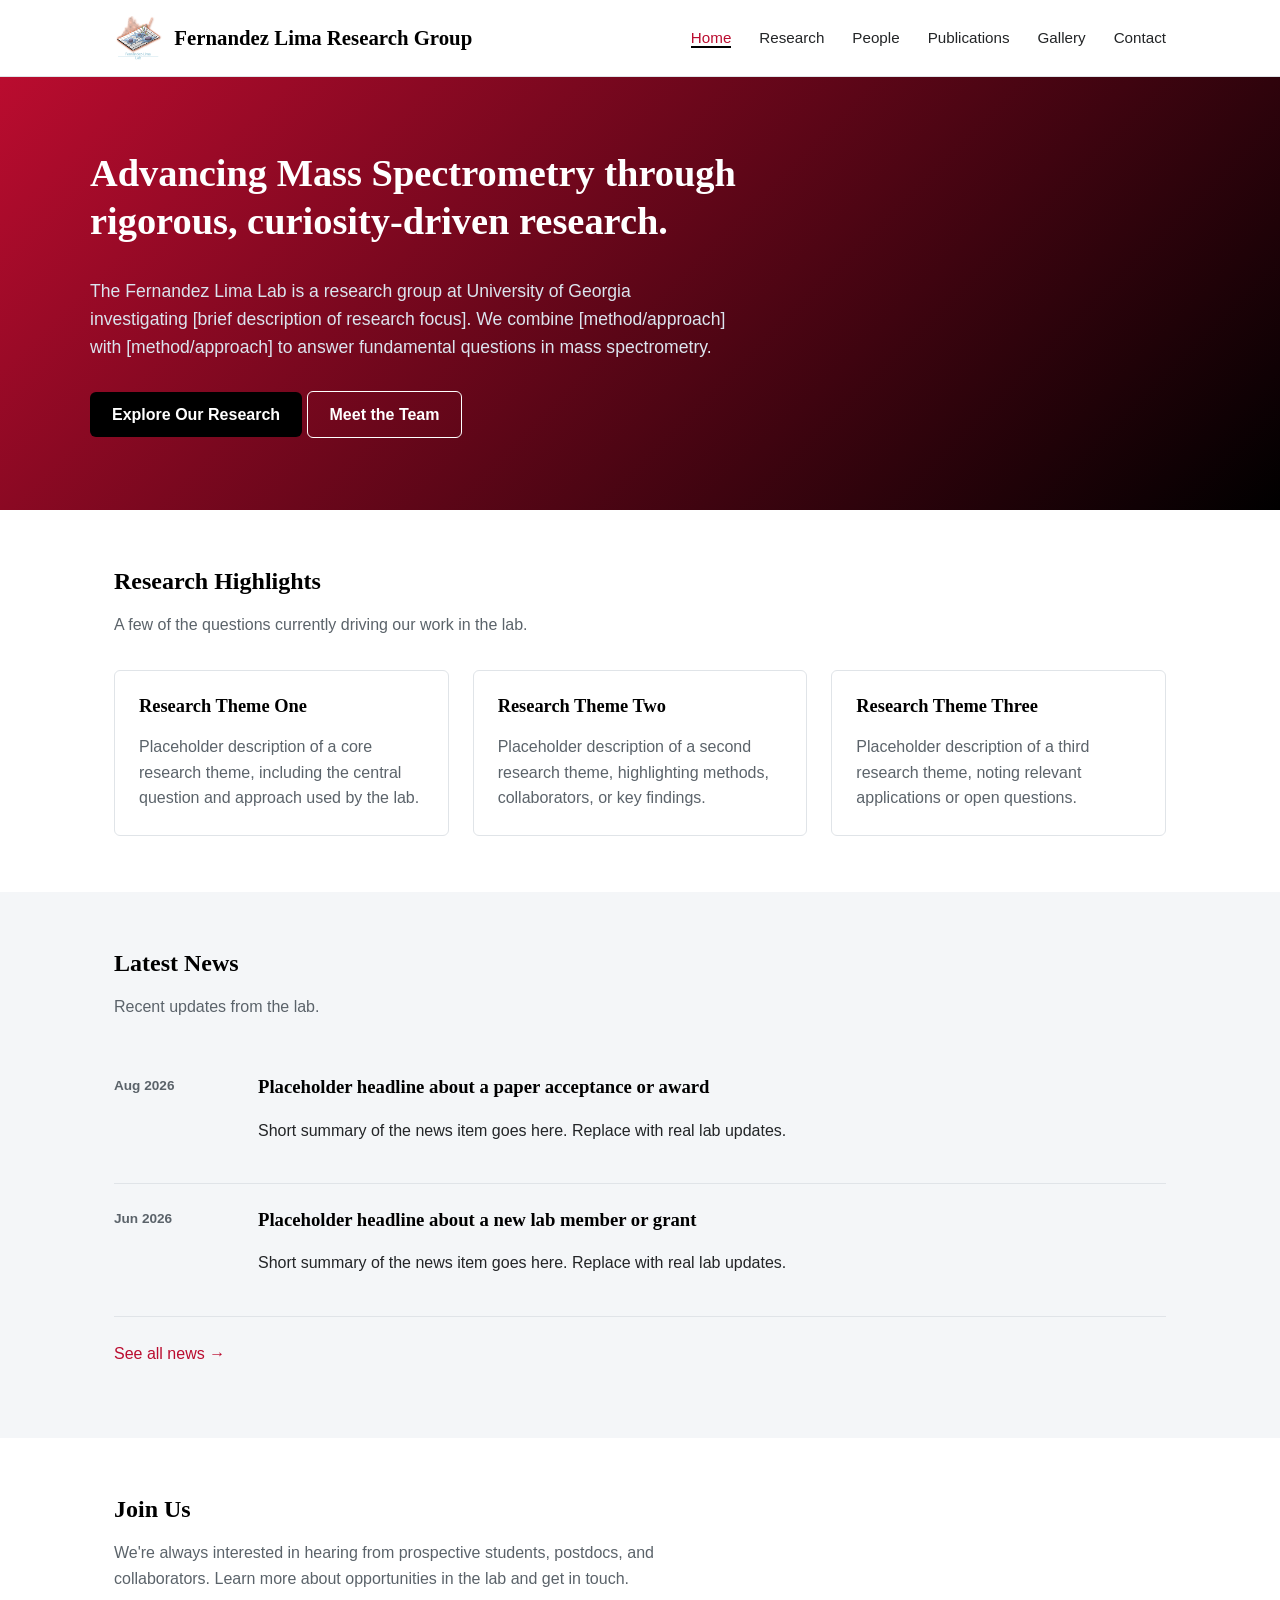
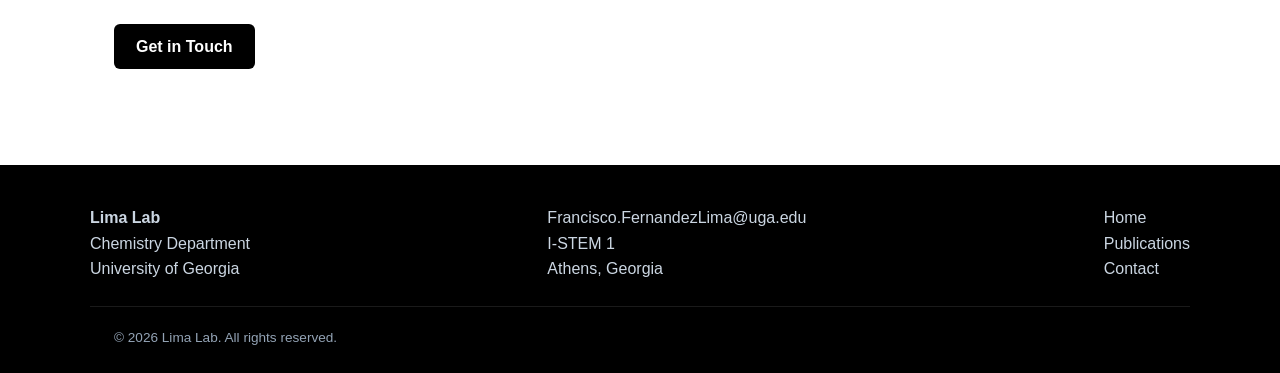
<file: index.html>
<!DOCTYPE html>
<html lang="en">
<head>
  <meta charset="UTF-8" />
  <meta name="viewport" content="width=device-width, initial-scale=1.0" />
  <title>Fernandez-Lima Research Lab — Home</title>
  <meta name="description" content="The Fernandez Lima Lab is a research group advancing Mass Spectrometry. Explore our research, people, publications, and news." />
  <link rel="stylesheet" href="css/style.css" />
</head>
<body>

  <header class="site-header">
    <div class="nav-wrap">
      <a href="index.html" class="brand">
        <img src="images/logowebsite_image.png" alt="Fernández-Lima Lab logo" class="brand-mark" />
      Fernandez Lima Research Group
    </a>
      <button class="nav-toggle" aria-label="Toggle navigation" aria-expanded="false">
        <span class="nav-toggle-bar"></span>
        <span class="nav-toggle-bar"></span>
        <span class="nav-toggle-bar"></span>
      </button>
      <nav class="main-nav">
        <ul>
          <li><a href="index.html" class="active">Home</a></li>
          <li><a href="research.html">Research</a></li>
          <li><a href="people.html">People</a></li>
          <li><a href="publications.html">Publications</a></li>
          <li><a href="gallery.html">Gallery</a></li>
          <li><a href="contact.html">Contact</a></li>
        </ul>
      </nav>
    </div>
  </header>

  <section class="hero">
    <div class="hero-inner">
      <h1>Advancing Mass Spectrometry through rigorous, curiosity-driven research.</h1>
      <p>
        The Fernandez Lima Lab is a research group at University of Georgia investigating [brief description
        of research focus]. We combine [method/approach] with [method/approach] to answer
        fundamental questions in mass spectrometry.
      </p>
      <a href="research.html" class="btn">Explore Our Research</a>
      <a href="people.html" class="btn btn-outline">Meet the Team</a>
    </div>
  </section>

  <section>
    <div class="container">
      <h2 class="section-title">Research Highlights</h2>
      <p class="section-lede">A few of the questions currently driving our work in the lab.</p>
      <div class="grid grid-3">
        <div class="card">
          <h3>Research Theme One</h3>
          <p>Placeholder description of a core research theme, including the central question and approach used by the lab.</p>
        </div>
        <div class="card">
          <h3>Research Theme Two</h3>
          <p>Placeholder description of a second research theme, highlighting methods, collaborators, or key findings.</p>
        </div>
        <div class="card">
          <h3>Research Theme Three</h3>
          <p>Placeholder description of a third research theme, noting relevant applications or open questions.</p>
        </div>
      </div>
    </div>
  </section>

  <section class="alt">
    <div class="container">
      <h2 class="section-title">Latest News</h2>
      <p class="section-lede">Recent updates from the lab.</p>
      <div class="news-item">
        <span class="news-date">Aug 2026</span>
        <div>
          <h3>Placeholder headline about a paper acceptance or award</h3>
          <p>Short summary of the news item goes here. Replace with real lab updates.</p>
        </div>
      </div>
      <div class="news-item">
        <span class="news-date">Jun 2026</span>
        <div>
          <h3>Placeholder headline about a new lab member or grant</h3>
          <p>Short summary of the news item goes here. Replace with real lab updates.</p>
        </div>
      </div>
      <p style="margin-top: 24px;"><a href="news.html">See all news &rarr;</a></p>
    </div>
  </section>

  <section>
    <div class="container">
      <h2 class="section-title">Join Us</h2>
      <p class="section-lede">
        We're always interested in hearing from prospective students, postdocs, and
        collaborators. Learn more about opportunities in the lab and get in touch.
      </p>
      <a href="contact.html" class="btn">Get in Touch</a>
    </div>
  </section>

  <footer class="site-footer">
    <div class="footer-inner">
      <div>
        <strong>Lima Lab</strong><br />
        Chemistry Department<br />
        University of Georgia
      </div>
      <div>
        <a href="mailto:Francisco.FernandezLima@uga.edu">Francisco.FernandezLima@uga.edu</a><br />
        I-STEM 1<br />
        Athens, Georgia
      </div>
      <div>
        <a href="index.html">Home</a><br />
        <a href="publications.html">Publications</a><br />
        <a href="contact.html">Contact</a>
      </div>
    </div>
    <div class="footer-bottom container">
      &copy; 2026 Lima Lab. All rights reserved.
    </div>
  </footer>

  <script src="js/main.js"></script>
</body>
</html>
</file>
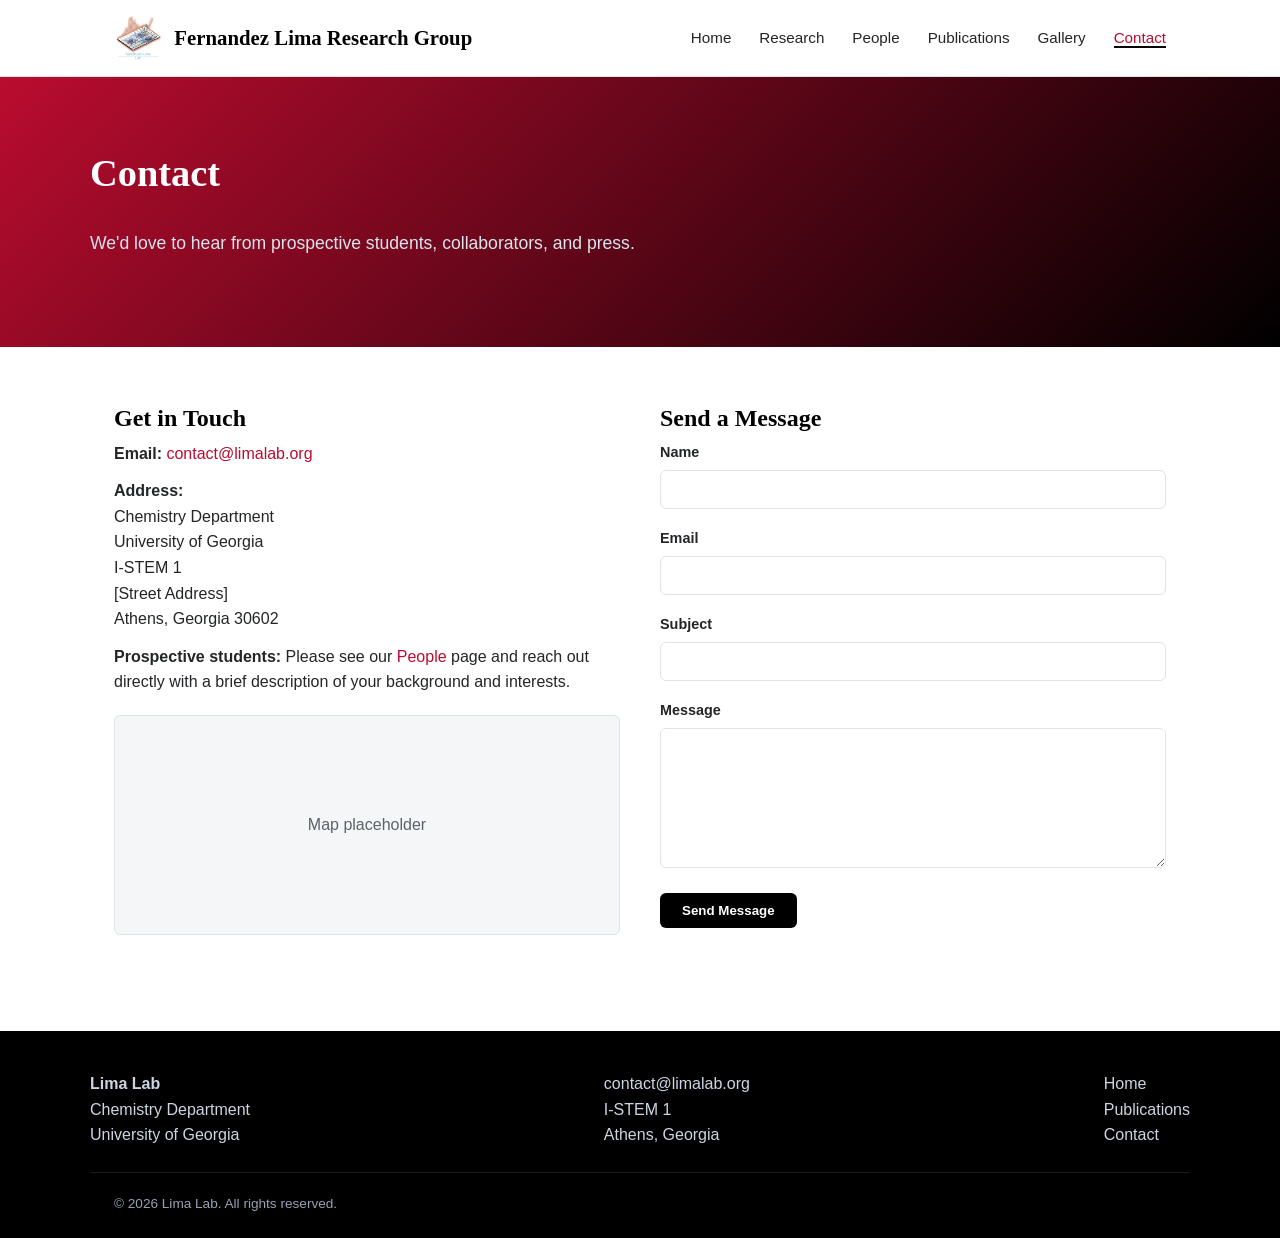
<file: contact.html>
<!DOCTYPE html>
<html lang="en">
<head>
  <meta charset="UTF-8" />
  <meta name="viewport" content="width=device-width, initial-scale=1.0" />
  <title>Contact — Lima Lab</title>
  <meta name="description" content="Get in touch with Lima Lab." />
  <link rel="stylesheet" href="css/style.css" />
</head>
<body>

  <header class="site-header">
    <div class="nav-wrap">
      <a href="index.html" class="brand">
        <img src="images/logowebsite_image.png" alt="Fernández-Lima Lab logo" class="brand-mark" />
        Fernandez Lima Research Group
      </a>
      <button class="nav-toggle" aria-label="Toggle navigation" aria-expanded="false">
        <span class="nav-toggle-bar"></span>
        <span class="nav-toggle-bar"></span>
        <span class="nav-toggle-bar"></span>
      </button>
      <nav class="main-nav">
        <ul>
          <li><a href="index.html">Home</a></li>
          <li><a href="research.html">Research</a></li>
          <li><a href="people.html">People</a></li>
          <li><a href="publications.html">Publications</a></li>
          <li><a href="gallery.html">Gallery</a></li>
          <li><a href="contact.html" class="active">Contact</a></li>
        </ul>
      </nav>
    </div>
  </header>

  <section class="hero">
    <div class="hero-inner">
      <h1>Contact</h1>
      <p>We'd love to hear from prospective students, collaborators, and press.</p>
    </div>
  </section>

  <section>
    <div class="container">
      <div class="contact-grid">
        <div class="contact-info">
          <h2 class="section-title">Get in Touch</h2>
          <p><strong>Email:</strong> <a href="mailto:contact@limalab.org">contact@limalab.org</a></p>
          <p><strong>Address:</strong><br />
            Chemistry Department<br />
            University of Georgia<br />
            I-STEM 1<br />
            [Street Address]<br />
            Athens, Georgia 30602
          </p>
          <p><strong>Prospective students:</strong> Please see our <a href="people.html">People</a> page and
            reach out directly with a brief description of your background and interests.</p>
          <div class="map-placeholder">Map placeholder</div>
        </div>

        <form class="contact-form">
          <h2 class="section-title">Send a Message</h2>
          <label for="name">Name</label>
          <input type="text" id="name" name="name" required />

          <label for="email">Email</label>
          <input type="email" id="email" name="email" required />

          <label for="subject">Subject</label>
          <input type="text" id="subject" name="subject" />

          <label for="message">Message</label>
          <textarea id="message" name="message" required></textarea>

          <button type="submit" class="btn">Send Message</button>
        </form>
      </div>
    </div>
  </section>

  <footer class="site-footer">
    <div class="footer-inner">
      <div>
        <strong>Lima Lab</strong><br />
        Chemistry Department<br />
        University of Georgia
      </div>
      <div>
        <a href="mailto:contact@limalab.org">contact@limalab.org</a><br />
        I-STEM 1<br />
        Athens, Georgia
      </div>
      <div>
        <a href="index.html">Home</a><br />
        <a href="publications.html">Publications</a><br />
        <a href="contact.html">Contact</a>
      </div>
    </div>
    <div class="footer-bottom container">
      &copy; 2026 Lima Lab. All rights reserved.
    </div>
  </footer>

  <script src="js/main.js"></script>
</body>
</html>
</file>
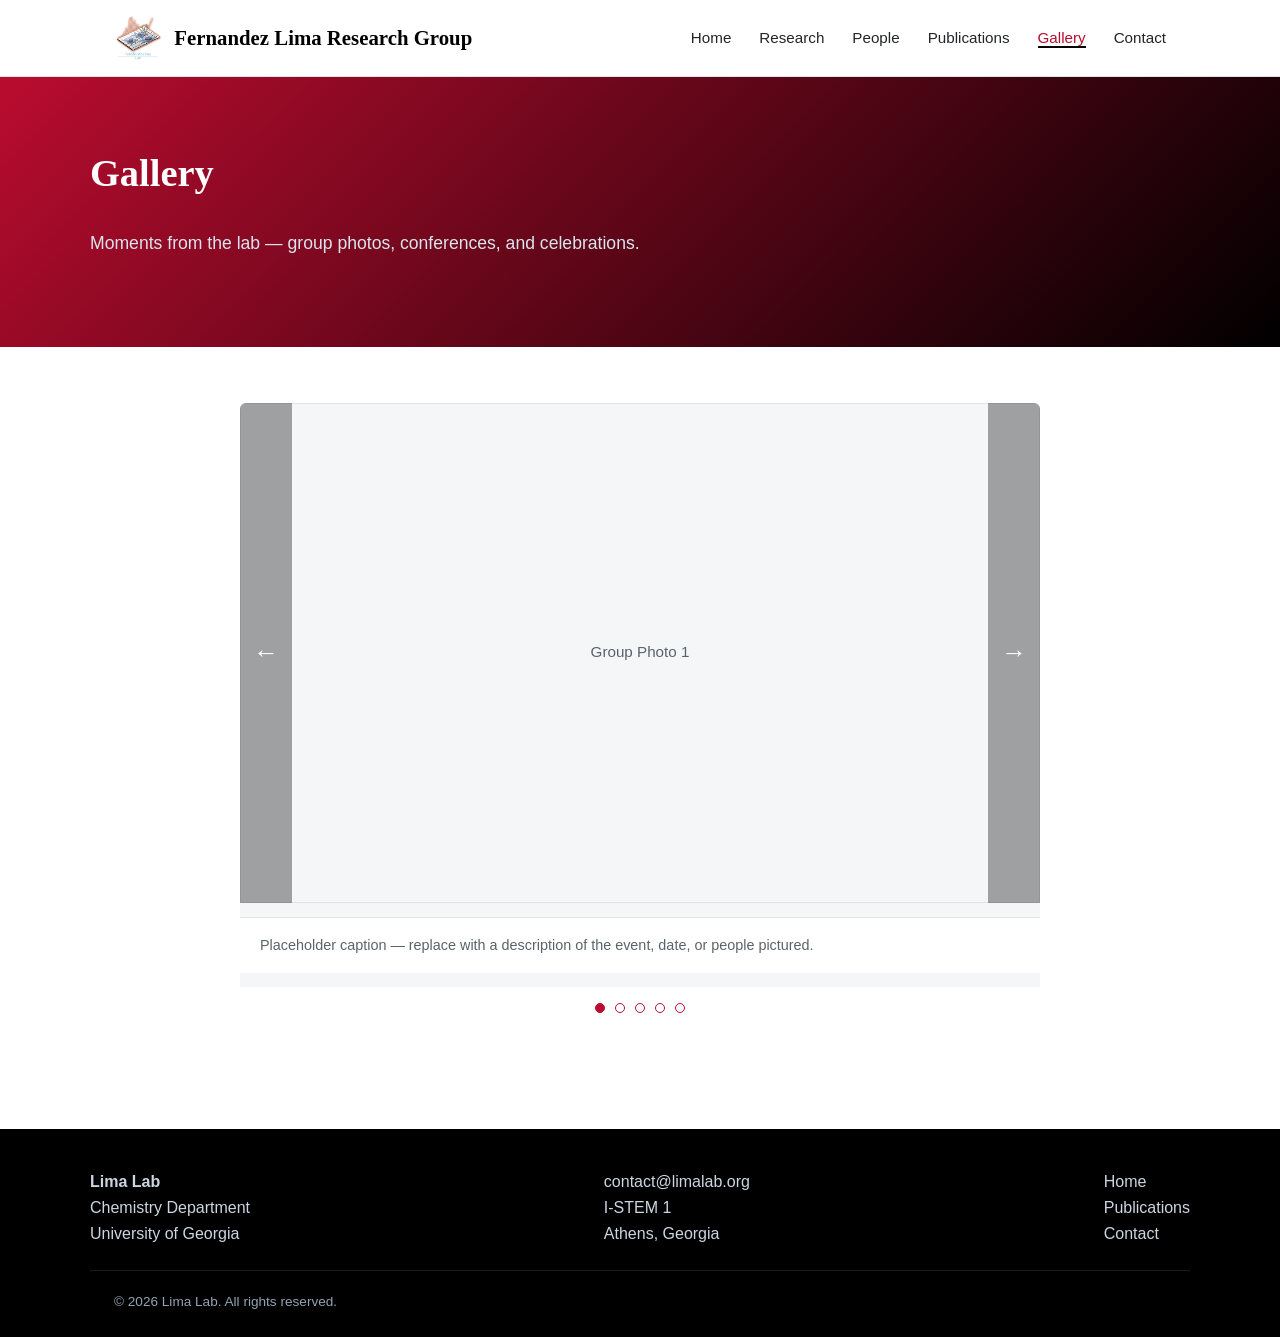
<file: gallery.html>
<!DOCTYPE html>
<html lang="en">
<head>
  <meta charset="UTF-8" />
  <meta name="viewport" content="width=device-width, initial-scale=1.0" />
  <title>Gallery — Lima Lab</title>
  <meta name="description" content="Photos of the Fernández-Lima Lab group at University of Georgia." />
  <link rel="stylesheet" href="css/style.css" />
</head>
<body>

  <header class="site-header">
    <div class="nav-wrap">
      <a href="index.html" class="brand">
        <img src="images/logowebsite_image.png" alt="Fernández-Lima Lab logo" class="brand-mark" />
      Fernandez Lima Research Group
    </a>
      <button class="nav-toggle" aria-label="Toggle navigation" aria-expanded="false">
        <span class="nav-toggle-bar"></span>
        <span class="nav-toggle-bar"></span>
        <span class="nav-toggle-bar"></span>
      </button>
      <nav class="main-nav">
        <ul>
          <li><a href="index.html">Home</a></li>
          <li><a href="research.html">Research</a></li>
          <li><a href="people.html">People</a></li>
          <li><a href="publications.html">Publications</a></li>
          <li><a href="gallery.html" class="active">Gallery</a></li>
          <li><a href="contact.html">Contact</a></li>
        </ul>
      </nav>
    </div>
  </header>

  <section class="hero">
    <div class="hero-inner">
      <h1>Gallery</h1>
      <p>Moments from the lab — group photos, conferences, and celebrations.</p>
    </div>
  </section>

  <section>
    <div class="container">
      <div class="carousel">
        <div class="carousel-viewport">
          <div class="carousel-track">
            <div class="carousel-slide">
              <div class="gallery-placeholder">Group Photo 1</div>
            </div>
            <div class="carousel-slide">
              <div class="gallery-placeholder">Group Photo 2</div>
            </div>
            <div class="carousel-slide">
              <div class="gallery-placeholder">Group Photo 3</div>
            </div>
            <div class="carousel-slide">
              <div class="gallery-placeholder">Group Photo 4</div>
            </div>
            <div class="carousel-slide">
              <div class="gallery-placeholder">Group Photo 5</div>
            </div>
          </div>
          <button class="carousel-btn carousel-prev" aria-label="Previous photo">&#8592;</button>
          <button class="carousel-btn carousel-next" aria-label="Next photo">&#8594;</button>
        </div>
        <p class="carousel-caption">Placeholder caption — replace with a description of the event, date, or people pictured.</p>
        <div class="carousel-dots">
          <button class="carousel-dot" data-index="0" aria-label="Go to photo 1"></button>
          <button class="carousel-dot" data-index="1" aria-label="Go to photo 2"></button>
          <button class="carousel-dot" data-index="2" aria-label="Go to photo 3"></button>
          <button class="carousel-dot" data-index="3" aria-label="Go to photo 4"></button>
          <button class="carousel-dot" data-index="4" aria-label="Go to photo 5"></button>
        </div>
      </div>
    </div>
  </section>

  <footer class="site-footer">
    <div class="footer-inner">
      <div>
        <strong>Lima Lab</strong><br />
        Chemistry Department<br />
        University of Georgia
      </div>
      <div>
        <a href="mailto:contact@limalab.org">contact@limalab.org</a><br />
        I-STEM 1<br />
        Athens, Georgia
      </div>
      <div>
        <a href="index.html">Home</a><br />
        <a href="publications.html">Publications</a><br />
        <a href="contact.html">Contact</a>
      </div>
    </div>
    <div class="footer-bottom container">
      &copy; 2026 Lima Lab. All rights reserved.
    </div>
  </footer>

  <script src="js/main.js"></script>
</body>
</html>
</file>
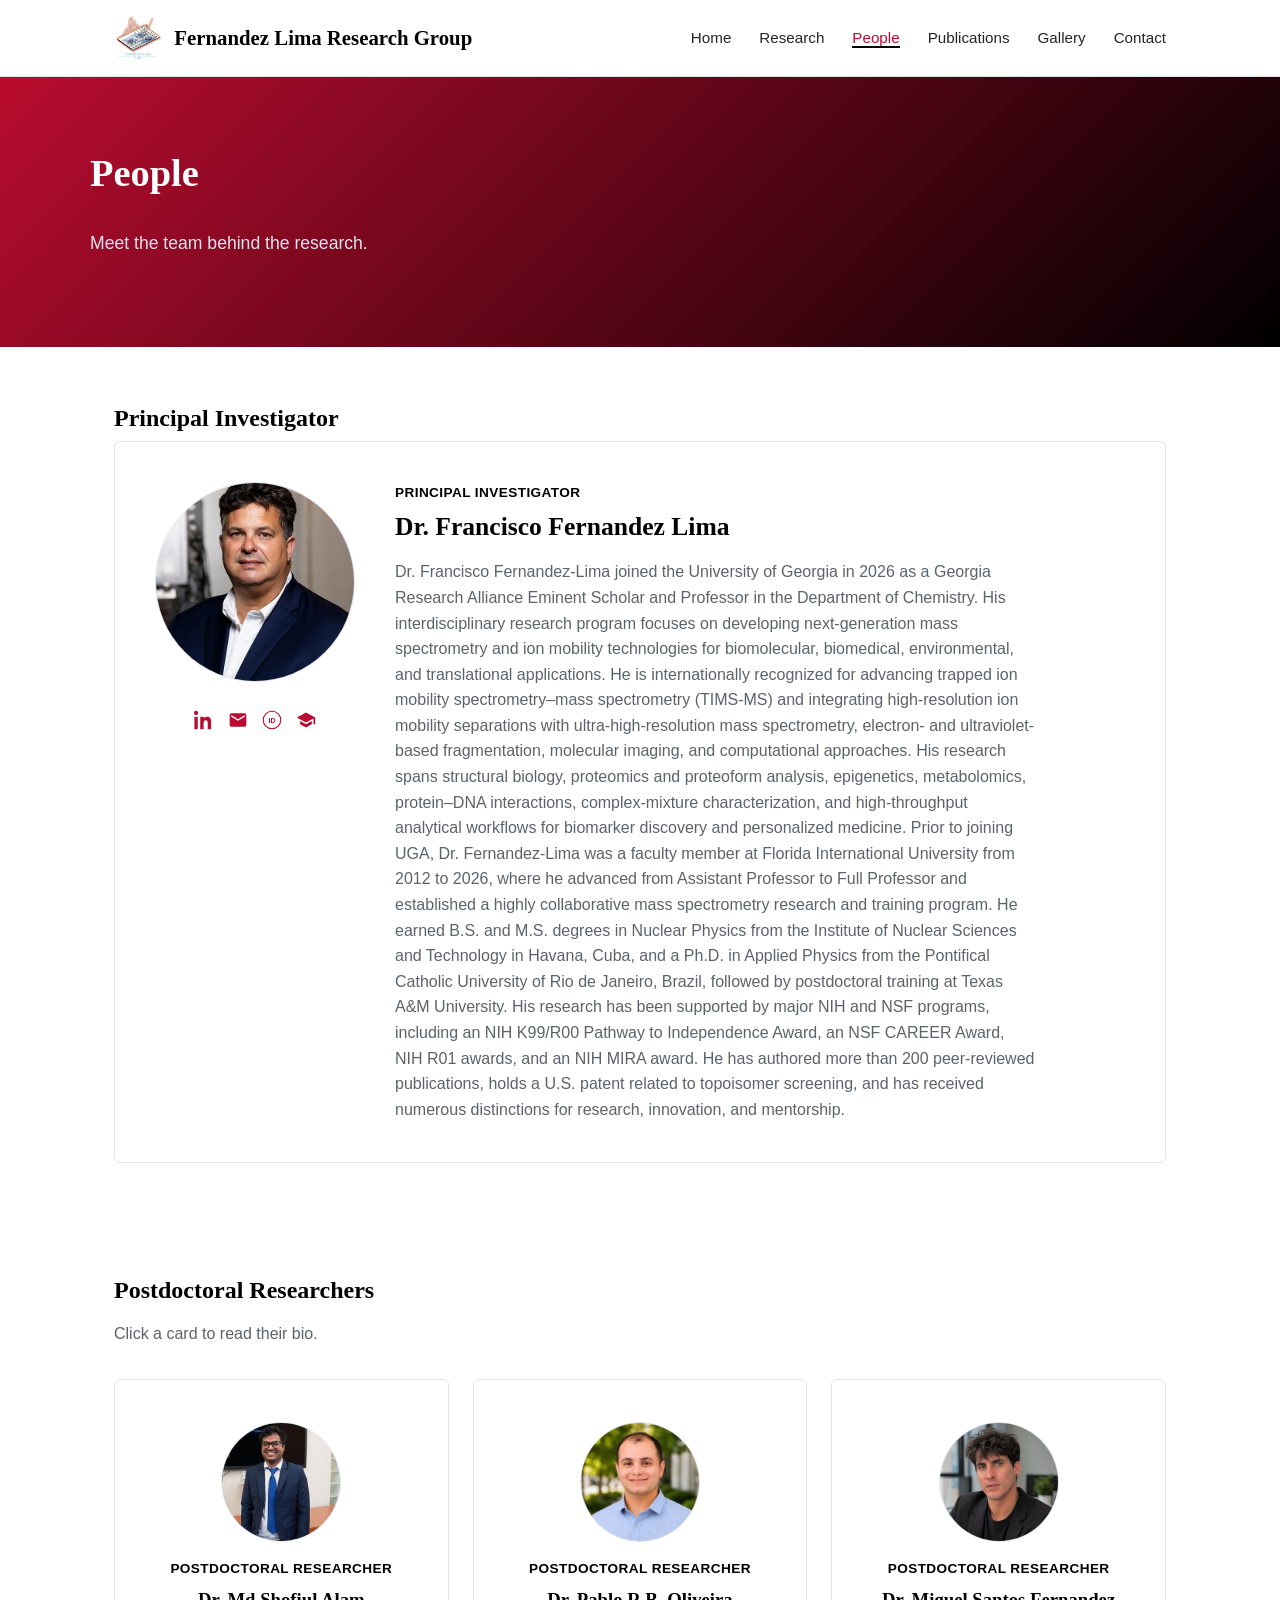
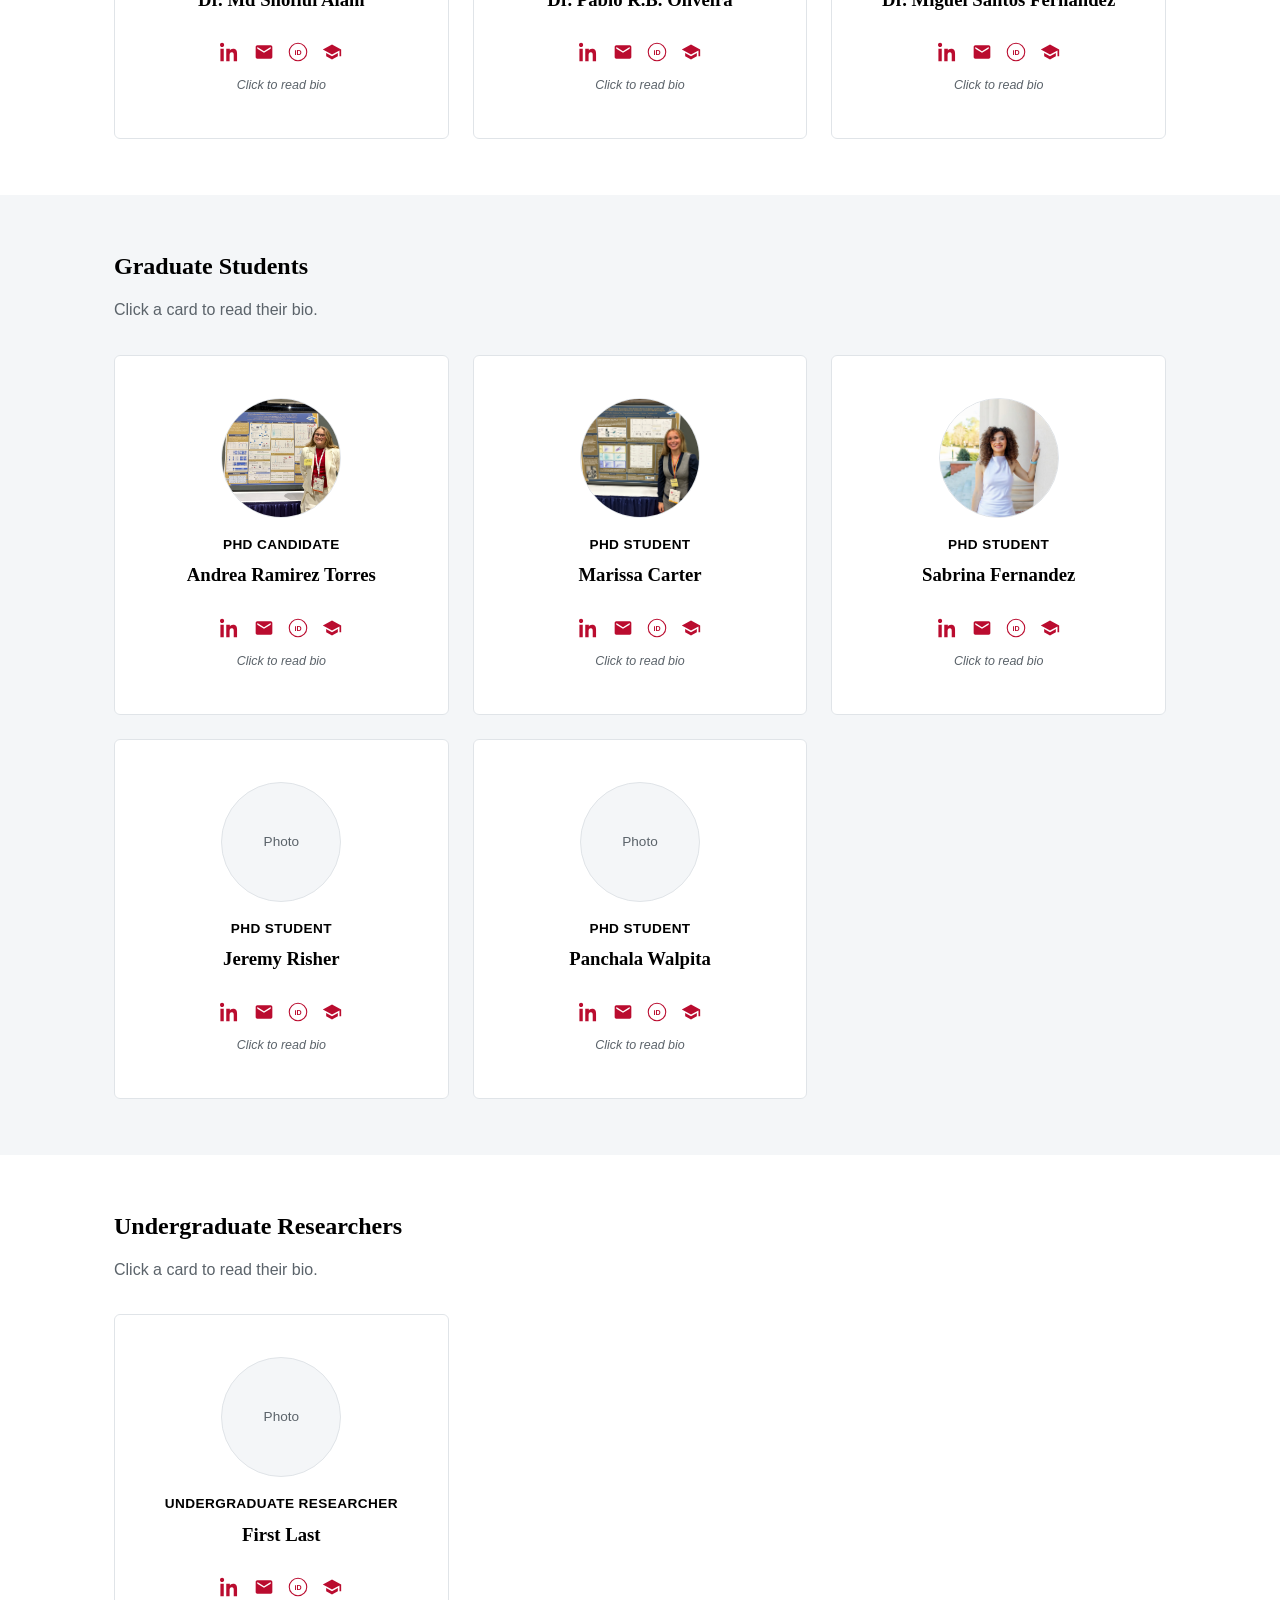
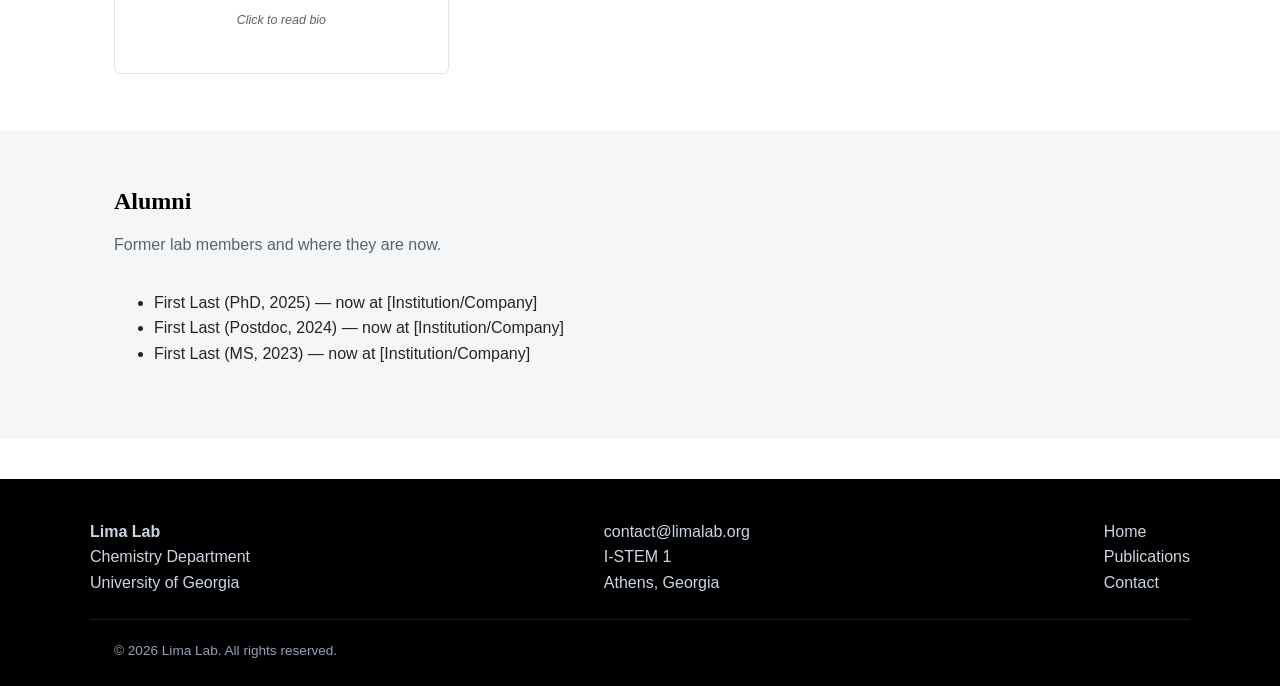
<file: people.html>
<!DOCTYPE html>
<html lang="en">
<head>
  <meta charset="UTF-8" />
  <meta name="viewport" content="width=device-width, initial-scale=1.0" />
  <title>People — Lima Lab</title>
  <meta name="description" content="Meet the members of Lima Lab, including the principal investigator, students, postdocs, and alumni." />
  <link rel="stylesheet" href="css/style.css" />
</head>
<body>

  <header class="site-header">
    <div class="nav-wrap">
      <a href="index.html" class="brand">
        <img src="images/logowebsite_image.png" alt="Fernández-Lima Lab logo" class="brand-mark" />
        Fernandez Lima Research Group
      </a>
      <button class="nav-toggle" aria-label="Toggle navigation" aria-expanded="false">
        <span class="nav-toggle-bar"></span>
        <span class="nav-toggle-bar"></span>
        <span class="nav-toggle-bar"></span>
      </button>
      <nav class="main-nav">
        <ul>
          <li><a href="index.html">Home</a></li>
          <li><a href="research.html">Research</a></li>
          <li><a href="people.html" class="active">People</a></li>
          <li><a href="publications.html">Publications</a></li>
          <li><a href="gallery.html">Gallery</a></li>
          <li><a href="contact.html">Contact</a></li>
        </ul>
      </nav>
    </div>
  </header>

  <section class="hero">
    <div class="hero-inner">
      <h1>People</h1>
      <p>Meet the team behind the research.&nbsp; &nbsp; &nbsp;&nbsp;</p>
    </div>
  </section>

  <section>
    <div class="container">
      <h2 class="section-title">Principal Investigator</h2>
      <div class="card person-card person-pi">
        <div class="person-pi-media">
          <img src="images/People/Principal Investigator/FFL_Headshot copy.jpg" alt="Dr. Francisco Fernandez Lima" class="avatar-photo" />
          <div class="contact-links">
            <a class="social-link" title="LinkedIn" href="https://www.linkedin.com/in/francisco-fernandez-lima-b16b029/" target="_blank" rel="noopener" aria-label="Dr.Lima's LinkedIn profile"><svg class="social-icon" viewBox="0 0 24 24" aria-hidden="true"><path d="M4.98 3.5C4.98 4.88 3.87 6 2.5 6S0 4.88 0 3.5 1.12 1 2.5 1 4.98 2.12 4.98 3.5zM.5 8h4V23h-4V8zm7.5 0h3.83v2.05h.05c.53-1 1.84-2.05 3.79-2.05 4.05 0 4.8 2.67 4.8 6.14V23h-4v-6.9c0-1.65-.03-3.77-2.3-3.77-2.31 0-2.66 1.8-2.66 3.66V23h-4V8z"/></svg></a>
            <a class="social-link" title="Francisco.FernandezLima@uga.edu" href="mailto:Francisco.FernandezLima@uga.edu" aria-label="Email Dr. Fernandez Lima"><svg class="social-icon" viewBox="0 0 24 24" aria-hidden="true"><path d="M20 4H4c-1.1 0-1.99.9-1.99 2L2 18c0 1.1.9 2 2 2h16c1.1 0 2-.9 2-2V6c0-1.1-.9-2-2-2zm0 4-8 5-8-5V6l8 5 8-5v2z"/></svg></a>
            <a class="social-link" title="ORCID" href="https://orcid.org/0000-0002-1283-4390" target="_blank" rel="noopener" aria-label="Dr. Fernandez Lima's ORCID profile"><svg class="social-icon" viewBox="0 0 24 24" aria-hidden="true"><circle cx="12" cy="12" r="10.5" fill="none" stroke="currentColor" stroke-width="1.3"/><text x="12" y="15.8" font-size="8.5" font-weight="700" text-anchor="middle" fill="currentColor" font-family="Arial, Helvetica, sans-serif">iD</text></svg></a>
            <a class="social-link" title="Google Scholar" href="https://scholar.google.com/citations?user=qDzVEjcAAAAJ&hl=en" target="_blank" rel="noopener" aria-label="Dr. Fernandez Lima's Google Scholar profile"><svg class="social-icon" viewBox="0 0 24 24" aria-hidden="true"><path d="M12 3 1 9l11 6 9-4.91V17h2V9L12 3zM5 13.18v4L12 21l7-3.82v-4L12 17l-7-3.82z"/></svg></a>
          </div>
        </div>
        <div>
          <div class="person-role">Principal Investigator</div>
          <h3>Dr. Francisco Fernandez Lima</h3>
          <p>Dr. Francisco Fernandez-Lima joined the University of Georgia in 2026 as a Georgia Research Alliance Eminent Scholar and Professor in the Department of Chemistry. His interdisciplinary research program focuses on developing next-generation mass spectrometry and ion mobility technologies for biomolecular, biomedical, environmental, and translational applications. He is internationally recognized for advancing trapped ion mobility spectrometry–mass spectrometry (TIMS-MS) and integrating high-resolution ion mobility separations with ultra-high-resolution mass spectrometry, electron- and ultraviolet-based fragmentation, molecular imaging, and computational approaches. His research spans structural biology, proteomics and proteoform analysis, epigenetics, metabolomics, protein–DNA interactions, complex-mixture characterization, and high-throughput analytical workflows for biomarker discovery and personalized medicine. Prior to joining UGA, Dr. Fernandez-Lima was a faculty member at Florida International University from 2012 to 2026, where he advanced from Assistant Professor to Full Professor and established a highly collaborative mass spectrometry research and training program. He earned B.S. and M.S. degrees in Nuclear Physics from the Institute of Nuclear Sciences and Technology in Havana, Cuba, and a Ph.D. in Applied Physics from the Pontifical Catholic University of Rio de Janeiro, Brazil, followed by postdoctoral training at Texas A&M University. His research has been supported by major NIH and NSF programs, including an NIH K99/R00 Pathway to Independence Award, an NSF CAREER Award, NIH R01 awards, and an NIH MIRA award. He has authored more than 200 peer-reviewed publications, holds a U.S. patent related to topoisomer screening, and has received numerous distinctions for research, innovation, and mentorship.

 </p>
        </div>
      </div>
    </div>
  </section>
      
  <section>
    <div class="container">
      <h2 class="section-title">Postdoctoral Researchers</h2>
      <p class="section-lede">Click a card to read their bio.</p>
      <div class="grid grid-3">
        <div class="flip-card">
          <div class="flip-card-inner">
            <div class="flip-card-front">
              <img src="images/People/Post-Doctoral Researchers/Md_Shofiul_Alam.jpg" alt="Dr. Md Shofiul Alam" class="avatar-photo" />
              <div class="person-role">Postdoctoral Researcher</div>
              <h3>Dr. Md Shofiul Alam</h3>
              <div class="contact-links">
                <a class="social-link" title="LinkedIn" href="https://www.linkedin.com/in/md-shofiul-alam-phd-biophysics/" target="_blank" rel="noopener" aria-label="Dr. Md Shofiul Alam's LinkedIn profile"><svg class="social-icon" viewBox="0 0 24 24" aria-hidden="true"><path d="M4.98 3.5C4.98 4.88 3.87 6 2.5 6S0 4.88 0 3.5 1.12 1 2.5 1 4.98 2.12 4.98 3.5zM.5 8h4V23h-4V8zm7.5 0h3.83v2.05h.05c.53-1 1.84-2.05 3.79-2.05 4.05 0 4.8 2.67 4.8 6.14V23h-4v-6.9c0-1.65-.03-3.77-2.3-3.77-2.31 0-2.66 1.8-2.66 3.66V23h-4V8z"/></svg></a>
                <a class="social-link" title="MdShofiul.Alam@uga.edu" href="mailto:MdShofiul.Alam@uga.edu" aria-label="Email Dr. Md Shofiul Alam"><svg class="social-icon" viewBox="0 0 24 24" aria-hidden="true"><path d="M20 4H4c-1.1 0-1.99.9-1.99 2L2 18c0 1.1.9 2 2 2h16c1.1 0 2-.9 2-2V6c0-1.1-.9-2-2-2zm0 4-8 5-8-5V6l8 5 8-5v2z"/></svg></a>
                <a class="social-link" title="ORCID" href="#" target="_blank" rel="noopener" aria-label="Dr. Md Shofiul Alam's ORCID profile"><svg class="social-icon" viewBox="0 0 24 24" aria-hidden="true"><circle cx="12" cy="12" r="10.5" fill="none" stroke="currentColor" stroke-width="1.3"/><text x="12" y="15.8" font-size="8.5" font-weight="700" text-anchor="middle" fill="currentColor" font-family="Arial, Helvetica, sans-serif">iD</text></svg></a>
                <a class="social-link" title="Google Scholar" href="#" target="_blank" rel="noopener" aria-label="Dr. Md Shofiul Alam's Google Scholar profile"><svg class="social-icon" viewBox="0 0 24 24" aria-hidden="true"><path d="M12 3 1 9l11 6 9-4.91V17h2V9L12 3zM5 13.18v4L12 21l7-3.82v-4L12 17l-7-3.82z"/></svg></a>
              </div>
              <span class="flip-hint">Click to read bio</span>
            </div>
            <div class="flip-card-back">
              <div class="person-role">Postdoctoral Researcher</div>
              <h3>Dr. Md Shofiul Alam</h3>
              <p>I am currently a postdoctoral associate in an advanced mass spectrometry lab at University of Georgia. I have expertise in LC-MS, LC-MS/MS, TIMS-TOF, IMS-MS, FTICR-MS, tandem mass spectrometry, proteomics (top-down, bottom up). Skilled in extraction of Histones for investigating epigenetic modifications (histone post-translational modifications) and histone protein sequencing in various biological samples using both top-down and bottom-up proteomics. As a graduate student I had experience in recombinant protein purification and protein-ligand, protein-protein interactions through many analytical techniques (fluorescence, UV-visible, CD, stopped-flow kinetics, ITC, MS spectrometry) and molecular dynamics.</p>
              <span class="flip-back-hint">Click to flip back</span>
            </div>
          </div>
        </div>
        <div class="flip-card">
          <div class="flip-card-inner">
            <div class="flip-card-front">
              <img src="images/People/Post-Doctoral Researchers/Pablo_R.B._Oliveira_2.jpeg" alt="Dr. Pablo R.B. Oliveira" class="avatar-photo" />
              <div class="person-role">Postdoctoral Researcher</div>
              <h3>Dr. Pablo R.B. Oliveira</h3>
              <div class="contact-links">
                <a class="social-link" title="LinkedIn" href="https://www.linkedin.com/in/pablo-ram%C3%B3n-batista-oliveira-27b17a104/?locale=en" target="_blank" rel="noopener" aria-label="Dr. Pablo R.B. Oliveira's LinkedIn profile"><svg class="social-icon" viewBox="0 0 24 24" aria-hidden="true"><path d="M4.98 3.5C4.98 4.88 3.87 6 2.5 6S0 4.88 0 3.5 1.12 1 2.5 1 4.98 2.12 4.98 3.5zM.5 8h4V23h-4V8zm7.5 0h3.83v2.05h.05c.53-1 1.84-2.05 3.79-2.05 4.05 0 4.8 2.67 4.8 6.14V23h-4v-6.9c0-1.65-.03-3.77-2.3-3.77-2.31 0-2.66 1.8-2.66 3.66V23h-4V8z"/></svg></a>
                <a class="social-link" title="Pablo.BatistaOliveira@uga.edu" href="mailto:Pablo.BatistaOliveira@uga.edu" aria-label="Email Dr. Pablo R.B. Oliveira"><svg class="social-icon" viewBox="0 0 24 24" aria-hidden="true"><path d="M20 4H4c-1.1 0-1.99.9-1.99 2L2 18c0 1.1.9 2 2 2h16c1.1 0 2-.9 2-2V6c0-1.1-.9-2-2-2zm0 4-8 5-8-5V6l8 5 8-5v2z"/></svg></a>
                <a class="social-link" title="ORCID" href="#" target="_blank" rel="noopener" aria-label="Dr. Pablo R.B. Oliveira's ORCID profile"><svg class="social-icon" viewBox="0 0 24 24" aria-hidden="true"><circle cx="12" cy="12" r="10.5" fill="none" stroke="currentColor" stroke-width="1.3"/><text x="12" y="15.8" font-size="8.5" font-weight="700" text-anchor="middle" fill="currentColor" font-family="Arial, Helvetica, sans-serif">iD</text></svg></a>
                <a class="social-link" title="Google Scholar" href="#" target="_blank" rel="noopener" aria-label="Dr. Pablo R.B. Oliveira's Google Scholar profile"><svg class="social-icon" viewBox="0 0 24 24" aria-hidden="true"><path d="M12 3 1 9l11 6 9-4.91V17h2V9L12 3zM5 13.18v4L12 21l7-3.82v-4L12 17l-7-3.82z"/></svg></a>
              </div>
              <span class="flip-hint">Click to read bio</span>
            </div>
            <div class="flip-card-back">
              <div class="person-role">Postdoctoral Researcher</div>
              <h3>Dr. Pablo R.B. Oliveira</h3>
              <p>Dr. Pablo Ramon Batista Oliveira is a physicist specializing in mass spectrometry, with expertise in developing gas-phase, post-ionization structural tools for the analysis of complex mixtures. He is currently a Postdoctoral Research Associate in the Department of Chemistry at the University of Georgia. He earned his Ph.D. in Physical Sciences from the Pontifical Catholic University of Rio de Janeiro in 2022. He also holds an M.S. in Physics from the Brazilian Center for Research in Physics, obtained in 2018, and a B.S. in Physics from the Federal University of Ceará, earned in 2015. His research focuses on the development of innovative tools that provide valuable insights into molecular structures. These tools enable mobility-selected conformation interrogation and facilitate the exploration of conformational changes from solution to the gas phase, offering critical information about energy barriers for conformational rearrangements and their associated time scales.</p>
              <span class="flip-back-hint">Click to flip back</span>
            </div>
          </div>
        </div>
        <div class="flip-card">
          <div class="flip-card-inner">
            <div class="flip-card-front">
              <img src="images/People/Post-Doctoral Researchers/Miguel_Santos_Fernandez.jpeg" alt="Dr. Md Shofiul Alam" class="avatar-photo" />
              <div class="person-role">Postdoctoral Researcher</div>
              <h3>Dr. Miguel Santos Fernandez</h3>
              <div class="contact-links">
                <a class="social-link" title="LinkedIn" href="https://www.linkedin.com/in/msantosf19/" target="_blank" rel="noopener" aria-label="First Last's LinkedIn profile"><svg class="social-icon" viewBox="0 0 24 24" aria-hidden="true"><path d="M4.98 3.5C4.98 4.88 3.87 6 2.5 6S0 4.88 0 3.5 1.12 1 2.5 1 4.98 2.12 4.98 3.5zM.5 8h4V23h-4V8zm7.5 0h3.83v2.05h.05c.53-1 1.84-2.05 3.79-2.05 4.05 0 4.8 2.67 4.8 6.14V23h-4v-6.9c0-1.65-.03-3.77-2.3-3.77-2.31 0-2.66 1.8-2.66 3.66V23h-4V8z"/></svg></a>
                <a class="social-link" title="Miguel.Santos@uga.edu" href="mailto:Miguel.Santos@uga.edu" aria-label="Email First Last"><svg class="social-icon" viewBox="0 0 24 24" aria-hidden="true"><path d="M20 4H4c-1.1 0-1.99.9-1.99 2L2 18c0 1.1.9 2 2 2h16c1.1 0 2-.9 2-2V6c0-1.1-.9-2-2-2zm0 4-8 5-8-5V6l8 5 8-5v2z"/></svg></a>
                <a class="social-link" title="ORCID" href="#" target="_blank" rel="noopener" aria-label="Dr. Miguel Santos Fernandez's ORCID profile"><svg class="social-icon" viewBox="0 0 24 24" aria-hidden="true"><circle cx="12" cy="12" r="10.5" fill="none" stroke="currentColor" stroke-width="1.3"/><text x="12" y="15.8" font-size="8.5" font-weight="700" text-anchor="middle" fill="currentColor" font-family="Arial, Helvetica, sans-serif">iD</text></svg></a>
                <a class="social-link" title="Google Scholar" href="#" target="_blank" rel="noopener" aria-label="Dr. Miguel Santos Fernandez's Google Scholar profile"><svg class="social-icon" viewBox="0 0 24 24" aria-hidden="true"><path d="M12 3 1 9l11 6 9-4.91V17h2V9L12 3zM5 13.18v4L12 21l7-3.82v-4L12 17l-7-3.82z"/></svg></a>
              </div>
              <span class="flip-hint">Click to read bio</span>
            </div>
            <div class="flip-card-back">
              <div class="person-role">Postdoctoral Researcher</div>
              <h3>Miguel Santos Fernandez</h3>
              <p>I’m a mass spectrometry scientist with a Ph.D. in Chemistry and experience in proteomics, ion mobility (TIMS, SLIM), HDX/HDbX, and LC-MS/MS method development. My work has centered on building and applying workflows for complex biological samples, with strengths in sample preparation, PTM analysis, structural characterization, noncovalent interactions, quantitative analysis, and instrument optimization. I’m especially interested in analytical science that supports biomarker discovery, translational research, and drug development. Outside the lab, I’m a dedicated independent cinema fan and an enthusiastic photographer.</p>
              <span class="flip-back-hint">Click to flip back</span>
            </div>
          </div>
        </div>
      </div>
    </div>
  </section>

  <section class="alt">
    <div class="container">
      <h2 class="section-title">Graduate Students</h2>
      <p class="section-lede">Click a card to read their bio.</p>
      <div class="grid grid-3">
        <div class="flip-card">
          <div class="flip-card-inner">
            <div class="flip-card-front">
              <img src="images/People/PhD Students/Andrea_Ramirez_Torres.jpeg" alt="Andrea Ramirez Torres" class="avatar-photo" />
              <div class="person-role">PhD Candidate</div>
              <h3>Andrea Ramirez Torres</h3>
              <div class="contact-links">
                <a class="social-link" title="LinkedIn" href="https://www.linkedin.com/in/asrtorr/" target="_blank" rel="noopener" aria-label="Andrea Ramirez Torres's LinkedIn profile"><svg class="social-icon" viewBox="0 0 24 24" aria-hidden="true"><path d="M4.98 3.5C4.98 4.88 3.87 6 2.5 6S0 4.88 0 3.5 1.12 1 2.5 1 4.98 2.12 4.98 3.5zM.5 8h4V23h-4V8zm7.5 0h3.83v2.05h.05c.53-1 1.84-2.05 3.79-2.05 4.05 0 4.8 2.67 4.8 6.14V23h-4v-6.9c0-1.65-.03-3.77-2.3-3.77-2.31 0-2.66 1.8-2.66 3.66V23h-4V8z"/></svg></a>
                <a class="social-link" title="Andrea.RamirezTorres@uga.edu" href="mailto:Andrea.RamirezTorres@uga.edu" aria-label="Email Andrea Ramirez Torres"><svg class="social-icon" viewBox="0 0 24 24" aria-hidden="true"><path d="M20 4H4c-1.1 0-1.99.9-1.99 2L2 18c0 1.1.9 2 2 2h16c1.1 0 2-.9 2-2V6c0-1.1-.9-2-2-2zm0 4-8 5-8-5V6l8 5 8-5v2z"/></svg></a>
                <a class="social-link" title="ORCID" href="https://orcid.org/0000-0002-7729-6693" target="_blank" rel="noopener" aria-label="Andrea Ramirez Torres's ORCID profile"><svg class="social-icon" viewBox="0 0 24 24" aria-hidden="true"><circle cx="12" cy="12" r="10.5" fill="none" stroke="currentColor" stroke-width="1.3"/><text x="12" y="15.8" font-size="8.5" font-weight="700" text-anchor="middle" fill="currentColor" font-family="Arial, Helvetica, sans-serif">iD</text></svg></a>
                <a class="social-link" title="Google Scholar" href="#" target="_blank" rel="noopener" aria-label="Andrea Ramirez Torres's Google Scholar profile"><svg class="social-icon" viewBox="0 0 24 24" aria-hidden="true"><path d="M12 3 1 9l11 6 9-4.91V17h2V9L12 3zM5 13.18v4L12 21l7-3.82v-4L12 17l-7-3.82z"/></svg></a>
              </div>
              <span class="flip-hint">Click to read bio</span>
            </div>
            <div class="flip-card-back">
              <div class="person-role">PhD Candidate</div>
              <h3>Andrea Ramirez Torres</h3>
              <p>Placeholder bio describing research focus and year in program.</p>
              <span class="flip-back-hint">Click to flip back</span>
            </div>
          </div>
        </div>
        <div class="flip-card">
          <div class="flip-card-inner">
            <div class="flip-card-front">
              <img src="images/People/PhD Students/Marissa_Carter.jpeg" alt="Marissa Carter" class="avatar-photo" />
              <div class="person-role">PhD Student</div>
              <h3>Marissa Carter</h3>
              <div class="contact-links">
                <a class="social-link" title="LinkedIn" href="https://www.linkedin.com/in/marissa-carter-7667b7251/" target="_blank" rel="noopener" aria-label="Marissa Carter's LinkedIn profile"><svg class="social-icon" viewBox="0 0 24 24" aria-hidden="true"><path d="M4.98 3.5C4.98 4.88 3.87 6 2.5 6S0 4.88 0 3.5 1.12 1 2.5 1 4.98 2.12 4.98 3.5zM.5 8h4V23h-4V8zm7.5 0h3.83v2.05h.05c.53-1 1.84-2.05 3.79-2.05 4.05 0 4.8 2.67 4.8 6.14V23h-4v-6.9c0-1.65-.03-3.77-2.3-3.77-2.31 0-2.66 1.8-2.66 3.66V23h-4V8z"/></svg></a>
                <a class="social-link" title="Marissa.Carter@uga.edu" href="mailto:Marissa.Carter@uga.edu" aria-label="Email Marissa Carter"><svg class="social-icon" viewBox="0 0 24 24" aria-hidden="true"><path d="M20 4H4c-1.1 0-1.99.9-1.99 2L2 18c0 1.1.9 2 2 2h16c1.1 0 2-.9 2-2V6c0-1.1-.9-2-2-2zm0 4-8 5-8-5V6l8 5 8-5v2z"/></svg></a>
                <a class="social-link" title="ORCID" href="https://orcid.org/0009-0006-1285-5729" target="_blank" rel="noopener" aria-label="Marissa Carter's ORCID profile"><svg class="social-icon" viewBox="0 0 24 24" aria-hidden="true"><circle cx="12" cy="12" r="10.5" fill="none" stroke="currentColor" stroke-width="1.3"/><text x="12" y="15.8" font-size="8.5" font-weight="700" text-anchor="middle" fill="currentColor" font-family="Arial, Helvetica, sans-serif">iD</text></svg></a>
                <a class="social-link" title="Google Scholar" href="#" target="_blank" rel="noopener" aria-label="Marissa Carter's Google Scholar profile"><svg class="social-icon" viewBox="0 0 24 24" aria-hidden="true"><path d="M12 3 1 9l11 6 9-4.91V17h2V9L12 3zM5 13.18v4L12 21l7-3.82v-4L12 17l-7-3.82z"/></svg></a>
              </div>
              <span class="flip-hint">Click to read bio</span>
            </div>
            <div class="flip-card-back">
              <div class="person-role">PhD Student</div>
              <h3>Marissa Carter</h3>
              <p>Placeholder bio describing research focus and year in program.</p>
              <span class="flip-back-hint">Click to flip back</span>
            </div>
          </div>
        </div>
        <div class="flip-card">
          <div class="flip-card-inner">
            <div class="flip-card-front">
              <img src="images/People/PhD Students/Sabrina_Fernandez.jpeg" alt="Sabrina Fernandez" class="avatar-photo" />
              <div class="person-role">PhD Student</div>
              <h3>Sabrina Fernandez</h3>
              <div class="contact-links">
                <a class="social-link" title="LinkedIn" href="#" target="_blank" rel="noopener" aria-label="First Last's LinkedIn profile"><svg class="social-icon" viewBox="0 0 24 24" aria-hidden="true"><path d="M4.98 3.5C4.98 4.88 3.87 6 2.5 6S0 4.88 0 3.5 1.12 1 2.5 1 4.98 2.12 4.98 3.5zM.5 8h4V23h-4V8zm7.5 0h3.83v2.05h.05c.53-1 1.84-2.05 3.79-2.05 4.05 0 4.8 2.67 4.8 6.14V23h-4v-6.9c0-1.65-.03-3.77-2.3-3.77-2.31 0-2.66 1.8-2.66 3.66V23h-4V8z"/></svg></a>
                <a class="social-link" title="email@uga.edu" href="mailto:email@uga.edu" aria-label="Email First Last"><svg class="social-icon" viewBox="0 0 24 24" aria-hidden="true"><path d="M20 4H4c-1.1 0-1.99.9-1.99 2L2 18c0 1.1.9 2 2 2h16c1.1 0 2-.9 2-2V6c0-1.1-.9-2-2-2zm0 4-8 5-8-5V6l8 5 8-5v2z"/></svg></a>
                <a class="social-link" title="ORCID" href="#" target="_blank" rel="noopener" aria-label="Sabrina Fernandez's ORCID profile"><svg class="social-icon" viewBox="0 0 24 24" aria-hidden="true"><circle cx="12" cy="12" r="10.5" fill="none" stroke="currentColor" stroke-width="1.3"/><text x="12" y="15.8" font-size="8.5" font-weight="700" text-anchor="middle" fill="currentColor" font-family="Arial, Helvetica, sans-serif">iD</text></svg></a>
                <a class="social-link" title="Google Scholar" href="#" target="_blank" rel="noopener" aria-label="Sabrina Fernandez's Google Scholar profile"><svg class="social-icon" viewBox="0 0 24 24" aria-hidden="true"><path d="M12 3 1 9l11 6 9-4.91V17h2V9L12 3zM5 13.18v4L12 21l7-3.82v-4L12 17l-7-3.82z"/></svg></a>
              </div>
              <span class="flip-hint">Click to read bio</span>
            </div>
            <div class="flip-card-back">
              <div class="person-role">PhD Student</div>
              <h3>Sabrina Fernandez</h3>
              <p>Placeholder bio describing research focus and year in program.</p>
              <span class="flip-back-hint">Click to flip back</span>
            </div>
          </div>
        </div>
        <div class="flip-card">
          <div class="flip-card-inner">
            <div class="flip-card-front">
              <div class="avatar-placeholder">Photo</div>
              <div class="person-role">PhD Student</div>
              <h3>Jeremy Risher</h3>
              <div class="contact-links">
                <a class="social-link" title="LinkedIn" href="#" target="_blank" rel="noopener" aria-label="First Last's LinkedIn profile"><svg class="social-icon" viewBox="0 0 24 24" aria-hidden="true"><path d="M4.98 3.5C4.98 4.88 3.87 6 2.5 6S0 4.88 0 3.5 1.12 1 2.5 1 4.98 2.12 4.98 3.5zM.5 8h4V23h-4V8zm7.5 0h3.83v2.05h.05c.53-1 1.84-2.05 3.79-2.05 4.05 0 4.8 2.67 4.8 6.14V23h-4v-6.9c0-1.65-.03-3.77-2.3-3.77-2.31 0-2.66 1.8-2.66 3.66V23h-4V8z"/></svg></a>
                <a class="social-link" title="email@uga.edu" href="mailto:email@uga.edu" aria-label="Email First Last"><svg class="social-icon" viewBox="0 0 24 24" aria-hidden="true"><path d="M20 4H4c-1.1 0-1.99.9-1.99 2L2 18c0 1.1.9 2 2 2h16c1.1 0 2-.9 2-2V6c0-1.1-.9-2-2-2zm0 4-8 5-8-5V6l8 5 8-5v2z"/></svg></a>
                <a class="social-link" title="ORCID" href="#" target="_blank" rel="noopener" aria-label="Jeremy Risher's ORCID profile"><svg class="social-icon" viewBox="0 0 24 24" aria-hidden="true"><circle cx="12" cy="12" r="10.5" fill="none" stroke="currentColor" stroke-width="1.3"/><text x="12" y="15.8" font-size="8.5" font-weight="700" text-anchor="middle" fill="currentColor" font-family="Arial, Helvetica, sans-serif">iD</text></svg></a>
                <a class="social-link" title="Google Scholar" href="#" target="_blank" rel="noopener" aria-label="Jeremy Risher's Google Scholar profile"><svg class="social-icon" viewBox="0 0 24 24" aria-hidden="true"><path d="M12 3 1 9l11 6 9-4.91V17h2V9L12 3zM5 13.18v4L12 21l7-3.82v-4L12 17l-7-3.82z"/></svg></a>
              </div>
              <span class="flip-hint">Click to read bio</span>
            </div>
            <div class="flip-card-back">
              <div class="person-role">PhD Student</div>
              <h3>First Last</h3>
              <p>Placeholder bio describing research focus and year in program.</p>
              <span class="flip-back-hint">Click to flip back</span>
            </div>
          </div>
        </div>
        <div class="flip-card">
          <div class="flip-card-inner">
            <div class="flip-card-front">
              <div class="avatar-placeholder">Photo</div>
              <div class="person-role">PhD Student</div>
              <h3>Panchala Walpita</h3>
              <div class="contact-links">
                <a class="social-link" title="LinkedIn" href="#" target="_blank" rel="noopener" aria-label="First Last's LinkedIn profile"><svg class="social-icon" viewBox="0 0 24 24" aria-hidden="true"><path d="M4.98 3.5C4.98 4.88 3.87 6 2.5 6S0 4.88 0 3.5 1.12 1 2.5 1 4.98 2.12 4.98 3.5zM.5 8h4V23h-4V8zm7.5 0h3.83v2.05h.05c.53-1 1.84-2.05 3.79-2.05 4.05 0 4.8 2.67 4.8 6.14V23h-4v-6.9c0-1.65-.03-3.77-2.3-3.77-2.31 0-2.66 1.8-2.66 3.66V23h-4V8z"/></svg></a>
                <a class="social-link" title="email@uga.edu" href="mailto:email@uga.edu" aria-label="Email First Last"><svg class="social-icon" viewBox="0 0 24 24" aria-hidden="true"><path d="M20 4H4c-1.1 0-1.99.9-1.99 2L2 18c0 1.1.9 2 2 2h16c1.1 0 2-.9 2-2V6c0-1.1-.9-2-2-2zm0 4-8 5-8-5V6l8 5 8-5v2z"/></svg></a>
                <a class="social-link" title="ORCID" href="#" target="_blank" rel="noopener" aria-label="First Last's ORCID profile"><svg class="social-icon" viewBox="0 0 24 24" aria-hidden="true"><circle cx="12" cy="12" r="10.5" fill="none" stroke="currentColor" stroke-width="1.3"/><text x="12" y="15.8" font-size="8.5" font-weight="700" text-anchor="middle" fill="currentColor" font-family="Arial, Helvetica, sans-serif">iD</text></svg></a>
                <a class="social-link" title="Google Scholar" href="#" target="_blank" rel="noopener" aria-label="First Last's Google Scholar profile"><svg class="social-icon" viewBox="0 0 24 24" aria-hidden="true"><path d="M12 3 1 9l11 6 9-4.91V17h2V9L12 3zM5 13.18v4L12 21l7-3.82v-4L12 17l-7-3.82z"/></svg></a>
              </div>
              <span class="flip-hint">Click to read bio</span>
            </div>
            <div class="flip-card-back">
              <div class="person-role">PhD Student</div>
              <h3>Panchala Walpita</h3>
              <p>Placeholder bio describing research focus and year in program.</p>
              <span class="flip-back-hint">Click to flip back</span>
            </div>
          </div>
        </div>
      </div>
    </div>
  </section>

  <section>
    <div class="container">
      <h2 class="section-title">Undergraduate Researchers</h2>
      <p class="section-lede">Click a card to read their bio.</p>
      <div class="grid grid-3">
        <div class="flip-card">
          <div class="flip-card-inner">
            <div class="flip-card-front">
              <div class="avatar-placeholder">Photo</div>
              <div class="person-role">Undergraduate Researcher</div>
              <h3>First Last</h3>
              <div class="contact-links">
                <a class="social-link" title="LinkedIn" href="#" target="_blank" rel="noopener" aria-label="First Last's LinkedIn profile"><svg class="social-icon" viewBox="0 0 24 24" aria-hidden="true"><path d="M4.98 3.5C4.98 4.88 3.87 6 2.5 6S0 4.88 0 3.5 1.12 1 2.5 1 4.98 2.12 4.98 3.5zM.5 8h4V23h-4V8zm7.5 0h3.83v2.05h.05c.53-1 1.84-2.05 3.79-2.05 4.05 0 4.8 2.67 4.8 6.14V23h-4v-6.9c0-1.65-.03-3.77-2.3-3.77-2.31 0-2.66 1.8-2.66 3.66V23h-4V8z"/></svg></a>
                <a class="social-link" title="email@uga.edu" href="mailto:email@uga.edu" aria-label="Email First Last"><svg class="social-icon" viewBox="0 0 24 24" aria-hidden="true"><path d="M20 4H4c-1.1 0-1.99.9-1.99 2L2 18c0 1.1.9 2 2 2h16c1.1 0 2-.9 2-2V6c0-1.1-.9-2-2-2zm0 4-8 5-8-5V6l8 5 8-5v2z"/></svg></a>
                <a class="social-link" title="ORCID" href="#" target="_blank" rel="noopener" aria-label="First Last's ORCID profile"><svg class="social-icon" viewBox="0 0 24 24" aria-hidden="true"><circle cx="12" cy="12" r="10.5" fill="none" stroke="currentColor" stroke-width="1.3"/><text x="12" y="15.8" font-size="8.5" font-weight="700" text-anchor="middle" fill="currentColor" font-family="Arial, Helvetica, sans-serif">iD</text></svg></a>
                <a class="social-link" title="Google Scholar" href="#" target="_blank" rel="noopener" aria-label="First Last's Google Scholar profile"><svg class="social-icon" viewBox="0 0 24 24" aria-hidden="true"><path d="M12 3 1 9l11 6 9-4.91V17h2V9L12 3zM5 13.18v4L12 21l7-3.82v-4L12 17l-7-3.82z"/></svg></a>
              </div>
              <span class="flip-hint">Click to read bio</span>
            </div>
            <div class="flip-card-back">
              <div class="person-role">Undergraduate Researcher</div>
              <h3>First Last</h3>
              <p>Placeholder bio describing research focus and expected graduation.</p>
              <span class="flip-back-hint">Click to flip back</span>
            </div>
          </div>
        </div>
      </div>
    </div>
  </section>

  <section class="alt">
    <div class="container">
      <h2 class="section-title">Alumni</h2>
      <p class="section-lede">Former lab members and where they are now.</p>
      <ul>
        <li>First Last (PhD, 2025) — now at [Institution/Company]</li>
        <li>First Last (Postdoc, 2024) — now at [Institution/Company]</li>
        <li>First Last (MS, 2023) — now at [Institution/Company]</li>
      </ul>
    </div>
  </section>

  <footer class="site-footer">
    <div class="footer-inner">
      <div>
        <strong>Lima Lab</strong><br />
        Chemistry Department<br />
        University of Georgia
      </div>
      <div>
        <a href="mailto:contact@limalab.org">contact@limalab.org</a><br />
        I-STEM 1<br />
        Athens, Georgia
      </div>
      <div>
        <a href="index.html">Home</a><br />
        <a href="publications.html">Publications</a><br />
        <a href="contact.html">Contact</a>
      </div>
    </div>
    <div class="footer-bottom container">
      &copy; 2026 Lima Lab. All rights reserved.
    </div>
  </footer>

  <script src="js/main.js"></script>
</body>
</html>
</file>
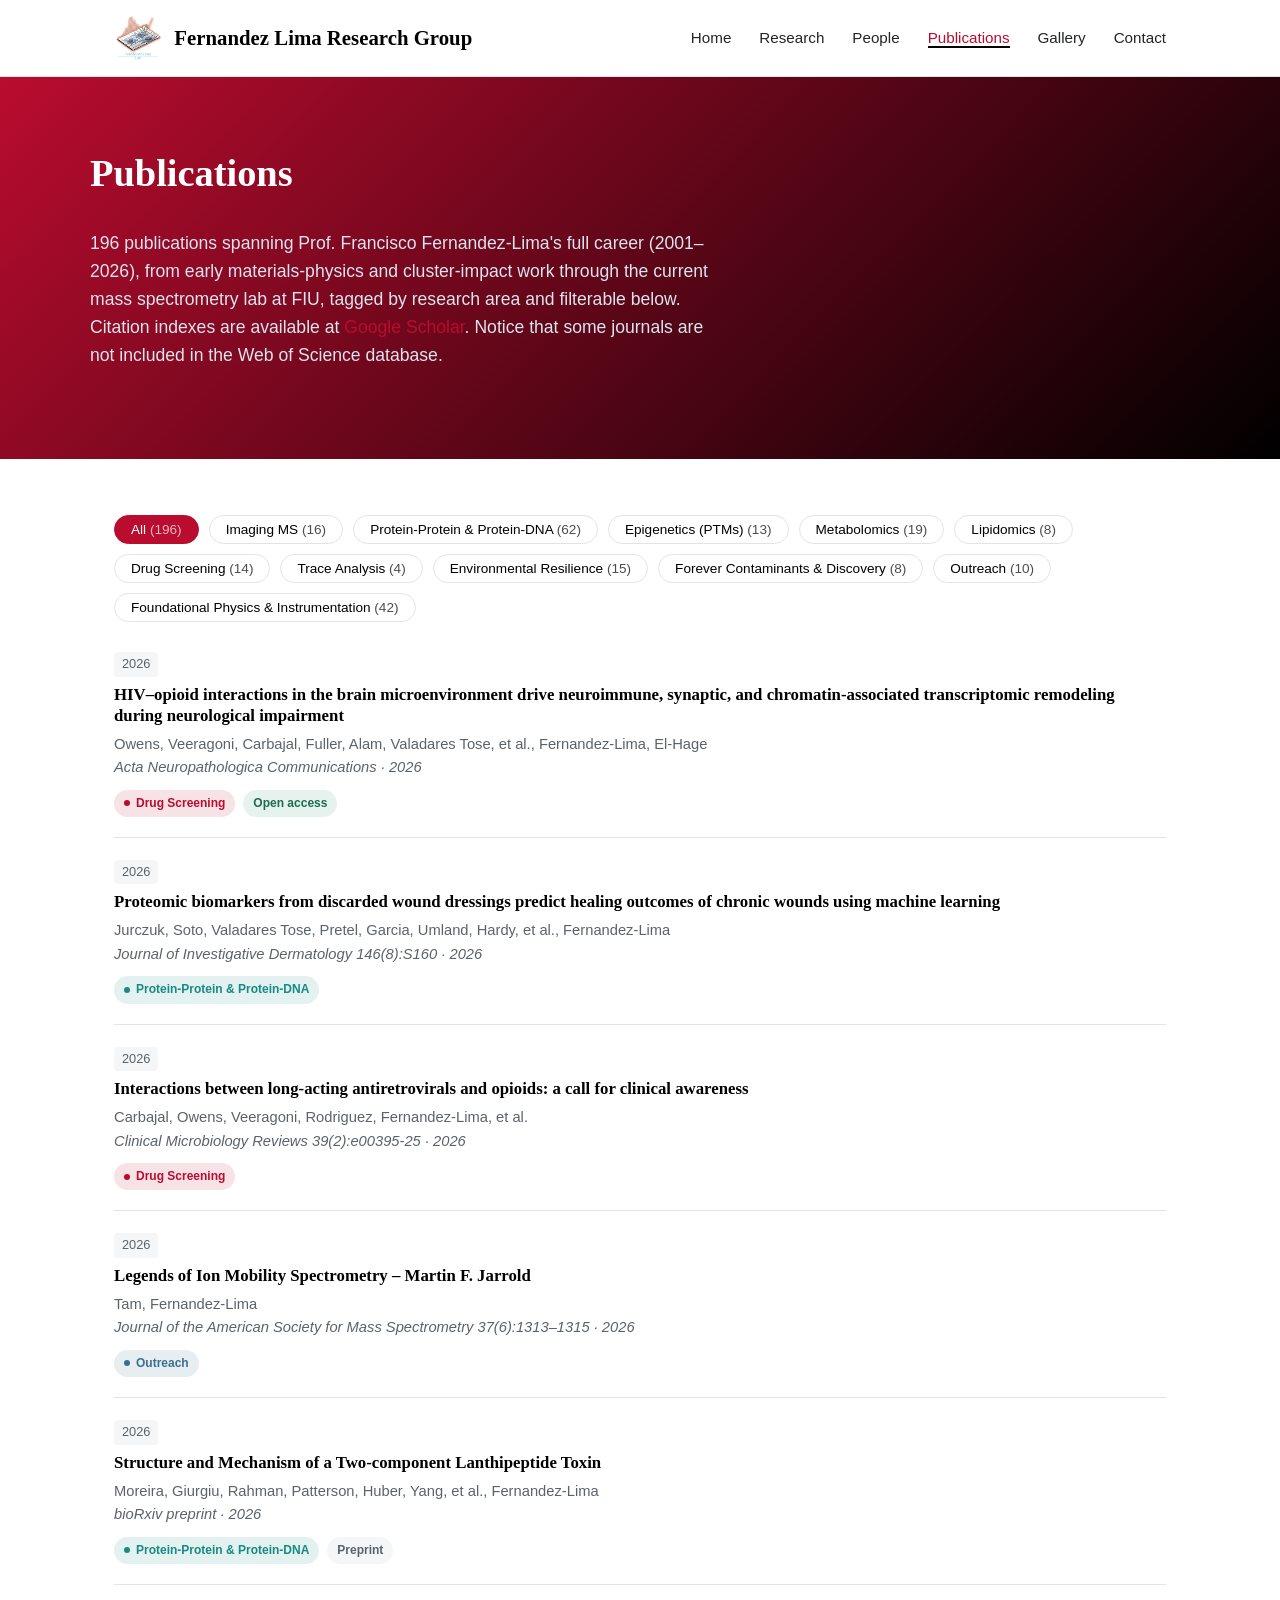
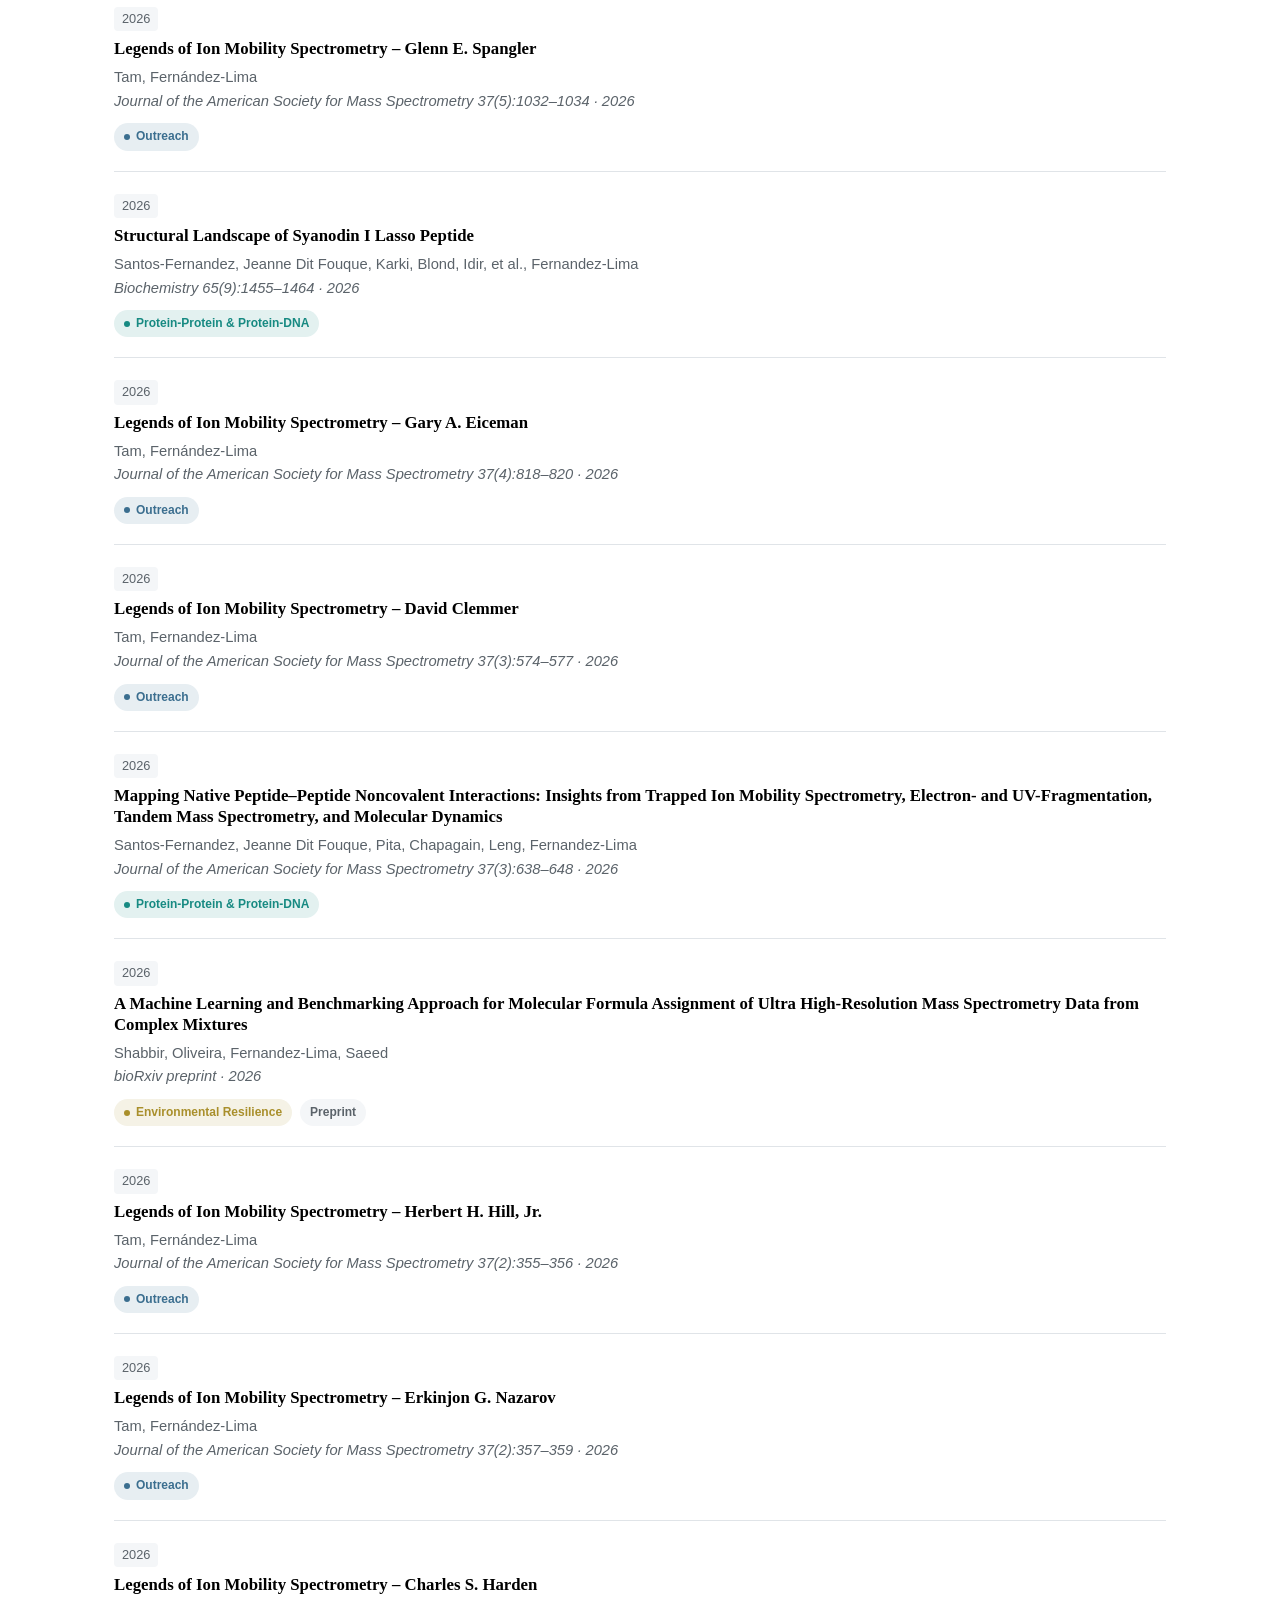
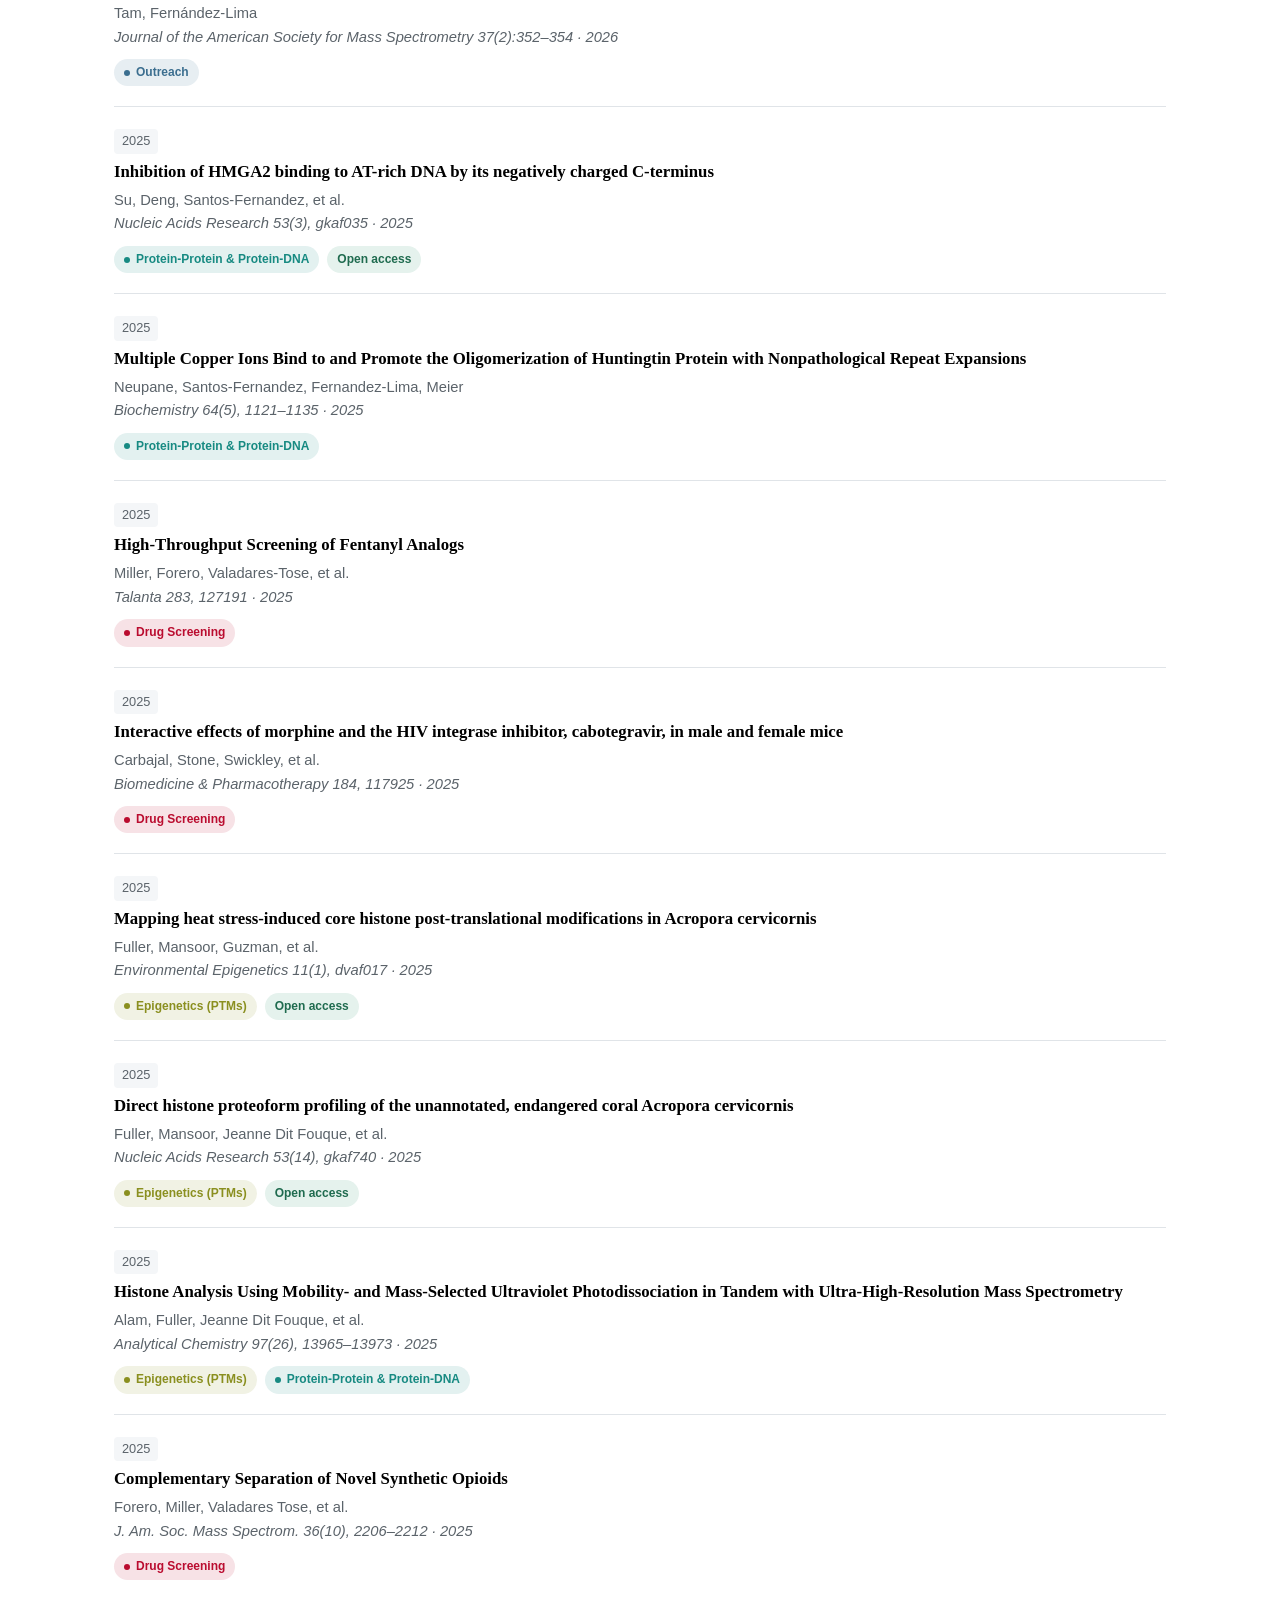
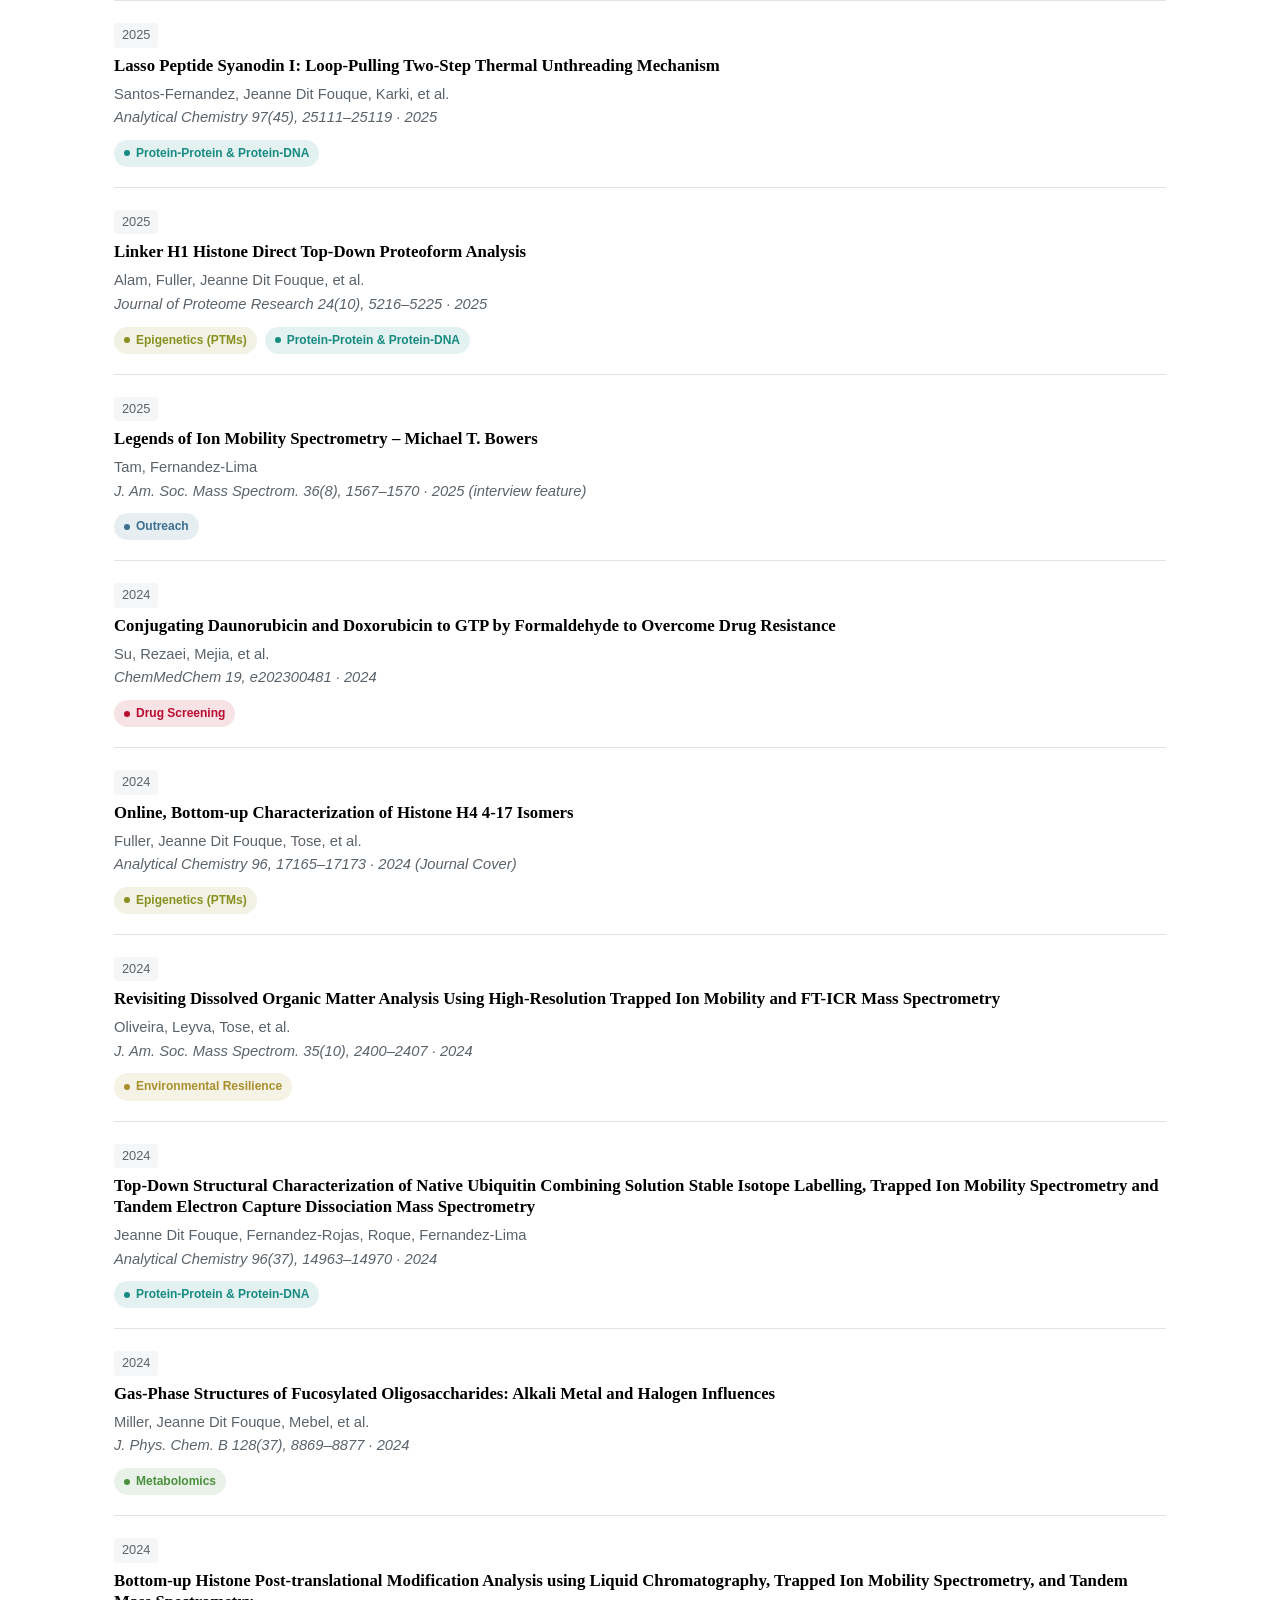
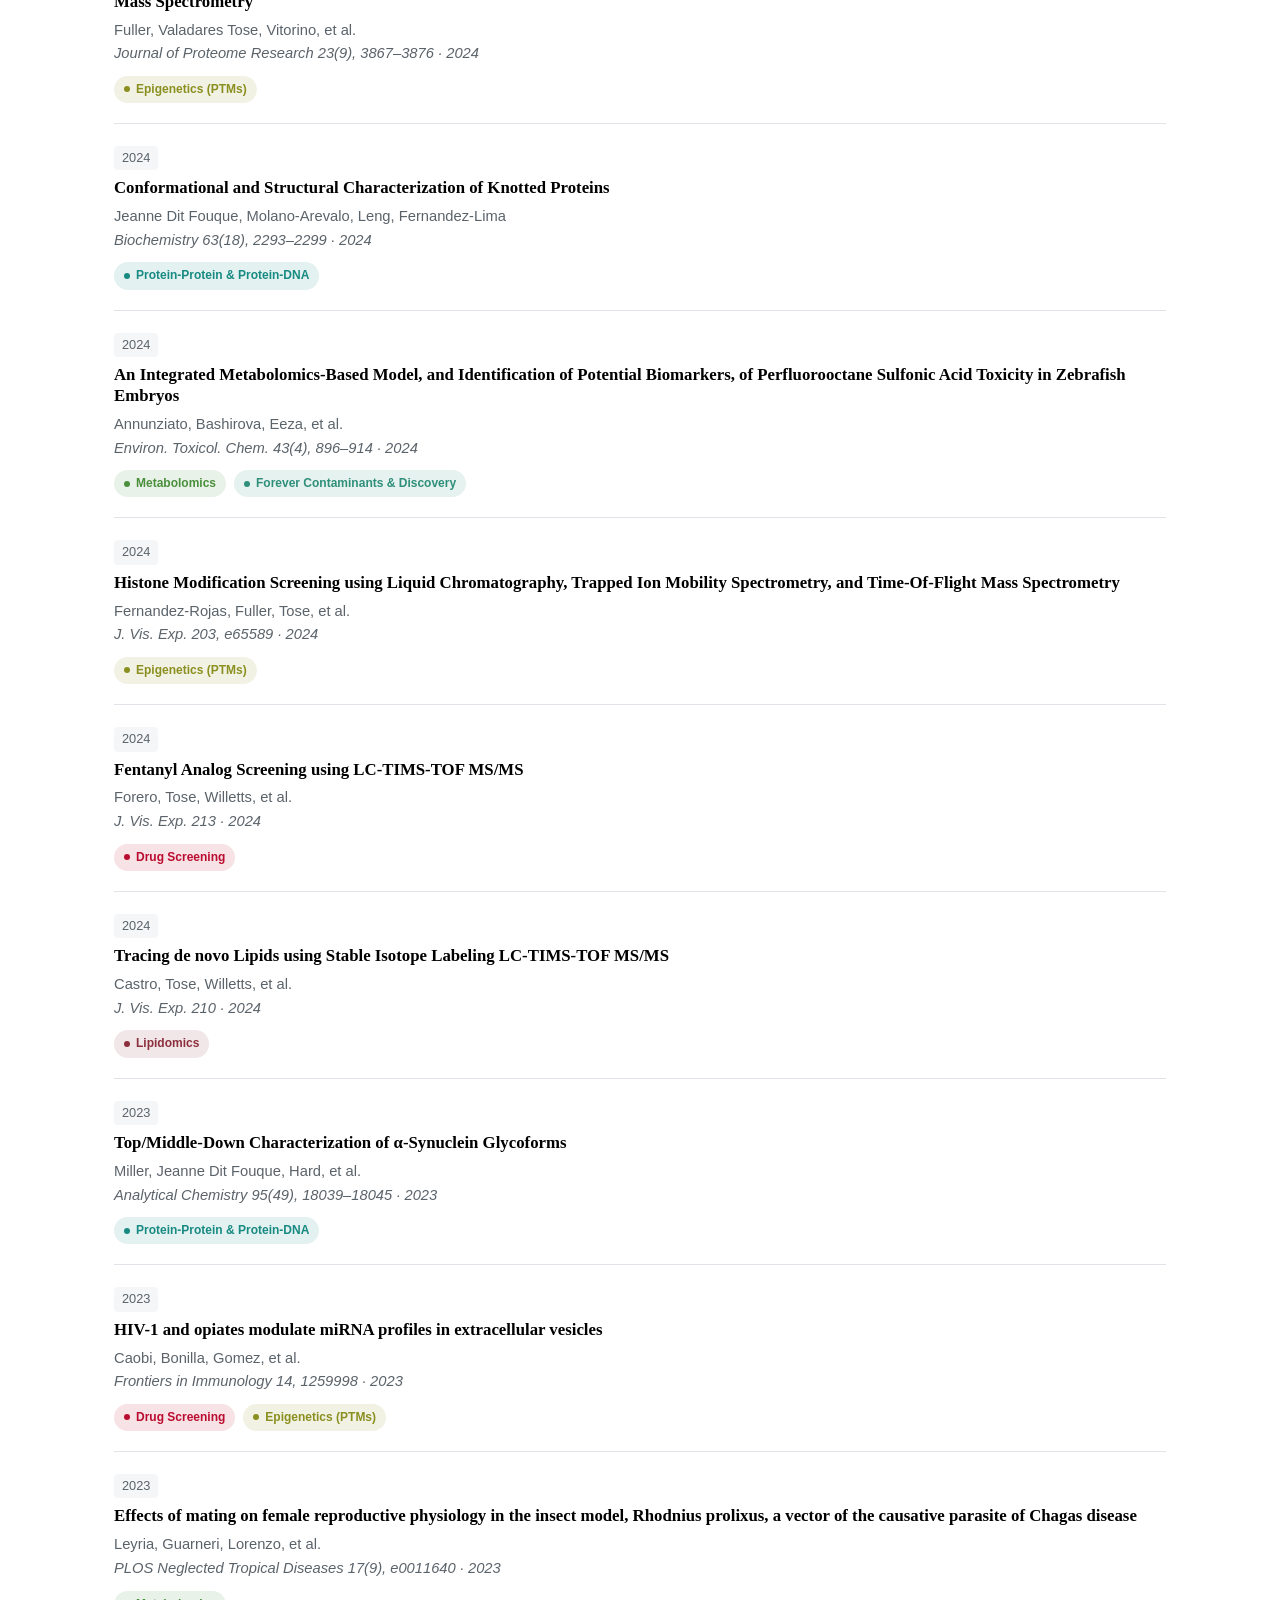
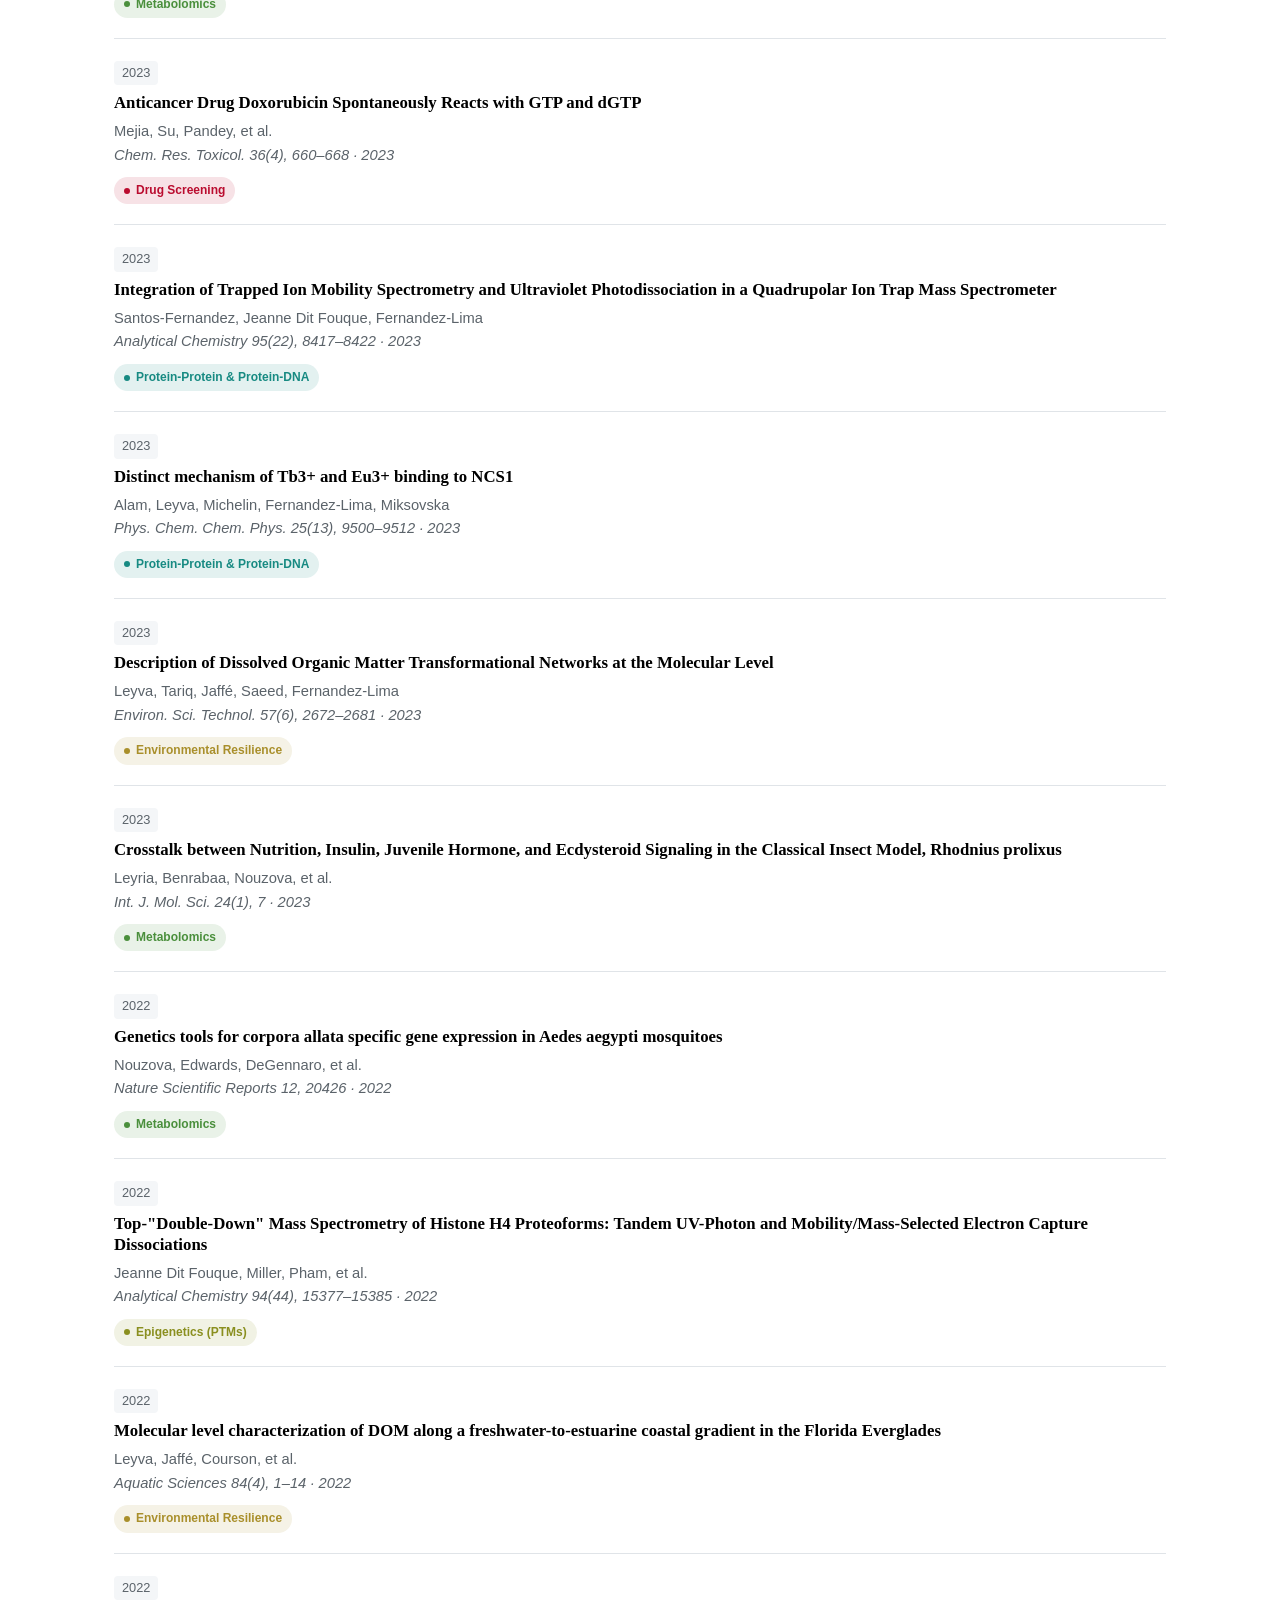
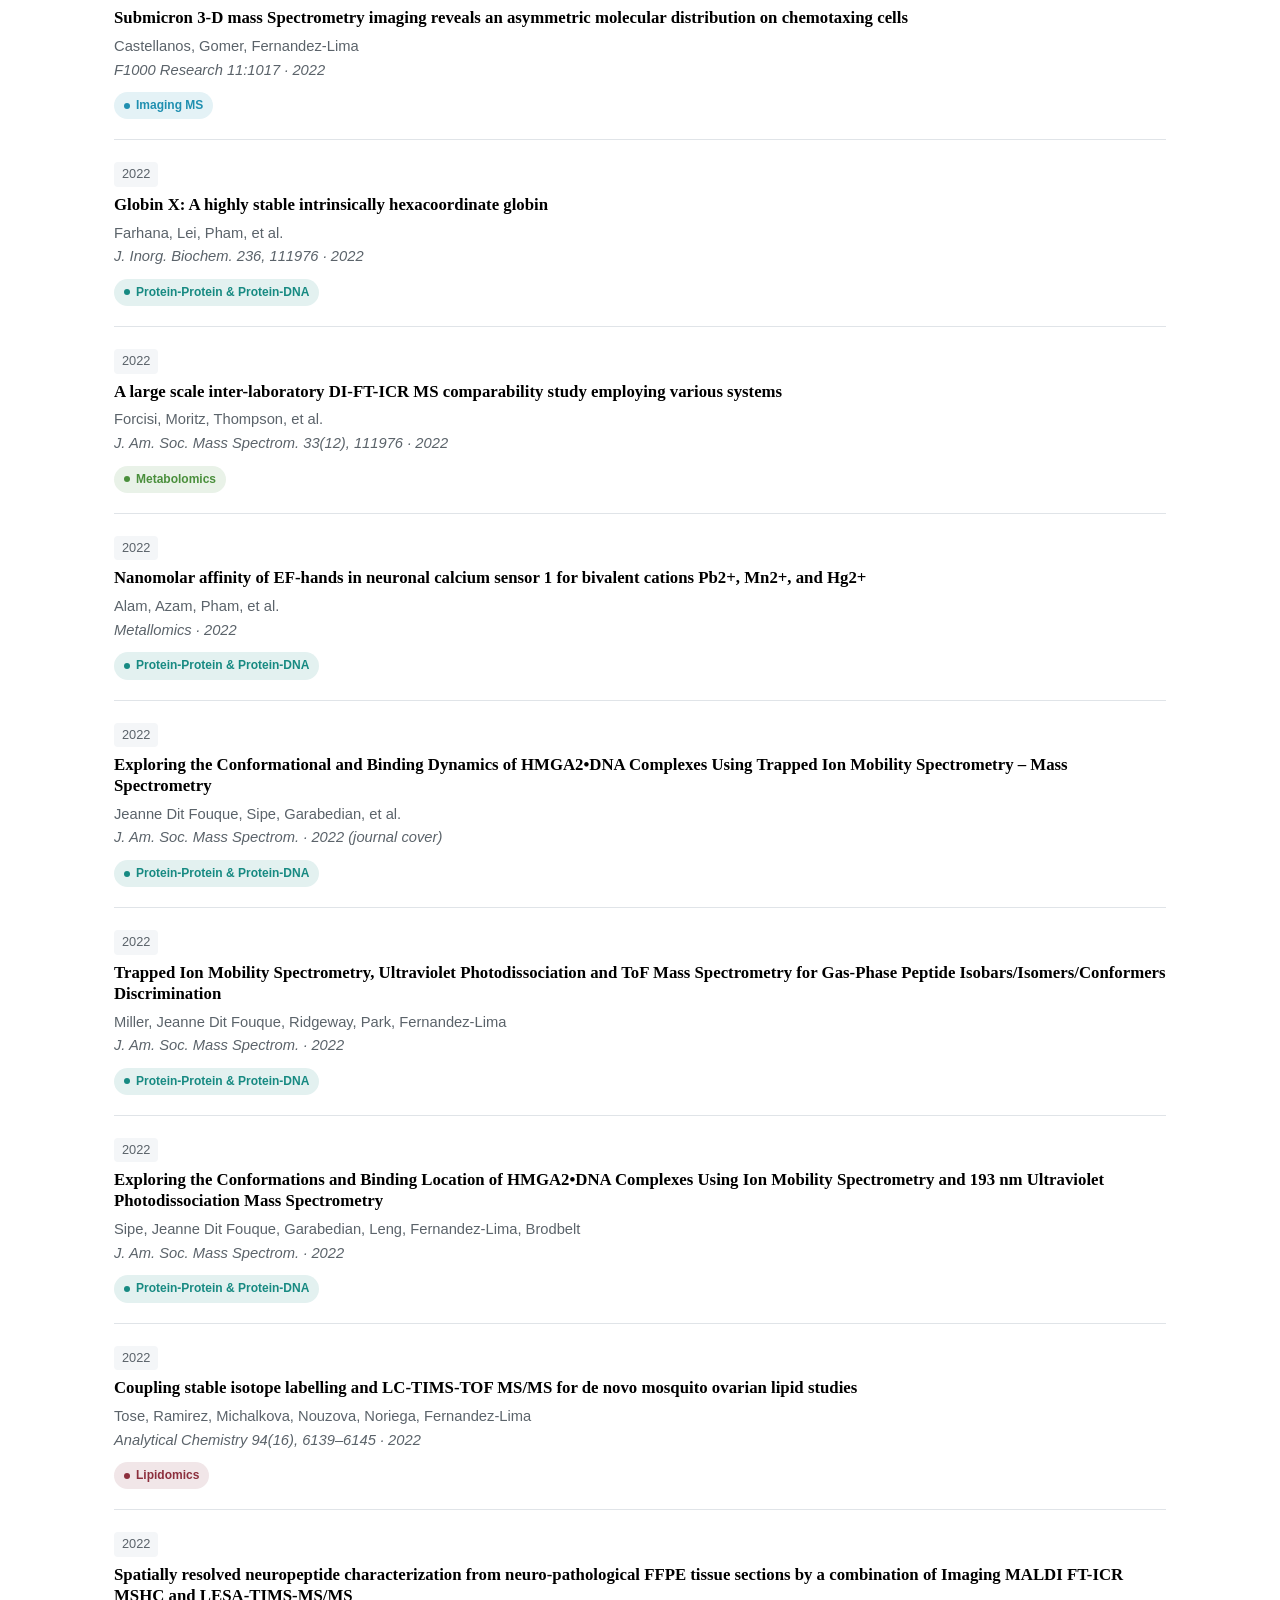
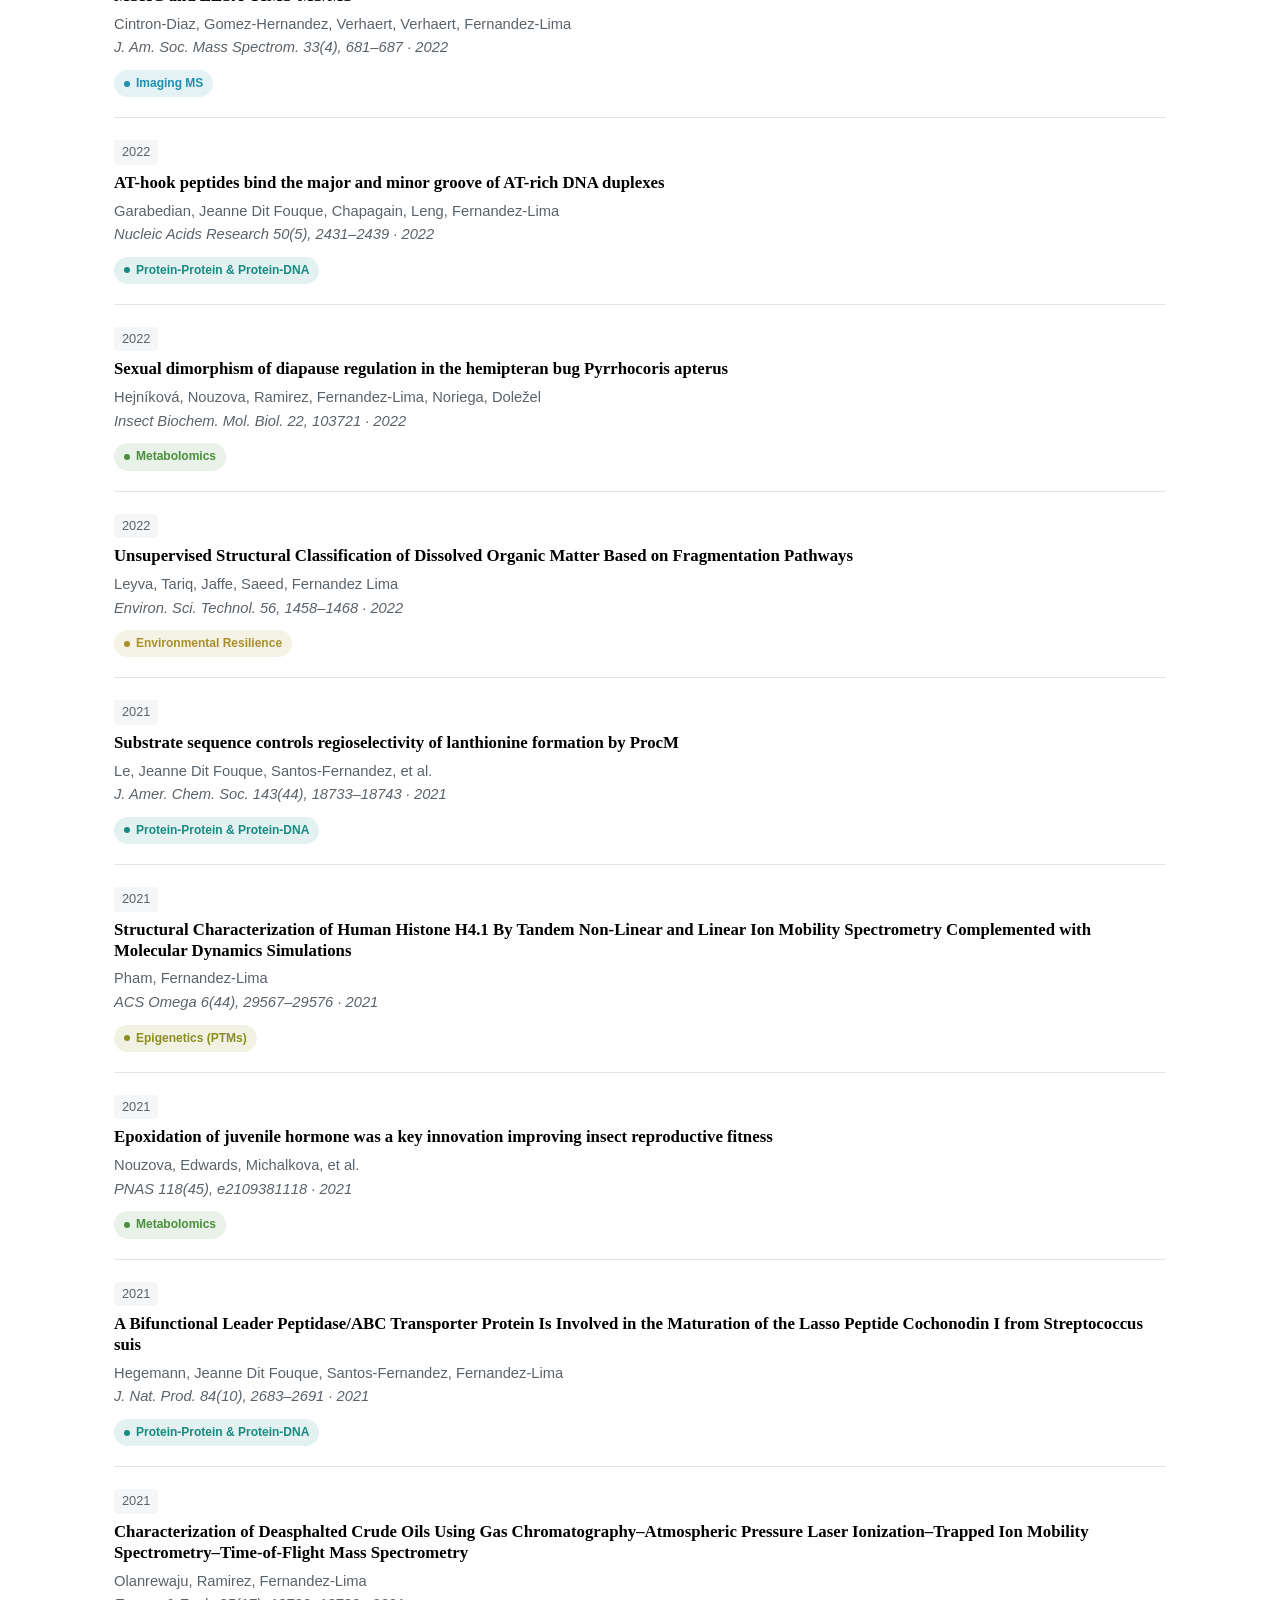
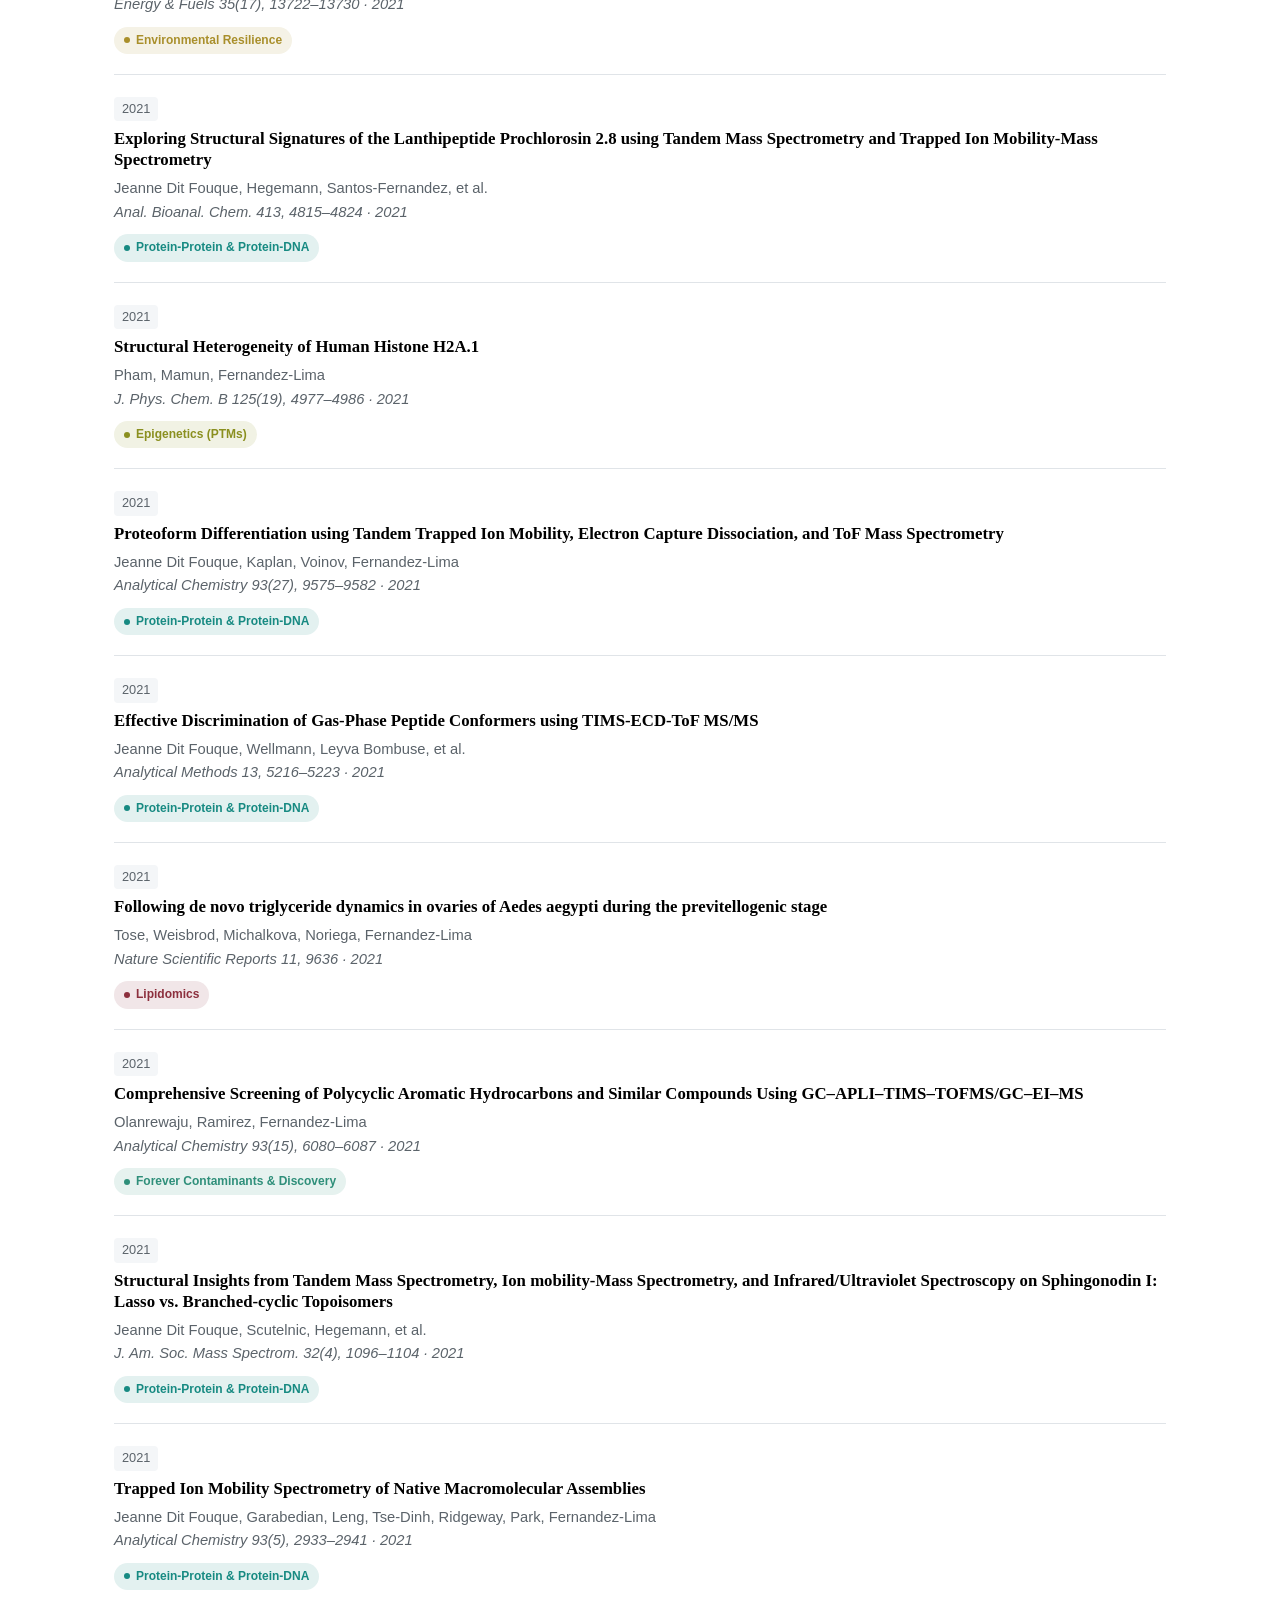
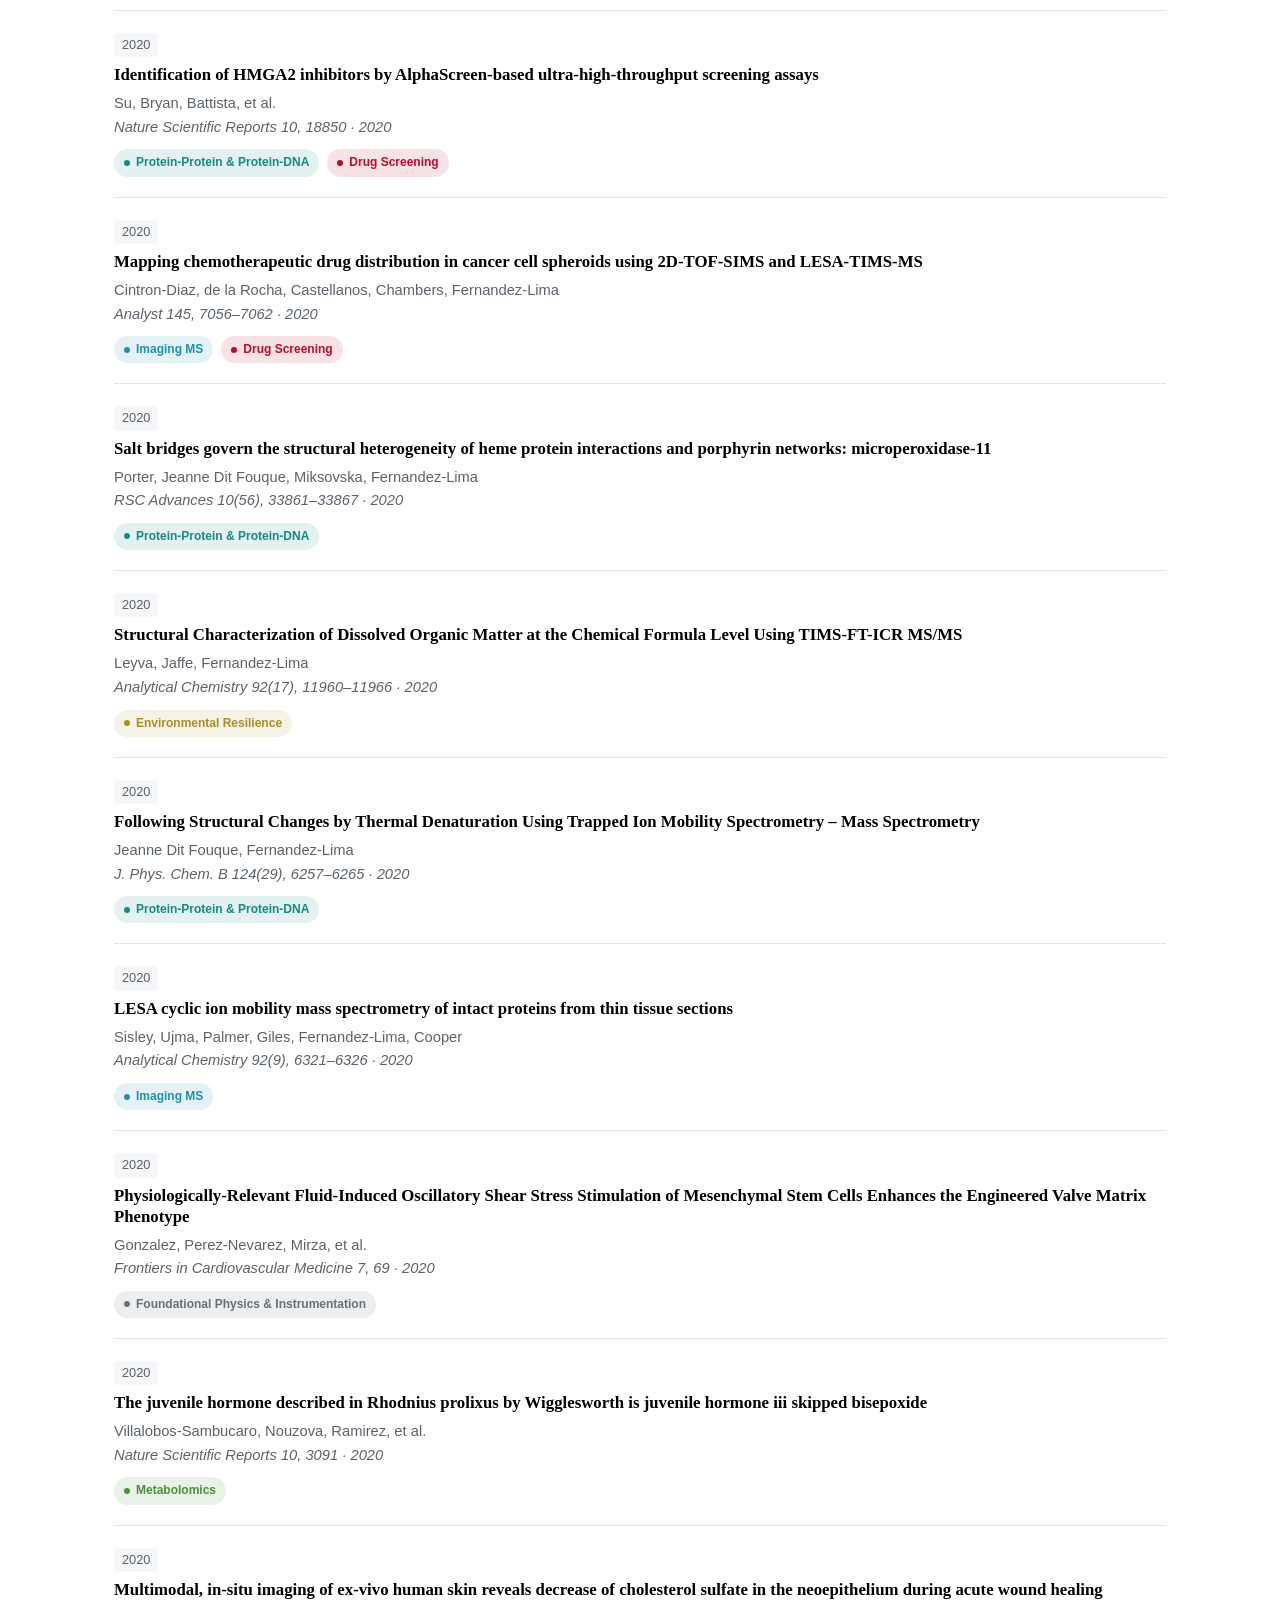
<file: publications.html>
<!DOCTYPE html>
<html lang="en">
<head>
  <meta charset="UTF-8" />
  <meta name="viewport" content="width=device-width, initial-scale=1.0" />
  <title>Publications — Lima Lab</title>
  <meta name="description" content="Complete publication record (2001–2026) from the Fernandez-Lima Lab, filterable by research area." />
  <link rel="stylesheet" href="css/style.css" />
</head>
<body>

  <header class="site-header">
    <div class="nav-wrap">
      <a href="index.html" class="brand">
        <img src="images/logowebsite_image.png" alt="Fernández-Lima Lab logo" class="brand-mark" />
        Fernandez Lima Research Group
      </a>
      <button class="nav-toggle" aria-label="Toggle navigation" aria-expanded="false">
        <span class="nav-toggle-bar"></span>
        <span class="nav-toggle-bar"></span>
        <span class="nav-toggle-bar"></span>
      </button>
      <nav class="main-nav">
        <ul>
          <li><a href="index.html">Home</a></li>
          <li><a href="research.html">Research</a></li>
          <li><a href="people.html">People</a></li>
          <li><a href="publications.html" class="active">Publications</a></li>
          <li><a href="gallery.html">Gallery</a></li>
          <li><a href="contact.html">Contact</a></li>
        </ul>
      </nav>
    </div>
  </header>

  <section class="hero">
    <div class="hero-inner">
      <h1>Publications</h1>
      <p>196 publications spanning Prof. Francisco Fernandez-Lima's full career (2001&ndash;2026), from early materials-physics and cluster-impact work through the current mass spectrometry lab at FIU, tagged by research area and filterable below. Citation indexes are available at <a href="https://scholar.google.com/citations?user=qDzVEjcAAAAJ&hl=en&oi=ao" target="_blank" rel="noopener">Google Scholar</a>. Notice that some journals are not included in the Web of Science database.</p>
    </div>
  </section>

  <section>
    <div class="container">
      <div class="filter-bar">
        <button class="filter-btn active" data-filter="all">All <span class="filter-count">(196)</span></button>
        <button class="filter-btn" data-filter="imaging">Imaging MS <span class="filter-count">(16)</span></button>
        <button class="filter-btn" data-filter="protein">Protein-Protein &amp; Protein-DNA <span class="filter-count">(62)</span></button>
        <button class="filter-btn" data-filter="epigenetics">Epigenetics (PTMs) <span class="filter-count">(13)</span></button>
        <button class="filter-btn" data-filter="metabolomics">Metabolomics <span class="filter-count">(19)</span></button>
        <button class="filter-btn" data-filter="lipidomics">Lipidomics <span class="filter-count">(8)</span></button>
        <button class="filter-btn" data-filter="drug">Drug Screening <span class="filter-count">(14)</span></button>
        <button class="filter-btn" data-filter="trace">Trace Analysis <span class="filter-count">(4)</span></button>
        <button class="filter-btn" data-filter="environmental">Environmental Resilience <span class="filter-count">(15)</span></button>
        <button class="filter-btn" data-filter="contaminants">Forever Contaminants &amp; Discovery <span class="filter-count">(8)</span></button>
        <button class="filter-btn" data-filter="outreach">Outreach <span class="filter-count">(10)</span></button>
        <button class="filter-btn" data-filter="physics">Foundational Physics &amp; Instrumentation <span class="filter-count">(42)</span></button>
      </div>

      <ul class="pub-list">
        <li class="pub-item" data-cats="drug">
          <span class="pub-year">2026</span>
          <h3><a href="https://link.springer.com/journal/40478" target="_blank" rel="noopener">HIV&ndash;opioid interactions in the brain microenvironment drive neuroimmune, synaptic, and chromatin-associated transcriptomic remodeling during neurological impairment</a></h3>
          <p class="pub-authors">Owens, Veeragoni, Carbajal, Fuller, Alam, Valadares Tose, et al., Fernandez-Lima, El-Hage</p>
          <p class="pub-venue"><em>Acta Neuropathologica Communications &middot; 2026</em></p>
          <div class="pub-tags">
            <span class="tag tag-drug"><span class="tag-dot"></span>Drug Screening</span>
            <span class="badge badge-oa">Open access</span>
          </div>
        </li>
        <li class="pub-item" data-cats="protein">
          <span class="pub-year">2026</span>
          <h3><a href="https://www.jidonline.org/" target="_blank" rel="noopener">Proteomic biomarkers from discarded wound dressings predict healing outcomes of chronic wounds using machine learning</a></h3>
          <p class="pub-authors">Jurczuk, Soto, Valadares Tose, Pretel, Garcia, Umland, Hardy, et al., Fernandez-Lima</p>
          <p class="pub-venue"><em>Journal of Investigative Dermatology 146(8):S160 &middot; 2026</em></p>
          <div class="pub-tags">
            <span class="tag tag-protein"><span class="tag-dot"></span>Protein-Protein &amp; Protein-DNA</span>
          </div>
        </li>
        <li class="pub-item" data-cats="drug">
          <span class="pub-year">2026</span>
          <h3><a href="https://pubmed.ncbi.nlm.nih.gov/41817180/" target="_blank" rel="noopener">Interactions between long-acting antiretrovirals and opioids: a call for clinical awareness</a></h3>
          <p class="pub-authors">Carbajal, Owens, Veeragoni, Rodriguez, Fernandez-Lima, et al.</p>
          <p class="pub-venue"><em>Clinical Microbiology Reviews 39(2):e00395-25 &middot; 2026</em></p>
          <div class="pub-tags">
            <span class="tag tag-drug"><span class="tag-dot"></span>Drug Screening</span>
          </div>
        </li>
        <li class="pub-item" data-cats="outreach">
          <span class="pub-year">2026</span>
          <h3><a href="https://pubmed.ncbi.nlm.nih.gov/42231721/" target="_blank" rel="noopener">Legends of Ion Mobility Spectrometry &ndash; Martin F. Jarrold</a></h3>
          <p class="pub-authors">Tam, Fernandez-Lima</p>
          <p class="pub-venue"><em>Journal of the American Society for Mass Spectrometry 37(6):1313&ndash;1315 &middot; 2026</em></p>
          <div class="pub-tags">
            <span class="tag tag-outreach"><span class="tag-dot"></span>Outreach</span>
          </div>
        </li>
        <li class="pub-item" data-cats="protein">
          <span class="pub-year">2026</span>
          <h3><a href="https://www.biorxiv.org/content/10.64898/2026.05.13.724966v1" target="_blank" rel="noopener">Structure and Mechanism of a Two-component Lanthipeptide Toxin</a></h3>
          <p class="pub-authors">Moreira, Giurgiu, Rahman, Patterson, Huber, Yang, et al., Fernandez-Lima</p>
          <p class="pub-venue"><em>bioRxiv preprint &middot; 2026</em></p>
          <div class="pub-tags">
            <span class="tag tag-protein"><span class="tag-dot"></span>Protein-Protein &amp; Protein-DNA</span>
            <span class="badge badge-preprint">Preprint</span>
          </div>
        </li>
        <li class="pub-item" data-cats="outreach">
          <span class="pub-year">2026</span>
          <h3><a href="https://pubmed.ncbi.nlm.nih.gov/42087719/" target="_blank" rel="noopener">Legends of Ion Mobility Spectrometry &ndash; Glenn E. Spangler</a></h3>
          <p class="pub-authors">Tam, Fern&aacute;ndez-Lima</p>
          <p class="pub-venue"><em>Journal of the American Society for Mass Spectrometry 37(5):1032&ndash;1034 &middot; 2026</em></p>
          <div class="pub-tags">
            <span class="tag tag-outreach"><span class="tag-dot"></span>Outreach</span>
          </div>
        </li>
        <li class="pub-item" data-cats="protein">
          <span class="pub-year">2026</span>
          <h3><a href="https://pubmed.ncbi.nlm.nih.gov/41979354/" target="_blank" rel="noopener">Structural Landscape of Syanodin I Lasso Peptide</a></h3>
          <p class="pub-authors">Santos-Fernandez, Jeanne Dit Fouque, Karki, Blond, Idir, et al., Fernandez-Lima</p>
          <p class="pub-venue"><em>Biochemistry 65(9):1455&ndash;1464 &middot; 2026</em></p>
          <div class="pub-tags">
            <span class="tag tag-protein"><span class="tag-dot"></span>Protein-Protein &amp; Protein-DNA</span>
          </div>
        </li>
        <li class="pub-item" data-cats="outreach">
          <span class="pub-year">2026</span>
          <h3><a href="https://pubmed.ncbi.nlm.nih.gov/41918370/" target="_blank" rel="noopener">Legends of Ion Mobility Spectrometry &ndash; Gary A. Eiceman</a></h3>
          <p class="pub-authors">Tam, Fern&aacute;ndez-Lima</p>
          <p class="pub-venue"><em>Journal of the American Society for Mass Spectrometry 37(4):818&ndash;820 &middot; 2026</em></p>
          <div class="pub-tags">
            <span class="tag tag-outreach"><span class="tag-dot"></span>Outreach</span>
          </div>
        </li>
        <li class="pub-item" data-cats="outreach">
          <span class="pub-year">2026</span>
          <h3><a href="https://pubmed.ncbi.nlm.nih.gov/41777163/" target="_blank" rel="noopener">Legends of Ion Mobility Spectrometry &ndash; David Clemmer</a></h3>
          <p class="pub-authors">Tam, Fernandez-Lima</p>
          <p class="pub-venue"><em>Journal of the American Society for Mass Spectrometry 37(3):574&ndash;577 &middot; 2026</em></p>
          <div class="pub-tags">
            <span class="tag tag-outreach"><span class="tag-dot"></span>Outreach</span>
          </div>
        </li>
        <li class="pub-item" data-cats="protein">
          <span class="pub-year">2026</span>
          <h3><a href="https://doi.org/10.1021/jasms.5c00357" target="_blank" rel="noopener">Mapping Native Peptide&ndash;Peptide Noncovalent Interactions: Insights from Trapped Ion Mobility Spectrometry, Electron- and UV-Fragmentation, Tandem Mass Spectrometry, and Molecular Dynamics</a></h3>
          <p class="pub-authors">Santos-Fernandez, Jeanne Dit Fouque, Pita, Chapagain, Leng, Fernandez-Lima</p>
          <p class="pub-venue"><em>Journal of the American Society for Mass Spectrometry 37(3):638&ndash;648 &middot; 2026</em></p>
          <div class="pub-tags">
            <span class="tag tag-protein"><span class="tag-dot"></span>Protein-Protein &amp; Protein-DNA</span>
          </div>
        </li>
        <li class="pub-item" data-cats="environmental">
          <span class="pub-year">2026</span>
          <h3><a href="https://www.biorxiv.org/content/10.1101/2026.02.17.706479" target="_blank" rel="noopener">A Machine Learning and Benchmarking Approach for Molecular Formula Assignment of Ultra High-Resolution Mass Spectrometry Data from Complex Mixtures</a></h3>
          <p class="pub-authors">Shabbir, Oliveira, Fernandez-Lima, Saeed</p>
          <p class="pub-venue"><em>bioRxiv preprint &middot; 2026</em></p>
          <div class="pub-tags">
            <span class="tag tag-environmental"><span class="tag-dot"></span>Environmental Resilience</span>
            <span class="badge badge-preprint">Preprint</span>
          </div>
        </li>
        <li class="pub-item" data-cats="outreach">
          <span class="pub-year">2026</span>
          <h3><a href="https://pubmed.ncbi.nlm.nih.gov/41635233/" target="_blank" rel="noopener">Legends of Ion Mobility Spectrometry &ndash; Herbert H. Hill, Jr.</a></h3>
          <p class="pub-authors">Tam, Fern&aacute;ndez-Lima</p>
          <p class="pub-venue"><em>Journal of the American Society for Mass Spectrometry 37(2):355&ndash;356 &middot; 2026</em></p>
          <div class="pub-tags">
            <span class="tag tag-outreach"><span class="tag-dot"></span>Outreach</span>
          </div>
        </li>
        <li class="pub-item" data-cats="outreach">
          <span class="pub-year">2026</span>
          <h3><a href="https://pubmed.ncbi.nlm.nih.gov/41635234/" target="_blank" rel="noopener">Legends of Ion Mobility Spectrometry &ndash; Erkinjon G. Nazarov</a></h3>
          <p class="pub-authors">Tam, Fern&aacute;ndez-Lima</p>
          <p class="pub-venue"><em>Journal of the American Society for Mass Spectrometry 37(2):357&ndash;359 &middot; 2026</em></p>
          <div class="pub-tags">
            <span class="tag tag-outreach"><span class="tag-dot"></span>Outreach</span>
          </div>
        </li>
        <li class="pub-item" data-cats="outreach">
          <span class="pub-year">2026</span>
          <h3><a href="https://pubmed.ncbi.nlm.nih.gov/41635235/" target="_blank" rel="noopener">Legends of Ion Mobility Spectrometry &ndash; Charles S. Harden</a></h3>
          <p class="pub-authors">Tam, Fern&aacute;ndez-Lima</p>
          <p class="pub-venue"><em>Journal of the American Society for Mass Spectrometry 37(2):352&ndash;354 &middot; 2026</em></p>
          <div class="pub-tags">
            <span class="tag tag-outreach"><span class="tag-dot"></span>Outreach</span>
          </div>
        </li>
        <li class="pub-item" data-cats="protein">
          <span class="pub-year">2025</span>
          <h3><a href="https://academic.oup.com/nar/article/53/3/gkaf035/7985298" target="_blank" rel="noopener">Inhibition of HMGA2 binding to AT-rich DNA by its negatively charged C-terminus</a></h3>
          <p class="pub-authors">Su, Deng, Santos-Fernandez, et al.</p>
          <p class="pub-venue"><em>Nucleic Acids Research 53(3), gkaf035 · 2025</em></p>
          <div class="pub-tags">
            <span class="tag tag-protein"><span class="tag-dot"></span>Protein-Protein &amp; Protein-DNA</span>
            <span class="badge badge-oa">Open access</span>
          </div>
        </li>
        <li class="pub-item" data-cats="protein">
          <span class="pub-year">2025</span>
          <h3><a href="https://scholar.google.com/scholar?q=Multiple%20Copper%20Ions%20Bind%20to%20and%20Promote%20the%20Oligomerization%20of%20Huntingtin%20Protein%20with%20Nonpathological%20Repeat%20Expansions" target="_blank" rel="noopener">Multiple Copper Ions Bind to and Promote the Oligomerization of Huntingtin Protein with Nonpathological Repeat Expansions</a></h3>
          <p class="pub-authors">Neupane, Santos-Fernandez, Fernandez-Lima, Meier</p>
          <p class="pub-venue"><em>Biochemistry 64(5), 1121–1135 · 2025</em></p>
          <div class="pub-tags">
            <span class="tag tag-protein"><span class="tag-dot"></span>Protein-Protein &amp; Protein-DNA</span>
          </div>
        </li>
        <li class="pub-item" data-cats="drug">
          <span class="pub-year">2025</span>
          <h3><a href="https://scholar.google.com/scholar?q=High-Throughput%20Screening%20of%20Fentanyl%20Analogs" target="_blank" rel="noopener">High-Throughput Screening of Fentanyl Analogs</a></h3>
          <p class="pub-authors">Miller, Forero, Valadares-Tose, et al.</p>
          <p class="pub-venue"><em>Talanta 283, 127191 · 2025</em></p>
          <div class="pub-tags">
            <span class="tag tag-drug"><span class="tag-dot"></span>Drug Screening</span>
          </div>
        </li>
        <li class="pub-item" data-cats="drug">
          <span class="pub-year">2025</span>
          <h3><a href="https://scholar.google.com/scholar?q=Interactive%20effects%20of%20morphine%20and%20the%20HIV%20integrase%20inhibitor%2C%20cabotegravir%2C%20in%20male%20and%20female%20mice" target="_blank" rel="noopener">Interactive effects of morphine and the HIV integrase inhibitor, cabotegravir, in male and female mice</a></h3>
          <p class="pub-authors">Carbajal, Stone, Swickley, et al.</p>
          <p class="pub-venue"><em>Biomedicine &amp; Pharmacotherapy 184, 117925 · 2025</em></p>
          <div class="pub-tags">
            <span class="tag tag-drug"><span class="tag-dot"></span>Drug Screening</span>
          </div>
        </li>
        <li class="pub-item" data-cats="epigenetics">
          <span class="pub-year">2025</span>
          <h3><a href="https://pmc.ncbi.nlm.nih.gov/articles/PMC12418939/" target="_blank" rel="noopener">Mapping heat stress-induced core histone post-translational modifications in Acropora cervicornis</a></h3>
          <p class="pub-authors">Fuller, Mansoor, Guzman, et al.</p>
          <p class="pub-venue"><em>Environmental Epigenetics 11(1), dvaf017 · 2025</em></p>
          <div class="pub-tags">
            <span class="tag tag-epigenetics"><span class="tag-dot"></span>Epigenetics (PTMs)</span>
            <span class="badge badge-oa">Open access</span>
          </div>
        </li>
        <li class="pub-item" data-cats="epigenetics">
          <span class="pub-year">2025</span>
          <h3><a href="https://pmc.ncbi.nlm.nih.gov/articles/PMC12311784/" target="_blank" rel="noopener">Direct histone proteoform profiling of the unannotated, endangered coral Acropora cervicornis</a></h3>
          <p class="pub-authors">Fuller, Mansoor, Jeanne Dit Fouque, et al.</p>
          <p class="pub-venue"><em>Nucleic Acids Research 53(14), gkaf740 · 2025</em></p>
          <div class="pub-tags">
            <span class="tag tag-epigenetics"><span class="tag-dot"></span>Epigenetics (PTMs)</span>
            <span class="badge badge-oa">Open access</span>
          </div>
        </li>
        <li class="pub-item" data-cats="epigenetics protein">
          <span class="pub-year">2025</span>
          <h3><a href="https://scholar.google.com/scholar?q=Histone%20Analysis%20Using%20Mobility-%20and%20Mass-Selected%20Ultraviolet%20Photodissociation%20in%20Tandem%20with%20Ultra-High-Resolution%20Mass%20Spectrometry" target="_blank" rel="noopener">Histone Analysis Using Mobility- and Mass-Selected Ultraviolet Photodissociation in Tandem with Ultra-High-Resolution Mass Spectrometry</a></h3>
          <p class="pub-authors">Alam, Fuller, Jeanne Dit Fouque, et al.</p>
          <p class="pub-venue"><em>Analytical Chemistry 97(26), 13965–13973 · 2025</em></p>
          <div class="pub-tags">
            <span class="tag tag-epigenetics"><span class="tag-dot"></span>Epigenetics (PTMs)</span>
            <span class="tag tag-protein"><span class="tag-dot"></span>Protein-Protein &amp; Protein-DNA</span>
          </div>
        </li>
        <li class="pub-item" data-cats="drug">
          <span class="pub-year">2025</span>
          <h3><a href="https://doi.org/10.1021/jasms.5c00203" target="_blank" rel="noopener">Complementary Separation of Novel Synthetic Opioids</a></h3>
          <p class="pub-authors">Forero, Miller, Valadares Tose, et al.</p>
          <p class="pub-venue"><em>J. Am. Soc. Mass Spectrom. 36(10), 2206–2212 · 2025</em></p>
          <div class="pub-tags">
            <span class="tag tag-drug"><span class="tag-dot"></span>Drug Screening</span>
          </div>
        </li>
        <li class="pub-item" data-cats="protein">
          <span class="pub-year">2025</span>
          <h3><a href="https://doi.org/10.1021/acs.analchem.5c04118" target="_blank" rel="noopener">Lasso Peptide Syanodin I: Loop-Pulling Two-Step Thermal Unthreading Mechanism</a></h3>
          <p class="pub-authors">Santos-Fernandez, Jeanne Dit Fouque, Karki, et al.</p>
          <p class="pub-venue"><em>Analytical Chemistry 97(45), 25111–25119 · 2025</em></p>
          <div class="pub-tags">
            <span class="tag tag-protein"><span class="tag-dot"></span>Protein-Protein &amp; Protein-DNA</span>
          </div>
        </li>
        <li class="pub-item" data-cats="epigenetics protein">
          <span class="pub-year">2025</span>
          <h3><a href="https://doi.org/10.1021/acs.jproteome.5c00618" target="_blank" rel="noopener">Linker H1 Histone Direct Top-Down Proteoform Analysis</a></h3>
          <p class="pub-authors">Alam, Fuller, Jeanne Dit Fouque, et al.</p>
          <p class="pub-venue"><em>Journal of Proteome Research 24(10), 5216–5225 · 2025</em></p>
          <div class="pub-tags">
            <span class="tag tag-epigenetics"><span class="tag-dot"></span>Epigenetics (PTMs)</span>
            <span class="tag tag-protein"><span class="tag-dot"></span>Protein-Protein &amp; Protein-DNA</span>
          </div>
        </li>
        <li class="pub-item" data-cats="outreach">
          <span class="pub-year">2025</span>
          <h3><a href="https://doi.org/10.1021/jasms.5c00132" target="_blank" rel="noopener">Legends of Ion Mobility Spectrometry – Michael T. Bowers</a></h3>
          <p class="pub-authors">Tam, Fernandez-Lima</p>
          <p class="pub-venue"><em>J. Am. Soc. Mass Spectrom. 36(8), 1567–1570 · 2025 (interview feature)</em></p>
          <div class="pub-tags">
            <span class="tag tag-outreach"><span class="tag-dot"></span>Outreach</span>
          </div>
        </li>
        <li class="pub-item" data-cats="drug">
          <span class="pub-year">2024</span>
          <h3><a href="https://scholar.google.com/scholar?q=Conjugating%20Daunorubicin%20and%20Doxorubicin%20to%20GTP%20by%20Formaldehyde%20to%20Overcome%20Drug%20Resistance" target="_blank" rel="noopener">Conjugating Daunorubicin and Doxorubicin to GTP by Formaldehyde to Overcome Drug Resistance</a></h3>
          <p class="pub-authors">Su, Rezaei, Mejia, et al.</p>
          <p class="pub-venue"><em>ChemMedChem 19, e202300481 · 2024</em></p>
          <div class="pub-tags">
            <span class="tag tag-drug"><span class="tag-dot"></span>Drug Screening</span>
          </div>
        </li>
        <li class="pub-item" data-cats="epigenetics">
          <span class="pub-year">2024</span>
          <h3><a href="https://scholar.google.com/scholar?q=Online%2C%20Bottom-up%20Characterization%20of%20Histone%20H4%204-17%20Isomers" target="_blank" rel="noopener">Online, Bottom-up Characterization of Histone H4 4-17 Isomers</a></h3>
          <p class="pub-authors">Fuller, Jeanne Dit Fouque, Tose, et al.</p>
          <p class="pub-venue"><em>Analytical Chemistry 96, 17165–17173 · 2024 (Journal Cover)</em></p>
          <div class="pub-tags">
            <span class="tag tag-epigenetics"><span class="tag-dot"></span>Epigenetics (PTMs)</span>
          </div>
        </li>
        <li class="pub-item" data-cats="environmental">
          <span class="pub-year">2024</span>
          <h3><a href="https://scholar.google.com/scholar?q=Revisiting%20Dissolved%20Organic%20Matter%20Analysis%20Using%20High-Resolution%20Trapped%20Ion%20Mobility%20and%20FT-ICR%20Mass%20Spectrometry" target="_blank" rel="noopener">Revisiting Dissolved Organic Matter Analysis Using High-Resolution Trapped Ion Mobility and FT-ICR Mass Spectrometry</a></h3>
          <p class="pub-authors">Oliveira, Leyva, Tose, et al.</p>
          <p class="pub-venue"><em>J. Am. Soc. Mass Spectrom. 35(10), 2400–2407 · 2024</em></p>
          <div class="pub-tags">
            <span class="tag tag-environmental"><span class="tag-dot"></span>Environmental Resilience</span>
          </div>
        </li>
        <li class="pub-item" data-cats="protein">
          <span class="pub-year">2024</span>
          <h3><a href="https://scholar.google.com/scholar?q=Top-Down%20Structural%20Characterization%20of%20Native%20Ubiquitin%20Combining%20Solution%20Stable%20Isotope%20Labelling%2C%20Trapped%20Ion%20Mobility%20Spectrometry%20and%20Tandem%20Electron%20Capture%20Dissociation%20Mass%20Spectrometry" target="_blank" rel="noopener">Top-Down Structural Characterization of Native Ubiquitin Combining Solution Stable Isotope Labelling, Trapped Ion Mobility Spectrometry and Tandem Electron Capture Dissociation Mass Spectrometry</a></h3>
          <p class="pub-authors">Jeanne Dit Fouque, Fernandez-Rojas, Roque, Fernandez-Lima</p>
          <p class="pub-venue"><em>Analytical Chemistry 96(37), 14963–14970 · 2024</em></p>
          <div class="pub-tags">
            <span class="tag tag-protein"><span class="tag-dot"></span>Protein-Protein &amp; Protein-DNA</span>
          </div>
        </li>
        <li class="pub-item" data-cats="metabolomics">
          <span class="pub-year">2024</span>
          <h3><a href="https://scholar.google.com/scholar?q=Gas-Phase%20Structures%20of%20Fucosylated%20Oligosaccharides%3A%20Alkali%20Metal%20and%20Halogen%20Influences" target="_blank" rel="noopener">Gas-Phase Structures of Fucosylated Oligosaccharides: Alkali Metal and Halogen Influences</a></h3>
          <p class="pub-authors">Miller, Jeanne Dit Fouque, Mebel, et al.</p>
          <p class="pub-venue"><em>J. Phys. Chem. B 128(37), 8869–8877 · 2024</em></p>
          <div class="pub-tags">
            <span class="tag tag-metabolomics"><span class="tag-dot"></span>Metabolomics</span>
          </div>
        </li>
        <li class="pub-item" data-cats="epigenetics">
          <span class="pub-year">2024</span>
          <h3><a href="https://scholar.google.com/scholar?q=Bottom-up%20Histone%20Post-translational%20Modification%20Analysis%20using%20Liquid%20Chromatography%2C%20Trapped%20Ion%20Mobility%20Spectrometry%2C%20and%20Tandem%20Mass%20Spectrometry" target="_blank" rel="noopener">Bottom-up Histone Post-translational Modification Analysis using Liquid Chromatography, Trapped Ion Mobility Spectrometry, and Tandem Mass Spectrometry</a></h3>
          <p class="pub-authors">Fuller, Valadares Tose, Vitorino, et al.</p>
          <p class="pub-venue"><em>Journal of Proteome Research 23(9), 3867–3876 · 2024</em></p>
          <div class="pub-tags">
            <span class="tag tag-epigenetics"><span class="tag-dot"></span>Epigenetics (PTMs)</span>
          </div>
        </li>
        <li class="pub-item" data-cats="protein">
          <span class="pub-year">2024</span>
          <h3><a href="https://scholar.google.com/scholar?q=Conformational%20and%20Structural%20Characterization%20of%20Knotted%20Proteins" target="_blank" rel="noopener">Conformational and Structural Characterization of Knotted Proteins</a></h3>
          <p class="pub-authors">Jeanne Dit Fouque, Molano-Arevalo, Leng, Fernandez-Lima</p>
          <p class="pub-venue"><em>Biochemistry 63(18), 2293–2299 · 2024</em></p>
          <div class="pub-tags">
            <span class="tag tag-protein"><span class="tag-dot"></span>Protein-Protein &amp; Protein-DNA</span>
          </div>
        </li>
        <li class="pub-item" data-cats="metabolomics contaminants">
          <span class="pub-year">2024</span>
          <h3><a href="https://scholar.google.com/scholar?q=An%20Integrated%20Metabolomics-Based%20Model%2C%20and%20Identification%20of%20Potential%20Biomarkers%2C%20of%20Perfluorooctane%20Sulfonic%20Acid%20Toxicity%20in%20Zebrafish%20Embryos" target="_blank" rel="noopener">An Integrated Metabolomics-Based Model, and Identification of Potential Biomarkers, of Perfluorooctane Sulfonic Acid Toxicity in Zebrafish Embryos</a></h3>
          <p class="pub-authors">Annunziato, Bashirova, Eeza, et al.</p>
          <p class="pub-venue"><em>Environ. Toxicol. Chem. 43(4), 896–914 · 2024</em></p>
          <div class="pub-tags">
            <span class="tag tag-metabolomics"><span class="tag-dot"></span>Metabolomics</span>
            <span class="tag tag-contaminants"><span class="tag-dot"></span>Forever Contaminants &amp; Discovery</span>
          </div>
        </li>
        <li class="pub-item" data-cats="epigenetics">
          <span class="pub-year">2024</span>
          <h3><a href="https://scholar.google.com/scholar?q=Histone%20Modification%20Screening%20using%20Liquid%20Chromatography%2C%20Trapped%20Ion%20Mobility%20Spectrometry%2C%20and%20Time-Of-Flight%20Mass%20Spectrometry" target="_blank" rel="noopener">Histone Modification Screening using Liquid Chromatography, Trapped Ion Mobility Spectrometry, and Time-Of-Flight Mass Spectrometry</a></h3>
          <p class="pub-authors">Fernandez-Rojas, Fuller, Tose, et al.</p>
          <p class="pub-venue"><em>J. Vis. Exp. 203, e65589 · 2024</em></p>
          <div class="pub-tags">
            <span class="tag tag-epigenetics"><span class="tag-dot"></span>Epigenetics (PTMs)</span>
          </div>
        </li>
        <li class="pub-item" data-cats="drug">
          <span class="pub-year">2024</span>
          <h3><a href="https://scholar.google.com/scholar?q=Fentanyl%20Analog%20Screening%20using%20LC-TIMS-TOF%20MS/MS" target="_blank" rel="noopener">Fentanyl Analog Screening using LC-TIMS-TOF MS/MS</a></h3>
          <p class="pub-authors">Forero, Tose, Willetts, et al.</p>
          <p class="pub-venue"><em>J. Vis. Exp. 213 · 2024</em></p>
          <div class="pub-tags">
            <span class="tag tag-drug"><span class="tag-dot"></span>Drug Screening</span>
          </div>
        </li>
        <li class="pub-item" data-cats="lipidomics">
          <span class="pub-year">2024</span>
          <h3><a href="https://scholar.google.com/scholar?q=Tracing%20de%20novo%20Lipids%20using%20Stable%20Isotope%20Labeling%20LC-TIMS-TOF%20MS/MS" target="_blank" rel="noopener">Tracing de novo Lipids using Stable Isotope Labeling LC-TIMS-TOF MS/MS</a></h3>
          <p class="pub-authors">Castro, Tose, Willetts, et al.</p>
          <p class="pub-venue"><em>J. Vis. Exp. 210 · 2024</em></p>
          <div class="pub-tags">
            <span class="tag tag-lipidomics"><span class="tag-dot"></span>Lipidomics</span>
          </div>
        </li>
        <li class="pub-item" data-cats="protein">
          <span class="pub-year">2023</span>
          <h3><a href="https://scholar.google.com/scholar?q=Top/Middle-Down%20Characterization%20of%20%CE%B1-Synuclein%20Glycoforms" target="_blank" rel="noopener">Top/Middle-Down Characterization of α-Synuclein Glycoforms</a></h3>
          <p class="pub-authors">Miller, Jeanne Dit Fouque, Hard, et al.</p>
          <p class="pub-venue"><em>Analytical Chemistry 95(49), 18039–18045 · 2023</em></p>
          <div class="pub-tags">
            <span class="tag tag-protein"><span class="tag-dot"></span>Protein-Protein &amp; Protein-DNA</span>
          </div>
        </li>
        <li class="pub-item" data-cats="drug epigenetics">
          <span class="pub-year">2023</span>
          <h3><a href="https://scholar.google.com/scholar?q=HIV-1%20and%20opiates%20modulate%20miRNA%20profiles%20in%20extracellular%20vesicles" target="_blank" rel="noopener">HIV-1 and opiates modulate miRNA profiles in extracellular vesicles</a></h3>
          <p class="pub-authors">Caobi, Bonilla, Gomez, et al.</p>
          <p class="pub-venue"><em>Frontiers in Immunology 14, 1259998 · 2023</em></p>
          <div class="pub-tags">
            <span class="tag tag-drug"><span class="tag-dot"></span>Drug Screening</span>
            <span class="tag tag-epigenetics"><span class="tag-dot"></span>Epigenetics (PTMs)</span>
          </div>
        </li>
        <li class="pub-item" data-cats="metabolomics">
          <span class="pub-year">2023</span>
          <h3><a href="https://scholar.google.com/scholar?q=Effects%20of%20mating%20on%20female%20reproductive%20physiology%20in%20the%20insect%20model%2C%20Rhodnius%20prolixus%2C%20a%20vector%20of%20the%20causative%20parasite%20of%20Chagas%20disease" target="_blank" rel="noopener">Effects of mating on female reproductive physiology in the insect model, Rhodnius prolixus, a vector of the causative parasite of Chagas disease</a></h3>
          <p class="pub-authors">Leyria, Guarneri, Lorenzo, et al.</p>
          <p class="pub-venue"><em>PLOS Neglected Tropical Diseases 17(9), e0011640 · 2023</em></p>
          <div class="pub-tags">
            <span class="tag tag-metabolomics"><span class="tag-dot"></span>Metabolomics</span>
          </div>
        </li>
        <li class="pub-item" data-cats="drug">
          <span class="pub-year">2023</span>
          <h3><a href="https://scholar.google.com/scholar?q=Anticancer%20Drug%20Doxorubicin%20Spontaneously%20Reacts%20with%20GTP%20and%20dGTP" target="_blank" rel="noopener">Anticancer Drug Doxorubicin Spontaneously Reacts with GTP and dGTP</a></h3>
          <p class="pub-authors">Mejia, Su, Pandey, et al.</p>
          <p class="pub-venue"><em>Chem. Res. Toxicol. 36(4), 660–668 · 2023</em></p>
          <div class="pub-tags">
            <span class="tag tag-drug"><span class="tag-dot"></span>Drug Screening</span>
          </div>
        </li>
        <li class="pub-item" data-cats="protein">
          <span class="pub-year">2023</span>
          <h3><a href="https://scholar.google.com/scholar?q=Integration%20of%20Trapped%20Ion%20Mobility%20Spectrometry%20and%20Ultraviolet%20Photodissociation%20in%20a%20Quadrupolar%20Ion%20Trap%20Mass%20Spectrometer" target="_blank" rel="noopener">Integration of Trapped Ion Mobility Spectrometry and Ultraviolet Photodissociation in a Quadrupolar Ion Trap Mass Spectrometer</a></h3>
          <p class="pub-authors">Santos-Fernandez, Jeanne Dit Fouque, Fernandez-Lima</p>
          <p class="pub-venue"><em>Analytical Chemistry 95(22), 8417–8422 · 2023</em></p>
          <div class="pub-tags">
            <span class="tag tag-protein"><span class="tag-dot"></span>Protein-Protein &amp; Protein-DNA</span>
          </div>
        </li>
        <li class="pub-item" data-cats="protein">
          <span class="pub-year">2023</span>
          <h3><a href="https://scholar.google.com/scholar?q=Distinct%20mechanism%20of%20Tb3%2B%20and%20Eu3%2B%20binding%20to%20NCS1" target="_blank" rel="noopener">Distinct mechanism of Tb3+ and Eu3+ binding to NCS1</a></h3>
          <p class="pub-authors">Alam, Leyva, Michelin, Fernandez-Lima, Miksovska</p>
          <p class="pub-venue"><em>Phys. Chem. Chem. Phys. 25(13), 9500–9512 · 2023</em></p>
          <div class="pub-tags">
            <span class="tag tag-protein"><span class="tag-dot"></span>Protein-Protein &amp; Protein-DNA</span>
          </div>
        </li>
        <li class="pub-item" data-cats="environmental">
          <span class="pub-year">2023</span>
          <h3><a href="https://scholar.google.com/scholar?q=Description%20of%20Dissolved%20Organic%20Matter%20Transformational%20Networks%20at%20the%20Molecular%20Level" target="_blank" rel="noopener">Description of Dissolved Organic Matter Transformational Networks at the Molecular Level</a></h3>
          <p class="pub-authors">Leyva, Tariq, Jaffé, Saeed, Fernandez-Lima</p>
          <p class="pub-venue"><em>Environ. Sci. Technol. 57(6), 2672–2681 · 2023</em></p>
          <div class="pub-tags">
            <span class="tag tag-environmental"><span class="tag-dot"></span>Environmental Resilience</span>
          </div>
        </li>
        <li class="pub-item" data-cats="metabolomics">
          <span class="pub-year">2023</span>
          <h3><a href="https://scholar.google.com/scholar?q=Crosstalk%20between%20Nutrition%2C%20Insulin%2C%20Juvenile%20Hormone%2C%20and%20Ecdysteroid%20Signaling%20in%20the%20Classical%20Insect%20Model%2C%20Rhodnius%20prolixus" target="_blank" rel="noopener">Crosstalk between Nutrition, Insulin, Juvenile Hormone, and Ecdysteroid Signaling in the Classical Insect Model, Rhodnius prolixus</a></h3>
          <p class="pub-authors">Leyria, Benrabaa, Nouzova, et al.</p>
          <p class="pub-venue"><em>Int. J. Mol. Sci. 24(1), 7 · 2023</em></p>
          <div class="pub-tags">
            <span class="tag tag-metabolomics"><span class="tag-dot"></span>Metabolomics</span>
          </div>
        </li>
        <li class="pub-item" data-cats="metabolomics">
          <span class="pub-year">2022</span>
          <h3><a href="https://scholar.google.com/scholar?q=Genetics%20tools%20for%20corpora%20allata%20specific%20gene%20expression%20in%20Aedes%20aegypti%20mosquitoes" target="_blank" rel="noopener">Genetics tools for corpora allata specific gene expression in Aedes aegypti mosquitoes</a></h3>
          <p class="pub-authors">Nouzova, Edwards, DeGennaro, et al.</p>
          <p class="pub-venue"><em>Nature Scientific Reports 12, 20426 · 2022</em></p>
          <div class="pub-tags">
            <span class="tag tag-metabolomics"><span class="tag-dot"></span>Metabolomics</span>
          </div>
        </li>
        <li class="pub-item" data-cats="epigenetics">
          <span class="pub-year">2022</span>
          <h3><a href="https://scholar.google.com/scholar?q=Top-%22Double-Down%22%20Mass%20Spectrometry%20of%20Histone%20H4%20Proteoforms%3A%20Tandem%20UV-Photon%20and%20Mobility/Mass-Selected%20Electron%20Capture%20Dissociations" target="_blank" rel="noopener">Top-"Double-Down" Mass Spectrometry of Histone H4 Proteoforms: Tandem UV-Photon and Mobility/Mass-Selected Electron Capture Dissociations</a></h3>
          <p class="pub-authors">Jeanne Dit Fouque, Miller, Pham, et al.</p>
          <p class="pub-venue"><em>Analytical Chemistry 94(44), 15377–15385 · 2022</em></p>
          <div class="pub-tags">
            <span class="tag tag-epigenetics"><span class="tag-dot"></span>Epigenetics (PTMs)</span>
          </div>
        </li>
        <li class="pub-item" data-cats="environmental">
          <span class="pub-year">2022</span>
          <h3><a href="https://scholar.google.com/scholar?q=Molecular%20level%20characterization%20of%20DOM%20along%20a%20freshwater-to-estuarine%20coastal%20gradient%20in%20the%20Florida%20Everglades" target="_blank" rel="noopener">Molecular level characterization of DOM along a freshwater-to-estuarine coastal gradient in the Florida Everglades</a></h3>
          <p class="pub-authors">Leyva, Jaffé, Courson, et al.</p>
          <p class="pub-venue"><em>Aquatic Sciences 84(4), 1–14 · 2022</em></p>
          <div class="pub-tags">
            <span class="tag tag-environmental"><span class="tag-dot"></span>Environmental Resilience</span>
          </div>
        </li>
        <li class="pub-item" data-cats="imaging">
          <span class="pub-year">2022</span>
          <h3><a href="https://scholar.google.com/scholar?q=Submicron%203-D%20mass%20Spectrometry%20imaging%20reveals%20an%20asymmetric%20molecular%20distribution%20on%20chemotaxing%20cells" target="_blank" rel="noopener">Submicron 3-D mass Spectrometry imaging reveals an asymmetric molecular distribution on chemotaxing cells</a></h3>
          <p class="pub-authors">Castellanos, Gomer, Fernandez-Lima</p>
          <p class="pub-venue"><em>F1000 Research 11:1017 · 2022</em></p>
          <div class="pub-tags">
            <span class="tag tag-imaging"><span class="tag-dot"></span>Imaging MS</span>
          </div>
        </li>
        <li class="pub-item" data-cats="protein">
          <span class="pub-year">2022</span>
          <h3><a href="https://scholar.google.com/scholar?q=Globin%20X%3A%20A%20highly%20stable%20intrinsically%20hexacoordinate%20globin" target="_blank" rel="noopener">Globin X: A highly stable intrinsically hexacoordinate globin</a></h3>
          <p class="pub-authors">Farhana, Lei, Pham, et al.</p>
          <p class="pub-venue"><em>J. Inorg. Biochem. 236, 111976 · 2022</em></p>
          <div class="pub-tags">
            <span class="tag tag-protein"><span class="tag-dot"></span>Protein-Protein &amp; Protein-DNA</span>
          </div>
        </li>
        <li class="pub-item" data-cats="metabolomics">
          <span class="pub-year">2022</span>
          <h3><a href="https://scholar.google.com/scholar?q=A%20large%20scale%20inter-laboratory%20DI-FT-ICR%20MS%20comparability%20study%20employing%20various%20systems" target="_blank" rel="noopener">A large scale inter-laboratory DI-FT-ICR MS comparability study employing various systems</a></h3>
          <p class="pub-authors">Forcisi, Moritz, Thompson, et al.</p>
          <p class="pub-venue"><em>J. Am. Soc. Mass Spectrom. 33(12), 111976 · 2022</em></p>
          <div class="pub-tags">
            <span class="tag tag-metabolomics"><span class="tag-dot"></span>Metabolomics</span>
          </div>
        </li>
        <li class="pub-item" data-cats="protein">
          <span class="pub-year">2022</span>
          <h3><a href="https://scholar.google.com/scholar?q=Nanomolar%20affinity%20of%20EF-hands%20in%20neuronal%20calcium%20sensor%201%20for%20bivalent%20cations%20Pb2%2B%2C%20Mn2%2B%2C%20and%20Hg2%2B" target="_blank" rel="noopener">Nanomolar affinity of EF-hands in neuronal calcium sensor 1 for bivalent cations Pb2+, Mn2+, and Hg2+</a></h3>
          <p class="pub-authors">Alam, Azam, Pham, et al.</p>
          <p class="pub-venue"><em>Metallomics · 2022</em></p>
          <div class="pub-tags">
            <span class="tag tag-protein"><span class="tag-dot"></span>Protein-Protein &amp; Protein-DNA</span>
          </div>
        </li>
        <li class="pub-item" data-cats="protein">
          <span class="pub-year">2022</span>
          <h3><a href="https://scholar.google.com/scholar?q=Exploring%20the%20Conformational%20and%20Binding%20Dynamics%20of%20HMGA2%E2%80%A2DNA%20Complexes%20Using%20Trapped%20Ion%20Mobility%20Spectrometry%20%E2%80%93%20Mass%20Spectrometry" target="_blank" rel="noopener">Exploring the Conformational and Binding Dynamics of HMGA2•DNA Complexes Using Trapped Ion Mobility Spectrometry – Mass Spectrometry</a></h3>
          <p class="pub-authors">Jeanne Dit Fouque, Sipe, Garabedian, et al.</p>
          <p class="pub-venue"><em>J. Am. Soc. Mass Spectrom. · 2022 (journal cover)</em></p>
          <div class="pub-tags">
            <span class="tag tag-protein"><span class="tag-dot"></span>Protein-Protein &amp; Protein-DNA</span>
          </div>
        </li>
        <li class="pub-item" data-cats="protein">
          <span class="pub-year">2022</span>
          <h3><a href="https://scholar.google.com/scholar?q=Trapped%20Ion%20Mobility%20Spectrometry%2C%20Ultraviolet%20Photodissociation%20and%20ToF%20Mass%20Spectrometry%20for%20Gas-Phase%20Peptide%20Isobars/Isomers/Conformers%20Discrimination" target="_blank" rel="noopener">Trapped Ion Mobility Spectrometry, Ultraviolet Photodissociation and ToF Mass Spectrometry for Gas-Phase Peptide Isobars/Isomers/Conformers Discrimination</a></h3>
          <p class="pub-authors">Miller, Jeanne Dit Fouque, Ridgeway, Park, Fernandez-Lima</p>
          <p class="pub-venue"><em>J. Am. Soc. Mass Spectrom. · 2022</em></p>
          <div class="pub-tags">
            <span class="tag tag-protein"><span class="tag-dot"></span>Protein-Protein &amp; Protein-DNA</span>
          </div>
        </li>
        <li class="pub-item" data-cats="protein">
          <span class="pub-year">2022</span>
          <h3><a href="https://scholar.google.com/scholar?q=Exploring%20the%20Conformations%20and%20Binding%20Location%20of%20HMGA2%E2%80%A2DNA%20Complexes%20Using%20Ion%20Mobility%20Spectrometry%20and%20193%20nm%20Ultraviolet%20Photodissociation%20Mass%20Spectrometry" target="_blank" rel="noopener">Exploring the Conformations and Binding Location of HMGA2•DNA Complexes Using Ion Mobility Spectrometry and 193 nm Ultraviolet Photodissociation Mass Spectrometry</a></h3>
          <p class="pub-authors">Sipe, Jeanne Dit Fouque, Garabedian, Leng, Fernandez-Lima, Brodbelt</p>
          <p class="pub-venue"><em>J. Am. Soc. Mass Spectrom. · 2022</em></p>
          <div class="pub-tags">
            <span class="tag tag-protein"><span class="tag-dot"></span>Protein-Protein &amp; Protein-DNA</span>
          </div>
        </li>
        <li class="pub-item" data-cats="lipidomics">
          <span class="pub-year">2022</span>
          <h3><a href="https://scholar.google.com/scholar?q=Coupling%20stable%20isotope%20labelling%20and%20LC-TIMS-TOF%20MS/MS%20for%20de%20novo%20mosquito%20ovarian%20lipid%20studies" target="_blank" rel="noopener">Coupling stable isotope labelling and LC-TIMS-TOF MS/MS for de novo mosquito ovarian lipid studies</a></h3>
          <p class="pub-authors">Tose, Ramirez, Michalkova, Nouzova, Noriega, Fernandez-Lima</p>
          <p class="pub-venue"><em>Analytical Chemistry 94(16), 6139–6145 · 2022</em></p>
          <div class="pub-tags">
            <span class="tag tag-lipidomics"><span class="tag-dot"></span>Lipidomics</span>
          </div>
        </li>
        <li class="pub-item" data-cats="imaging">
          <span class="pub-year">2022</span>
          <h3><a href="https://scholar.google.com/scholar?q=Spatially%20resolved%20neuropeptide%20characterization%20from%20neuro-pathological%20FFPE%20tissue%20sections%20by%20a%20combination%20of%20Imaging%20MALDI%20FT-ICR%20MSHC%20and%20LESA-TIMS-MS/MS" target="_blank" rel="noopener">Spatially resolved neuropeptide characterization from neuro-pathological FFPE tissue sections by a combination of Imaging MALDI FT-ICR MSHC and LESA-TIMS-MS/MS</a></h3>
          <p class="pub-authors">Cintron-Diaz, Gomez-Hernandez, Verhaert, Verhaert, Fernandez-Lima</p>
          <p class="pub-venue"><em>J. Am. Soc. Mass Spectrom. 33(4), 681–687 · 2022</em></p>
          <div class="pub-tags">
            <span class="tag tag-imaging"><span class="tag-dot"></span>Imaging MS</span>
          </div>
        </li>
        <li class="pub-item" data-cats="protein">
          <span class="pub-year">2022</span>
          <h3><a href="https://scholar.google.com/scholar?q=AT-hook%20peptides%20bind%20the%20major%20and%20minor%20groove%20of%20AT-rich%20DNA%20duplexes" target="_blank" rel="noopener">AT-hook peptides bind the major and minor groove of AT-rich DNA duplexes</a></h3>
          <p class="pub-authors">Garabedian, Jeanne Dit Fouque, Chapagain, Leng, Fernandez-Lima</p>
          <p class="pub-venue"><em>Nucleic Acids Research 50(5), 2431–2439 · 2022</em></p>
          <div class="pub-tags">
            <span class="tag tag-protein"><span class="tag-dot"></span>Protein-Protein &amp; Protein-DNA</span>
          </div>
        </li>
        <li class="pub-item" data-cats="metabolomics">
          <span class="pub-year">2022</span>
          <h3><a href="https://scholar.google.com/scholar?q=Sexual%20dimorphism%20of%20diapause%20regulation%20in%20the%20hemipteran%20bug%20Pyrrhocoris%20apterus" target="_blank" rel="noopener">Sexual dimorphism of diapause regulation in the hemipteran bug Pyrrhocoris apterus</a></h3>
          <p class="pub-authors">Hejníková, Nouzova, Ramirez, Fernandez-Lima, Noriega, Doležel</p>
          <p class="pub-venue"><em>Insect Biochem. Mol. Biol. 22, 103721 · 2022</em></p>
          <div class="pub-tags">
            <span class="tag tag-metabolomics"><span class="tag-dot"></span>Metabolomics</span>
          </div>
        </li>
        <li class="pub-item" data-cats="environmental">
          <span class="pub-year">2022</span>
          <h3><a href="https://scholar.google.com/scholar?q=Unsupervised%20Structural%20Classification%20of%20Dissolved%20Organic%20Matter%20Based%20on%20Fragmentation%20Pathways" target="_blank" rel="noopener">Unsupervised Structural Classification of Dissolved Organic Matter Based on Fragmentation Pathways</a></h3>
          <p class="pub-authors">Leyva, Tariq, Jaffe, Saeed, Fernandez Lima</p>
          <p class="pub-venue"><em>Environ. Sci. Technol. 56, 1458–1468 · 2022</em></p>
          <div class="pub-tags">
            <span class="tag tag-environmental"><span class="tag-dot"></span>Environmental Resilience</span>
          </div>
        </li>
        <li class="pub-item" data-cats="protein">
          <span class="pub-year">2021</span>
          <h3><a href="https://scholar.google.com/scholar?q=Substrate%20sequence%20controls%20regioselectivity%20of%20lanthionine%20formation%20by%20ProcM" target="_blank" rel="noopener">Substrate sequence controls regioselectivity of lanthionine formation by ProcM</a></h3>
          <p class="pub-authors">Le, Jeanne Dit Fouque, Santos-Fernandez, et al.</p>
          <p class="pub-venue"><em>J. Amer. Chem. Soc. 143(44), 18733–18743 · 2021</em></p>
          <div class="pub-tags">
            <span class="tag tag-protein"><span class="tag-dot"></span>Protein-Protein &amp; Protein-DNA</span>
          </div>
        </li>
        <li class="pub-item" data-cats="epigenetics">
          <span class="pub-year">2021</span>
          <h3><a href="https://scholar.google.com/scholar?q=Structural%20Characterization%20of%20Human%20Histone%20H4.1%20By%20Tandem%20Non-Linear%20and%20Linear%20Ion%20Mobility%20Spectrometry%20Complemented%20with%20Molecular%20Dynamics%20Simulations" target="_blank" rel="noopener">Structural Characterization of Human Histone H4.1 By Tandem Non-Linear and Linear Ion Mobility Spectrometry Complemented with Molecular Dynamics Simulations</a></h3>
          <p class="pub-authors">Pham, Fernandez-Lima</p>
          <p class="pub-venue"><em>ACS Omega 6(44), 29567–29576 · 2021</em></p>
          <div class="pub-tags">
            <span class="tag tag-epigenetics"><span class="tag-dot"></span>Epigenetics (PTMs)</span>
          </div>
        </li>
        <li class="pub-item" data-cats="metabolomics">
          <span class="pub-year">2021</span>
          <h3><a href="https://scholar.google.com/scholar?q=Epoxidation%20of%20juvenile%20hormone%20was%20a%20key%20innovation%20improving%20insect%20reproductive%20fitness" target="_blank" rel="noopener">Epoxidation of juvenile hormone was a key innovation improving insect reproductive fitness</a></h3>
          <p class="pub-authors">Nouzova, Edwards, Michalkova, et al.</p>
          <p class="pub-venue"><em>PNAS 118(45), e2109381118 · 2021</em></p>
          <div class="pub-tags">
            <span class="tag tag-metabolomics"><span class="tag-dot"></span>Metabolomics</span>
          </div>
        </li>
        <li class="pub-item" data-cats="protein">
          <span class="pub-year">2021</span>
          <h3><a href="https://scholar.google.com/scholar?q=A%20Bifunctional%20Leader%20Peptidase/ABC%20Transporter%20Protein%20Is%20Involved%20in%20the%20Maturation%20of%20the%20Lasso%20Peptide%20Cochonodin%20I%20from%20Streptococcus%20suis" target="_blank" rel="noopener">A Bifunctional Leader Peptidase/ABC Transporter Protein Is Involved in the Maturation of the Lasso Peptide Cochonodin I from Streptococcus suis</a></h3>
          <p class="pub-authors">Hegemann, Jeanne Dit Fouque, Santos-Fernandez, Fernandez-Lima</p>
          <p class="pub-venue"><em>J. Nat. Prod. 84(10), 2683–2691 · 2021</em></p>
          <div class="pub-tags">
            <span class="tag tag-protein"><span class="tag-dot"></span>Protein-Protein &amp; Protein-DNA</span>
          </div>
        </li>
        <li class="pub-item" data-cats="environmental">
          <span class="pub-year">2021</span>
          <h3><a href="https://scholar.google.com/scholar?q=Characterization%20of%20Deasphalted%20Crude%20Oils%20Using%20Gas%20Chromatography%E2%80%93Atmospheric%20Pressure%20Laser%20Ionization%E2%80%93Trapped%20Ion%20Mobility%20Spectrometry%E2%80%93Time-of-Flight%20Mass%20Spectrometry" target="_blank" rel="noopener">Characterization of Deasphalted Crude Oils Using Gas Chromatography–Atmospheric Pressure Laser Ionization–Trapped Ion Mobility Spectrometry–Time-of-Flight Mass Spectrometry</a></h3>
          <p class="pub-authors">Olanrewaju, Ramirez, Fernandez-Lima</p>
          <p class="pub-venue"><em>Energy &amp; Fuels 35(17), 13722–13730 · 2021</em></p>
          <div class="pub-tags">
            <span class="tag tag-environmental"><span class="tag-dot"></span>Environmental Resilience</span>
          </div>
        </li>
        <li class="pub-item" data-cats="protein">
          <span class="pub-year">2021</span>
          <h3><a href="https://scholar.google.com/scholar?q=Exploring%20Structural%20Signatures%20of%20the%20Lanthipeptide%20Prochlorosin%202.8%20using%20Tandem%20Mass%20Spectrometry%20and%20Trapped%20Ion%20Mobility-Mass%20Spectrometry" target="_blank" rel="noopener">Exploring Structural Signatures of the Lanthipeptide Prochlorosin 2.8 using Tandem Mass Spectrometry and Trapped Ion Mobility-Mass Spectrometry</a></h3>
          <p class="pub-authors">Jeanne Dit Fouque, Hegemann, Santos-Fernandez, et al.</p>
          <p class="pub-venue"><em>Anal. Bioanal. Chem. 413, 4815–4824 · 2021</em></p>
          <div class="pub-tags">
            <span class="tag tag-protein"><span class="tag-dot"></span>Protein-Protein &amp; Protein-DNA</span>
          </div>
        </li>
        <li class="pub-item" data-cats="epigenetics">
          <span class="pub-year">2021</span>
          <h3><a href="https://scholar.google.com/scholar?q=Structural%20Heterogeneity%20of%20Human%20Histone%20H2A.1" target="_blank" rel="noopener">Structural Heterogeneity of Human Histone H2A.1</a></h3>
          <p class="pub-authors">Pham, Mamun, Fernandez-Lima</p>
          <p class="pub-venue"><em>J. Phys. Chem. B 125(19), 4977–4986 · 2021</em></p>
          <div class="pub-tags">
            <span class="tag tag-epigenetics"><span class="tag-dot"></span>Epigenetics (PTMs)</span>
          </div>
        </li>
        <li class="pub-item" data-cats="protein">
          <span class="pub-year">2021</span>
          <h3><a href="https://scholar.google.com/scholar?q=Proteoform%20Differentiation%20using%20Tandem%20Trapped%20Ion%20Mobility%2C%20Electron%20Capture%20Dissociation%2C%20and%20ToF%20Mass%20Spectrometry" target="_blank" rel="noopener">Proteoform Differentiation using Tandem Trapped Ion Mobility, Electron Capture Dissociation, and ToF Mass Spectrometry</a></h3>
          <p class="pub-authors">Jeanne Dit Fouque, Kaplan, Voinov, Fernandez-Lima</p>
          <p class="pub-venue"><em>Analytical Chemistry 93(27), 9575–9582 · 2021</em></p>
          <div class="pub-tags">
            <span class="tag tag-protein"><span class="tag-dot"></span>Protein-Protein &amp; Protein-DNA</span>
          </div>
        </li>
        <li class="pub-item" data-cats="protein">
          <span class="pub-year">2021</span>
          <h3><a href="https://scholar.google.com/scholar?q=Effective%20Discrimination%20of%20Gas-Phase%20Peptide%20Conformers%20using%20TIMS-ECD-ToF%20MS/MS" target="_blank" rel="noopener">Effective Discrimination of Gas-Phase Peptide Conformers using TIMS-ECD-ToF MS/MS</a></h3>
          <p class="pub-authors">Jeanne Dit Fouque, Wellmann, Leyva Bombuse, et al.</p>
          <p class="pub-venue"><em>Analytical Methods 13, 5216–5223 · 2021</em></p>
          <div class="pub-tags">
            <span class="tag tag-protein"><span class="tag-dot"></span>Protein-Protein &amp; Protein-DNA</span>
          </div>
        </li>
        <li class="pub-item" data-cats="lipidomics">
          <span class="pub-year">2021</span>
          <h3><a href="https://scholar.google.com/scholar?q=Following%20de%20novo%20triglyceride%20dynamics%20in%20ovaries%20of%20Aedes%20aegypti%20during%20the%20previtellogenic%20stage" target="_blank" rel="noopener">Following de novo triglyceride dynamics in ovaries of Aedes aegypti during the previtellogenic stage</a></h3>
          <p class="pub-authors">Tose, Weisbrod, Michalkova, Noriega, Fernandez-Lima</p>
          <p class="pub-venue"><em>Nature Scientific Reports 11, 9636 · 2021</em></p>
          <div class="pub-tags">
            <span class="tag tag-lipidomics"><span class="tag-dot"></span>Lipidomics</span>
          </div>
        </li>
        <li class="pub-item" data-cats="contaminants">
          <span class="pub-year">2021</span>
          <h3><a href="https://scholar.google.com/scholar?q=Comprehensive%20Screening%20of%20Polycyclic%20Aromatic%20Hydrocarbons%20and%20Similar%20Compounds%20Using%20GC%E2%80%93APLI%E2%80%93TIMS%E2%80%93TOFMS/GC%E2%80%93EI%E2%80%93MS" target="_blank" rel="noopener">Comprehensive Screening of Polycyclic Aromatic Hydrocarbons and Similar Compounds Using GC–APLI–TIMS–TOFMS/GC–EI–MS</a></h3>
          <p class="pub-authors">Olanrewaju, Ramirez, Fernandez-Lima</p>
          <p class="pub-venue"><em>Analytical Chemistry 93(15), 6080–6087 · 2021</em></p>
          <div class="pub-tags">
            <span class="tag tag-contaminants"><span class="tag-dot"></span>Forever Contaminants &amp; Discovery</span>
          </div>
        </li>
        <li class="pub-item" data-cats="protein">
          <span class="pub-year">2021</span>
          <h3><a href="https://scholar.google.com/scholar?q=Structural%20Insights%20from%20Tandem%20Mass%20Spectrometry%2C%20Ion%20mobility-Mass%20Spectrometry%2C%20and%20Infrared/Ultraviolet%20Spectroscopy%20on%20Sphingonodin%20I%3A%20Lasso%20vs.%20Branched-cyclic%20Topoisomers" target="_blank" rel="noopener">Structural Insights from Tandem Mass Spectrometry, Ion mobility-Mass Spectrometry, and Infrared/Ultraviolet Spectroscopy on Sphingonodin I: Lasso vs. Branched-cyclic Topoisomers</a></h3>
          <p class="pub-authors">Jeanne Dit Fouque, Scutelnic, Hegemann, et al.</p>
          <p class="pub-venue"><em>J. Am. Soc. Mass Spectrom. 32(4), 1096–1104 · 2021</em></p>
          <div class="pub-tags">
            <span class="tag tag-protein"><span class="tag-dot"></span>Protein-Protein &amp; Protein-DNA</span>
          </div>
        </li>
        <li class="pub-item" data-cats="protein">
          <span class="pub-year">2021</span>
          <h3><a href="https://scholar.google.com/scholar?q=Trapped%20Ion%20Mobility%20Spectrometry%20of%20Native%20Macromolecular%20Assemblies" target="_blank" rel="noopener">Trapped Ion Mobility Spectrometry of Native Macromolecular Assemblies</a></h3>
          <p class="pub-authors">Jeanne Dit Fouque, Garabedian, Leng, Tse-Dinh, Ridgeway, Park, Fernandez-Lima</p>
          <p class="pub-venue"><em>Analytical Chemistry 93(5), 2933–2941 · 2021</em></p>
          <div class="pub-tags">
            <span class="tag tag-protein"><span class="tag-dot"></span>Protein-Protein &amp; Protein-DNA</span>
          </div>
        </li>
        <li class="pub-item" data-cats="protein drug">
          <span class="pub-year">2020</span>
          <h3><a href="https://scholar.google.com/scholar?q=Identification%20of%20HMGA2%20inhibitors%20by%20AlphaScreen-based%20ultra-high-throughput%20screening%20assays" target="_blank" rel="noopener">Identification of HMGA2 inhibitors by AlphaScreen-based ultra-high-throughput screening assays</a></h3>
          <p class="pub-authors">Su, Bryan, Battista, et al.</p>
          <p class="pub-venue"><em>Nature Scientific Reports 10, 18850 · 2020</em></p>
          <div class="pub-tags">
            <span class="tag tag-protein"><span class="tag-dot"></span>Protein-Protein &amp; Protein-DNA</span>
            <span class="tag tag-drug"><span class="tag-dot"></span>Drug Screening</span>
          </div>
        </li>
        <li class="pub-item" data-cats="imaging drug">
          <span class="pub-year">2020</span>
          <h3><a href="https://scholar.google.com/scholar?q=Mapping%20chemotherapeutic%20drug%20distribution%20in%20cancer%20cell%20spheroids%20using%202D-TOF-SIMS%20and%20LESA-TIMS-MS" target="_blank" rel="noopener">Mapping chemotherapeutic drug distribution in cancer cell spheroids using 2D-TOF-SIMS and LESA-TIMS-MS</a></h3>
          <p class="pub-authors">Cintron-Diaz, de la Rocha, Castellanos, Chambers, Fernandez-Lima</p>
          <p class="pub-venue"><em>Analyst 145, 7056–7062 · 2020</em></p>
          <div class="pub-tags">
            <span class="tag tag-imaging"><span class="tag-dot"></span>Imaging MS</span>
            <span class="tag tag-drug"><span class="tag-dot"></span>Drug Screening</span>
          </div>
        </li>
        <li class="pub-item" data-cats="protein">
          <span class="pub-year">2020</span>
          <h3><a href="https://scholar.google.com/scholar?q=Salt%20bridges%20govern%20the%20structural%20heterogeneity%20of%20heme%20protein%20interactions%20and%20porphyrin%20networks%3A%20microperoxidase-11" target="_blank" rel="noopener">Salt bridges govern the structural heterogeneity of heme protein interactions and porphyrin networks: microperoxidase-11</a></h3>
          <p class="pub-authors">Porter, Jeanne Dit Fouque, Miksovska, Fernandez-Lima</p>
          <p class="pub-venue"><em>RSC Advances 10(56), 33861–33867 · 2020</em></p>
          <div class="pub-tags">
            <span class="tag tag-protein"><span class="tag-dot"></span>Protein-Protein &amp; Protein-DNA</span>
          </div>
        </li>
        <li class="pub-item" data-cats="environmental">
          <span class="pub-year">2020</span>
          <h3><a href="https://scholar.google.com/scholar?q=Structural%20Characterization%20of%20Dissolved%20Organic%20Matter%20at%20the%20Chemical%20Formula%20Level%20Using%20TIMS-FT-ICR%20MS/MS" target="_blank" rel="noopener">Structural Characterization of Dissolved Organic Matter at the Chemical Formula Level Using TIMS-FT-ICR MS/MS</a></h3>
          <p class="pub-authors">Leyva, Jaffe, Fernandez-Lima</p>
          <p class="pub-venue"><em>Analytical Chemistry 92(17), 11960–11966 · 2020</em></p>
          <div class="pub-tags">
            <span class="tag tag-environmental"><span class="tag-dot"></span>Environmental Resilience</span>
          </div>
        </li>
        <li class="pub-item" data-cats="protein">
          <span class="pub-year">2020</span>
          <h3><a href="https://scholar.google.com/scholar?q=Following%20Structural%20Changes%20by%20Thermal%20Denaturation%20Using%20Trapped%20Ion%20Mobility%20Spectrometry%20%E2%80%93%20Mass%20Spectrometry" target="_blank" rel="noopener">Following Structural Changes by Thermal Denaturation Using Trapped Ion Mobility Spectrometry – Mass Spectrometry</a></h3>
          <p class="pub-authors">Jeanne Dit Fouque, Fernandez-Lima</p>
          <p class="pub-venue"><em>J. Phys. Chem. B 124(29), 6257–6265 · 2020</em></p>
          <div class="pub-tags">
            <span class="tag tag-protein"><span class="tag-dot"></span>Protein-Protein &amp; Protein-DNA</span>
          </div>
        </li>
        <li class="pub-item" data-cats="imaging">
          <span class="pub-year">2020</span>
          <h3><a href="https://scholar.google.com/scholar?q=LESA%20cyclic%20ion%20mobility%20mass%20spectrometry%20of%20intact%20proteins%20from%20thin%20tissue%20sections" target="_blank" rel="noopener">LESA cyclic ion mobility mass spectrometry of intact proteins from thin tissue sections</a></h3>
          <p class="pub-authors">Sisley, Ujma, Palmer, Giles, Fernandez-Lima, Cooper</p>
          <p class="pub-venue"><em>Analytical Chemistry 92(9), 6321–6326 · 2020</em></p>
          <div class="pub-tags">
            <span class="tag tag-imaging"><span class="tag-dot"></span>Imaging MS</span>
          </div>
        </li>
        <li class="pub-item" data-cats="physics">
          <span class="pub-year">2020</span>
          <h3><a href="https://scholar.google.com/scholar?q=Physiologically-Relevant%20Fluid-Induced%20Oscillatory%20Shear%20Stress%20Stimulation%20of%20Mesenchymal%20Stem%20Cells%20Enhances%20the%20Engineered%20Valve%20Matrix%20Phenotype" target="_blank" rel="noopener">Physiologically-Relevant Fluid-Induced Oscillatory Shear Stress Stimulation of Mesenchymal Stem Cells Enhances the Engineered Valve Matrix Phenotype</a></h3>
          <p class="pub-authors">Gonzalez, Perez-Nevarez, Mirza, et al.</p>
          <p class="pub-venue"><em>Frontiers in Cardiovascular Medicine 7, 69 · 2020</em></p>
          <div class="pub-tags">
            <span class="tag tag-physics"><span class="tag-dot"></span>Foundational Physics &amp; Instrumentation</span>
          </div>
        </li>
        <li class="pub-item" data-cats="metabolomics">
          <span class="pub-year">2020</span>
          <h3><a href="https://scholar.google.com/scholar?q=The%20juvenile%20hormone%20described%20in%20Rhodnius%20prolixus%20by%20Wigglesworth%20is%20juvenile%20hormone%20iii%20skipped%20bisepoxide" target="_blank" rel="noopener">The juvenile hormone described in Rhodnius prolixus by Wigglesworth is juvenile hormone iii skipped bisepoxide</a></h3>
          <p class="pub-authors">Villalobos-Sambucaro, Nouzova, Ramirez, et al.</p>
          <p class="pub-venue"><em>Nature Scientific Reports 10, 3091 · 2020</em></p>
          <div class="pub-tags">
            <span class="tag tag-metabolomics"><span class="tag-dot"></span>Metabolomics</span>
          </div>
        </li>
        <li class="pub-item" data-cats="imaging lipidomics">
          <span class="pub-year">2020</span>
          <h3><a href="https://scholar.google.com/scholar?q=Multimodal%2C%20in-situ%20imaging%20of%20ex-vivo%20human%20skin%20reveals%20decrease%20of%20cholesterol%20sulfate%20in%20the%20neoepithelium%20during%20acute%20wound%20healing" target="_blank" rel="noopener">Multimodal, in-situ imaging of ex-vivo human skin reveals decrease of cholesterol sulfate in the neoepithelium during acute wound healing</a></h3>
          <p class="pub-authors">Castellanos, Gomez Hernandez, Tomic-Canic, Jozic, Fernandez-Lima</p>
          <p class="pub-venue"><em>Analytical Chemistry 92(1), 1386–1394 · 2020</em></p>
          <div class="pub-tags">
            <span class="tag tag-imaging"><span class="tag-dot"></span>Imaging MS</span>
            <span class="tag tag-lipidomics"><span class="tag-dot"></span>Lipidomics</span>
          </div>
        </li>
        <li class="pub-item" data-cats="metabolomics">
          <span class="pub-year">2020</span>
          <h3><a href="https://scholar.google.com/scholar?q=Common%20structural%20features%20facilitate%20the%20simultaneous%20identification%20and%20quantification%20of%20the%20five%20most%20common%20juvenile%20hormones%20by%20liquid%20chromatography-tandem%20mass%20spectrometry" target="_blank" rel="noopener">Common structural features facilitate the simultaneous identification and quantification of the five most common juvenile hormones by liquid chromatography-tandem mass spectrometry</a></h3>
          <p class="pub-authors">Ramirez, Nouzova, Michalkova, Fernandez-Lima, Noriega</p>
          <p class="pub-venue"><em>Insect Biochem. Mol. Biol. 116, 103287 · 2020</em></p>
          <div class="pub-tags">
            <span class="tag tag-metabolomics"><span class="tag-dot"></span>Metabolomics</span>
          </div>
        </li>
        <li class="pub-item" data-cats="protein">
          <span class="pub-year">2019</span>
          <h3><a href="https://scholar.google.com/scholar?q=Dynamics%20of%20the%20E.%20coli%20%CE%B2%20clamp%20dimer%20interface%20and%20its%20influence%20on%20DNA%20loading" target="_blank" rel="noopener">Dynamics of the E. coli β clamp dimer interface and its influence on DNA loading</a></h3>
          <p class="pub-authors">Koleva, Gokcan, Rizzo, et al.</p>
          <p class="pub-venue"><em>Biophysical Journal 117(3), 587–601 · 2019</em></p>
          <div class="pub-tags">
            <span class="tag tag-protein"><span class="tag-dot"></span>Protein-Protein &amp; Protein-DNA</span>
          </div>
        </li>
        <li class="pub-item" data-cats="metabolomics">
          <span class="pub-year">2019</span>
          <h3><a href="https://scholar.google.com/scholar?q=Inhibition%20of%20juvenile%20hormone%20synthesis%20in%20mosquitoes%20by%20the%20methylation%20inhibitor%203-deazaneplanocin%20A%20%28DZNep%29" target="_blank" rel="noopener">Inhibition of juvenile hormone synthesis in mosquitoes by the methylation inhibitor 3-deazaneplanocin A (DZNep)</a></h3>
          <p class="pub-authors">Nouzova, Michalkova, Ramirez, Fernandez-Lima, Noriega</p>
          <p class="pub-venue"><em>Insect Biochem. Mol. Biol. 113, 103183 · 2019</em></p>
          <div class="pub-tags">
            <span class="tag tag-metabolomics"><span class="tag-dot"></span>Metabolomics</span>
          </div>
        </li>
        <li class="pub-item" data-cats="protein">
          <span class="pub-year">2019</span>
          <h3><a href="https://faculty.fiu.edu/~fernandf/pubs/112_124_2019_JPC_B_GHRH_onlineJIT.pdf" target="_blank" rel="noopener">Exploring the Conformational Space of Growth Hormone-Releasing Hormone Analogs using Dopant Assisted Trapped Ion Mobility Spectrometry-Mass Spectrometry</a></h3>
          <p class="pub-authors">Jeanne Dit Fouque, Moreno, Fernandez-Lima</p>
          <p class="pub-venue"><em>J. Phys. Chem. B · 2019</em></p>
          <div class="pub-tags">
            <span class="tag tag-protein"><span class="tag-dot"></span>Protein-Protein &amp; Protein-DNA</span>
          </div>
        </li>
        <li class="pub-item" data-cats="imaging lipidomics">
          <span class="pub-year">2019</span>
          <h3><a href="https://faculty.fiu.edu/~fernandf/pubs/111_121_2019_AnalMeth_Lesa-Cover_Final.pdf" target="_blank" rel="noopener">Workflow for Fast Lipid Tissue Screening using LESA-FT-ICR-MS</a></h3>
          <p class="pub-authors">Haler, Sisley, Cintron Diaz, et al.</p>
          <p class="pub-venue"><em>Analytical Methods 11, 2385–2395 · 2019</em></p>
          <div class="pub-tags">
            <span class="tag tag-imaging"><span class="tag-dot"></span>Imaging MS</span>
            <span class="tag tag-lipidomics"><span class="tag-dot"></span>Lipidomics</span>
          </div>
        </li>
        <li class="pub-item" data-cats="protein">
          <span class="pub-year">2019</span>
          <h3><a href="https://faculty.fiu.edu/~fernandf/pubs/110_122_2019_TrAnalChem_TIMS-MS_online.pdf" target="_blank" rel="noopener">Recent Advances in Biological Separations using Trapped Ion Mobility Spectrometry – Mass Spectrometry</a></h3>
          <p class="pub-authors">Jeanne Dit Fouque, Fernandez-Lima</p>
          <p class="pub-venue"><em>Trends in Anal. Chem. 116, 308–315 · 2019 (review)</em></p>
          <div class="pub-tags">
            <span class="tag tag-protein"><span class="tag-dot"></span>Protein-Protein &amp; Protein-DNA</span>
          </div>
        </li>
        <li class="pub-item" data-cats="lipidomics">
          <span class="pub-year">2019</span>
          <h3><a href="https://faculty.fiu.edu/~fernandf/pubs/109_120_2019_AnalChem_Lipids_final.pdf" target="_blank" rel="noopener">Effective Liquid Chromatography – Trapped Ion Mobility Spectrometry – Mass Spectrometry Separation of Isomeric Lipid Species</a></h3>
          <p class="pub-authors">Jeanne Dit Fouque, Ramirez, Lewis, et al.</p>
          <p class="pub-venue"><em>Analytical Chemistry 91(8), 5021–5027 · 2019</em></p>
          <div class="pub-tags">
            <span class="tag tag-lipidomics"><span class="tag-dot"></span>Lipidomics</span>
          </div>
        </li>
        <li class="pub-item" data-cats="trace">
          <span class="pub-year">2019</span>
          <h3><a href="https://faculty.fiu.edu/~fernandf/pubs/108_119_2019_IJIMS_TIMS_Explosives_dopants_final.pdf" target="_blank" rel="noopener">Influence of gas modifiers on the TIMS analysis of familiar explosives</a></h3>
          <p class="pub-authors">McKenzie-Coe, Fernandez-Lima</p>
          <p class="pub-venue"><em>Int. J. Ion Mobil. Spectrom. · 2019</em></p>
          <div class="pub-tags">
            <span class="tag tag-trace"><span class="tag-dot"></span>Trace Analysis</span>
          </div>
        </li>
        <li class="pub-item" data-cats="metabolomics">
          <span class="pub-year">2019</span>
          <h3><a href="https://faculty.fiu.edu/~fernandf/pubs/107_125_2019_AnalChem_VitD_final.pdf" target="_blank" rel="noopener">Measuring the integrity of gas-phase conformers of sodiated 25-hydroxyvitamin D3 by drift tube, travelling wave, trapped, and high-field asymmetric ion mobility</a></h3>
          <p class="pub-authors">Oranzi, Kemperman, Wei, et al.</p>
          <p class="pub-venue"><em>Analytical Chemistry 916, 4092–4099 · 2019</em></p>
          <div class="pub-tags">
            <span class="tag tag-metabolomics"><span class="tag-dot"></span>Metabolomics</span>
          </div>
        </li>
        <li class="pub-item" data-cats="imaging">
          <span class="pub-year">2019</span>
          <h3><a href="https://faculty.fiu.edu/~fernandf/pubs/106_118_2019_JAAS_3D-SIMS_Mosquito_online.pdf" target="_blank" rel="noopener">Three Dimensional Secondary Ion Mass Spectrometry Imaging (3D-SIMS) of Aedes aegypti ovarian follicles</a></h3>
          <p class="pub-authors">Castellanos, Ramirez, Michalkova, Nouzova, Noriega, Fernandez-Lima</p>
          <p class="pub-venue"><em>J. Anal. At. Spectrom. 34, 874–883 · 2019</em></p>
          <div class="pub-tags">
            <span class="tag tag-imaging"><span class="tag-dot"></span>Imaging MS</span>
          </div>
        </li>
        <li class="pub-item" data-cats="environmental">
          <span class="pub-year">2019</span>
          <h3><a href="https://faculty.fiu.edu/~fernandf/pubs/105_123_2019_FaradayDisccusions_DOM_TIMS-FTMSMS_online.pdf" target="_blank" rel="noopener">Understanding the Structural Complexity of Dissolved Organic Matter: isomeric diversity</a></h3>
          <p class="pub-authors">Leyva, Tose, Porter, Wolff, Jaffé, Fernandez-Lima</p>
          <p class="pub-venue"><em>Faraday Discussions · 2019</em></p>
          <div class="pub-tags">
            <span class="tag tag-environmental"><span class="tag-dot"></span>Environmental Resilience</span>
          </div>
        </li>
        <li class="pub-item" data-cats="protein">
          <span class="pub-year">2019</span>
          <h3><a href="https://faculty.fiu.edu/~fernandf/pubs/104_116_2019_JASMS_Lasso_final.pdf" target="_blank" rel="noopener">Evidence of Cis/Trans-Isomerization at Pro7/Pro16 in the Lasso Peptide Microcin J25</a></h3>
          <p class="pub-authors">Jeanne Dit Fouque, Hegemann, Zirah, Rebuffat, Lescop, Fernandez-Lima</p>
          <p class="pub-venue"><em>J. Am. Soc. Mass Spectrom. · 2019</em></p>
          <div class="pub-tags">
            <span class="tag tag-protein"><span class="tag-dot"></span>Protein-Protein &amp; Protein-DNA</span>
          </div>
        </li>
        <li class="pub-item" data-cats="metabolomics">
          <span class="pub-year">2019</span>
          <h3><a href="https://scholar.google.com/scholar?q=Juvenile%20hormone%20controls%20nutritional%20allocation%20and%20ovarian%20development%20in%20female%20Anopheles%20albimanus%20mosquitoes" target="_blank" rel="noopener">Juvenile hormone controls nutritional allocation and ovarian development in female Anopheles albimanus mosquitoes</a></h3>
          <p class="pub-authors">Hernández-Martínez, Nouzova, Michalkova, Ramirez, Fernandez-Lima, Noriega</p>
          <p class="pub-venue"><em>Nature Scientific Reports 9(1), 2127 · 2019</em></p>
          <div class="pub-tags">
            <span class="tag tag-metabolomics"><span class="tag-dot"></span>Metabolomics</span>
          </div>
        </li>
        <li class="pub-item" data-cats="protein">
          <span class="pub-year">2019</span>
          <h3><a href="https://faculty.fiu.edu/~fernandf/pubs/117_2019_ACS_Omega_Topoisomerase.pdf" target="_blank" rel="noopener">Micro Heterogeneity of Topoisomerase IA/IB and Their DNA-bound States</a></h3>
          <p class="pub-authors">Jeanne Dit Fouque, Garabedian, Leng, Tse-Dinh, Fernandez-Lima</p>
          <p class="pub-venue"><em>ACS Omega 4, 3619–3626 · 2019</em></p>
          <div class="pub-tags">
            <span class="tag tag-protein"><span class="tag-dot"></span>Protein-Protein &amp; Protein-DNA</span>
          </div>
        </li>
        <li class="pub-item" data-cats="protein">
          <span class="pub-year">2019</span>
          <h3><a href="https://faculty.fiu.edu/~fernandf/pubs/115_2019_ABC_BI-32169_KJDF.pdf" target="_blank" rel="noopener">Structural Signatures of the Class III Lasso Peptide BI-32169 and the Branched-cyclic Topoisomers Using Trapped Ion Mobility Spectrometry – Mass Spectrometry and Tandem Mass Spectrometry</a></h3>
          <p class="pub-authors">Jeanne Dit Fouque, Bisram, Hegemann, Zirah, Rebuffat, Fernandez-Lima</p>
          <p class="pub-venue"><em>Anal. Bioanal. Chem. · 2019</em></p>
          <div class="pub-tags">
            <span class="tag tag-protein"><span class="tag-dot"></span>Protein-Protein &amp; Protein-DNA</span>
          </div>
        </li>
        <li class="pub-item" data-cats="protein outreach">
          <span class="pub-year">2019</span>
          <h3><a href="https://faculty.fiu.edu/~fernandf/pubs/111_2019_Mass_Spectrometry_Reviews.pdf" target="_blank" rel="noopener">Recommendations for Reporting Ion Mobility Mass Spectrometry Measurement</a></h3>
          <p class="pub-authors">Gabelica, Shvartsburg, Afonso, et al. (community consortium)</p>
          <p class="pub-venue"><em>Mass Spectrometry Reviews 38, 291–320 · 2019</em></p>
          <div class="pub-tags">
            <span class="tag tag-protein"><span class="tag-dot"></span>Protein-Protein &amp; Protein-DNA</span>
            <span class="tag tag-outreach"><span class="tag-dot"></span>Outreach</span>
          </div>
        </li>
        <li class="pub-item" data-cats="protein">
          <span class="pub-year">2019</span>
          <h3><a href="https://faculty.fiu.edu/~fernandf/pubs/114_2018_RCM_SS_DNA%20oligomers_final.pdf" target="_blank" rel="noopener">Single stranded DNA structural diversity: TAGGGT from monomers to dimers to quadruplex formation</a></h3>
          <p class="pub-authors">Porter, Chapagain, Fernandez-Lima</p>
          <p class="pub-venue"><em>Rapid Comm. Mass Spectrom. · 2019</em></p>
          <div class="pub-tags">
            <span class="tag tag-protein"><span class="tag-dot"></span>Protein-Protein &amp; Protein-DNA</span>
          </div>
        </li>
        <li class="pub-item" data-cats="protein">
          <span class="pub-year">2019</span>
          <h3><a href="https://faculty.fiu.edu/~fernandf/pubs/112_2019_RCM_Butcher.pdf" target="_blank" rel="noopener">Solution and gas-phase modifiers effect on heme proteins environment and conformational space</a></h3>
          <p class="pub-authors">Butcher, Miksovska, Ridgeway, Park, Fernandez-Lima</p>
          <p class="pub-venue"><em>Rapid Comm. Mass Spectrom. 33, 399–404 · 2019</em></p>
          <div class="pub-tags">
            <span class="tag tag-protein"><span class="tag-dot"></span>Protein-Protein &amp; Protein-DNA</span>
          </div>
        </li>
        <li class="pub-item" data-cats="protein">
          <span class="pub-year">2018</span>
          <h3><a href="https://faculty.fiu.edu/~fernandf/pubs/109_2018_Nature_SciRep_online_ATHP3.pdf" target="_blank" rel="noopener">Peptide Sequence Influence on the Conformational Dynamics and DNA binding of the Intrinsically Disordered AT-Hook 3 Peptide</a></h3>
          <p class="pub-authors">Garabedian, Bolufer, Leng, Fernandez-Lima</p>
          <p class="pub-venue"><em>Nature Scientific Reports 8, 10783 · 2018</em></p>
          <div class="pub-tags">
            <span class="tag tag-protein"><span class="tag-dot"></span>Protein-Protein &amp; Protein-DNA</span>
          </div>
        </li>
        <li class="pub-item" data-cats="protein">
          <span class="pub-year">2018</span>
          <h3><a href="https://faculty.fiu.edu/~fernandf/pubs/108_2018_ACS_Omega_GHRH_onlines.pdf" target="_blank" rel="noopener">Structural Motif Descriptors as a Way to Elucidate the agonistic or antagonistic Activity of Growth Hormone – Releasing Hormone Peptide Analogs</a></h3>
          <p class="pub-authors">Jeanne Dit Fouque, Salgueiro, Cai, Sha, Schally, Fernandez-Lima</p>
          <p class="pub-venue"><em>ACS Omega 3, 7432–7440 · 2018</em></p>
          <div class="pub-tags">
            <span class="tag tag-protein"><span class="tag-dot"></span>Protein-Protein &amp; Protein-DNA</span>
          </div>
        </li>
        <li class="pub-item" data-cats="trace">
          <span class="pub-year">2018</span>
          <h3><a href="https://faculty.fiu.edu/~fernandf/pubs/110_2018_AnalMethod_GSR_CE_Metals_cover.pdf" target="_blank" rel="noopener">Detection of firearm discharge residue from skin swabs using Trapped Ion Mobility Spectrometry coupled to Mass Spectrometry</a></h3>
          <p class="pub-authors">Mckenzie, Bell, Fernandez-Lima</p>
          <p class="pub-venue"><em>Analytical Methods 10, 4219–4224 · 2018</em></p>
          <div class="pub-tags">
            <span class="tag tag-trace"><span class="tag-dot"></span>Trace Analysis</span>
          </div>
        </li>
        <li class="pub-item" data-cats="protein">
          <span class="pub-year">2018</span>
          <h3><a href="https://faculty.fiu.edu/~fernandf/pubs/107_2018_JPC_B_DNA.pdf" target="_blank" rel="noopener">Differentiating Parallel and Antiparallel DNA Duplexes in the Gas Phase Using Trapped Ion Mobility Spectrometry</a></h3>
          <p class="pub-authors">Butcher, Chapagain, Leng, Fernandez-Lima</p>
          <p class="pub-venue"><em>J. Phys. Chem. B 122, 6855–6861 · 2018</em></p>
          <div class="pub-tags">
            <span class="tag tag-protein"><span class="tag-dot"></span>Protein-Protein &amp; Protein-DNA</span>
          </div>
        </li>
        <li class="pub-item" data-cats="physics">
          <span class="pub-year">2018</span>
          <h3><a href="https://onlinelibrary.wiley.com/doi/10.1002/rcm.8165" target="_blank" rel="noopener">Coupling Trapped Ion Mobility Spectrometry to Mass Spectrometry: TIMS-TOF MS vs TIMS-FT-ICR MS</a></h3>
          <p class="pub-authors">Tose, Benigni, Leyva, et al.</p>
          <p class="pub-venue"><em>Rapid Comm. Mass Spectrom. 32, 1287–1295 · 2018</em></p>
          <div class="pub-tags">
            <span class="tag tag-physics"><span class="tag-dot"></span>Foundational Physics &amp; Instrumentation</span>
          </div>
        </li>
        <li class="pub-item" data-cats="protein epigenetics">
          <span class="pub-year">2018</span>
          <h3><a href="https://faculty.fiu.edu/~fernandf/pubs/106_2018_IJMolSci_TopoIAce.pdf" target="_blank" rel="noopener">Biochemical Basis of E. coli Topoisomerase I Relaxation Activity Reduction by Non-Enzymatic Lysine Acetylation</a></h3>
          <p class="pub-authors">Zhou, Gomez-Hernandez, Fernandez-Lima, Tse-Dinh</p>
          <p class="pub-venue"><em>Int. J. Mol. Sci. 19(5), 1439 · 2018</em></p>
          <div class="pub-tags">
            <span class="tag tag-protein"><span class="tag-dot"></span>Protein-Protein &amp; Protein-DNA</span>
            <span class="tag tag-epigenetics"><span class="tag-dot"></span>Epigenetics (PTMs)</span>
          </div>
        </li>
        <li class="pub-item" data-cats="protein">
          <span class="pub-year">2018</span>
          <h3><a href="https://faculty.fiu.edu/~fernandf/pubs/104_2018_Analyst_Me_lasso_online.pdf" target="_blank" rel="noopener">Metal Ions Induced Secondary Structure Rearrangements: Mechanically Interlocked Lasso vs Unthreaded Branched-Cyclic Topoisomers</a></h3>
          <p class="pub-authors">Jeanne Dit Fouque, Moreno, Hegemann, Zirah, Rebuffat, Fernandez-Lima</p>
          <p class="pub-venue"><em>Analyst 143(10), 2323–2331 · 2018</em></p>
          <div class="pub-tags">
            <span class="tag tag-protein"><span class="tag-dot"></span>Protein-Protein &amp; Protein-DNA</span>
          </div>
        </li>
        <li class="pub-item" data-cats="protein">
          <span class="pub-year">2018</span>
          <h3><a href="https://faculty.fiu.edu/~fernandf/pubs/90_dopants.pdf" target="_blank" rel="noopener">Tailoring peptide conformational space with organic gas modifiers in TIMS-MS</a></h3>
          <p class="pub-authors">Garabedian, Leng, Ridgeway, Park, Fernandez-Lima</p>
          <p class="pub-venue"><em>Int. J. Ion Mobil. Spectrom. 21, 43–48 · 2018</em></p>
          <div class="pub-tags">
            <span class="tag tag-protein"><span class="tag-dot"></span>Protein-Protein &amp; Protein-DNA</span>
          </div>
        </li>
        <li class="pub-item" data-cats="protein">
          <span class="pub-year">2018</span>
          <h3><a href="https://faculty.fiu.edu/~fernandf/pubs/89_hemo.pdf" target="_blank" rel="noopener">Non-symbiotic Hemoglobin Conformational Space Dependence on the HEME Coordination using nESI-TIMS-TOF MS</a></h3>
          <p class="pub-authors">Butcher, Bernad, Derrien, Sebban, Miksovska, Fernandez-Lima</p>
          <p class="pub-venue"><em>Int. J. Mass Spectrom. 430, 37–43 · 2018</em></p>
          <div class="pub-tags">
            <span class="tag tag-protein"><span class="tag-dot"></span>Protein-Protein &amp; Protein-DNA</span>
          </div>
        </li>
        <li class="pub-item" data-cats="protein">
          <span class="pub-year">2018</span>
          <h3><a href="https://faculty.fiu.edu/~fernandf/pubs/88_lasso.pdf" target="_blank" rel="noopener">Identification of Lasso Peptide Topologies Using Native nESI-Trapped Ion Mobility Spectrometry–Mass Spectrometry</a></h3>
          <p class="pub-authors">Jeanne Dit Fouque, Moreno, Hegemann, Zirah, Rebuffat, Fernandez-Lima</p>
          <p class="pub-venue"><em>Analytical Chemistry 90(8), 5139–5146 · 2018</em></p>
          <div class="pub-tags">
            <span class="tag tag-protein"><span class="tag-dot"></span>Protein-Protein &amp; Protein-DNA</span>
          </div>
        </li>
        <li class="pub-item" data-cats="drug">
          <span class="pub-year">2018</span>
          <h3><a href="https://faculty.fiu.edu/~fernandf/pubs/87_opioids.pdf" target="_blank" rel="noopener">Analysis of Isomeric Opioids in Urine using LC-TIMS-TOF MS</a></h3>
          <p class="pub-authors">Adams, Ramirez, Smith, Muñoz-Muñoz, Andrade, Fernandez-Lima</p>
          <p class="pub-venue"><em>Talanta 183, 177–183 · 2018</em></p>
          <div class="pub-tags">
            <span class="tag tag-drug"><span class="tag-dot"></span>Drug Screening</span>
          </div>
        </li>
        <li class="pub-item" data-cats="metabolomics">
          <span class="pub-year">2018</span>
          <h3><a href="https://faculty.fiu.edu/~fernandf/pubs/86_JH3.pdf" target="_blank" rel="noopener">JH biosynthesis and hemolymph titers in adult male Aedes aegypti mosquitoes</a></h3>
          <p class="pub-authors">Nouzova, Michalkova, Hernandez-Martinez, Rivera-Perez, Ramirez, Fernandez-Lima, Noriega</p>
          <p class="pub-venue"><em>Insect Biochem. Mol. Biol. 95, 10–16 · 2018</em></p>
          <div class="pub-tags">
            <span class="tag tag-metabolomics"><span class="tag-dot"></span>Metabolomics</span>
          </div>
        </li>
        <li class="pub-item" data-cats="metabolomics">
          <span class="pub-year">2018</span>
          <h3><a href="https://faculty.fiu.edu/~fernandf/pubs/85_NAD.pdf" target="_blank" rel="noopener">Insights from Ion Mobility – Mass Spectrometry, Infrared Spectroscopy, and Molecular Dynamics on Nicotinamide Adenine Dinucleotide Structural Dynamics: NAD+ vs NADH</a></h3>
          <p class="pub-authors">Molano-Arevalo, Gonzales, Jeanne Dit Fouque, Miksovska, Maître, Fernandez-Lima</p>
          <p class="pub-venue"><em>Phys. Chem. Chem. Phys. 20, 7043–7052 · 2018</em></p>
          <div class="pub-tags">
            <span class="tag tag-metabolomics"><span class="tag-dot"></span>Metabolomics</span>
          </div>
        </li>
        <li class="pub-item" data-cats="physics">
          <span class="pub-year">2018</span>
          <h3><a href="https://faculty.fiu.edu/~fernandf/pubs/84_inc-an-sep.pdf" target="_blank" rel="noopener">Increasing analytical separation and duty cycle with non-linear analytical mobility scan functions in TIMS-FT-ICR MS</a></h3>
          <p class="pub-authors">Benigni, Porter, Ridgeway, Park, Fernandez-Lima</p>
          <p class="pub-venue"><em>Analytical Chemistry 90(4), 2446–2450 · 2018</em></p>
          <div class="pub-tags">
            <span class="tag tag-physics"><span class="tag-dot"></span>Foundational Physics &amp; Instrumentation</span>
          </div>
        </li>
        <li class="pub-item" data-cats="protein">
          <span class="pub-year">2018</span>
          <h3><a href="https://faculty.fiu.edu/~fernandf/pubs/83_proteoforms.pdf" target="_blank" rel="noopener">Linear and Differential Ion Mobility Separations of Middle-Down Proteoforms</a></h3>
          <p class="pub-authors">Garabedian, Baird, Porter, et al.</p>
          <p class="pub-venue"><em>Analytical Chemistry 90(4), 2918–2925 · 2018</em></p>
          <div class="pub-tags">
            <span class="tag tag-protein"><span class="tag-dot"></span>Protein-Protein &amp; Protein-DNA</span>
          </div>
        </li>
        <li class="pub-item" data-cats="contaminants">
          <span class="pub-year">2017</span>
          <h3><a href="https://faculty.fiu.edu/~fernandf/pubs/82_pcb.pdf" target="_blank" rel="noopener">Discovery and Targeted Monitoring of Polychlorinated Biphenyl Metabolites in Blood Plasma using LC-TIMS-TOF MS</a></h3>
          <p class="pub-authors">Adams, Smith, Ramirez, Fernandez-Lima</p>
          <p class="pub-venue"><em>Int. J. Mass Spectrom. 427, 133–140 · 2017</em></p>
          <div class="pub-tags">
            <span class="tag tag-contaminants"><span class="tag-dot"></span>Forever Contaminants &amp; Discovery</span>
          </div>
        </li>
        <li class="pub-item" data-cats="protein">
          <span class="pub-year">2017</span>
          <h3><a href="https://faculty.fiu.edu/~fernandf/pubs/81_daa.pdf" target="_blank" rel="noopener">Fast and Effective Ion Mobility - Mass Spectrometry Separation of D-Amino Acid Containing Peptides</a></h3>
          <p class="pub-authors">Jeanne Dit Fouque, Garabedian, Porter, et al.</p>
          <p class="pub-venue"><em>Analytical Chemistry 89, 11787–11794 · 2017</em></p>
          <div class="pub-tags">
            <span class="tag tag-protein"><span class="tag-dot"></span>Protein-Protein &amp; Protein-DNA</span>
          </div>
        </li>
        <li class="pub-item" data-cats="epigenetics">
          <span class="pub-year">2017</span>
          <h3><a href="https://faculty.fiu.edu/~fernandf/pubs/80_ptm.pdf" target="_blank" rel="noopener">Novel detection of post-translational modifications in human monocyte-derived dendritic cells after chronic alcohol exposure: Role of inflammation regulator H4K12ac</a></h3>
          <p class="pub-authors">Parira, Figueroa, Laverde, Casteleiro, Gomez Hernandez, Fernandez-Lima, Agudelo</p>
          <p class="pub-venue"><em>Nature Scientific Reports 7, 11236 · 2017</em></p>
          <div class="pub-tags">
            <span class="tag tag-epigenetics"><span class="tag-dot"></span>Epigenetics (PTMs)</span>
          </div>
        </li>
        <li class="pub-item" data-cats="protein">
          <span class="pub-year">2017</span>
          <h3><a href="https://faculty.fiu.edu/~fernandf/pubs/079_2017_targeted.pdf" target="_blank" rel="noopener">Towards discovery and targeted peptide biomarker detection using nanoESI-TIMS-TOF MS</a></h3>
          <p class="pub-authors">Garabedian, Benigni, Ramirez, Baker, Liu, Smith, Fernandez-Lima</p>
          <p class="pub-venue"><em>J. Am. Soc. Mass Spectrom. · 2017</em></p>
          <div class="pub-tags">
            <span class="tag tag-protein"><span class="tag-dot"></span>Protein-Protein &amp; Protein-DNA</span>
          </div>
        </li>
        <li class="pub-item" data-cats="protein">
          <span class="pub-year">2017</span>
          <h3><a href="https://faculty.fiu.edu/~fernandf/pubs/078_2017_cytc.pdf" target="_blank" rel="noopener">Characterization of Intramolecular Interactions of Cytochrome c Using Hydrogen Deuterium Exchange - Trapped Ion Mobility – Mass Spectrometry and Molecular Dynamics</a></h3>
          <p class="pub-authors">Molano-Arevalo, Jeanne Dit Fouque, Pham, Miksovska, Ridgeway, Park, Fernandez-Lima</p>
          <p class="pub-venue"><em>Analytical Chemistry · 2017</em></p>
          <div class="pub-tags">
            <span class="tag tag-protein"><span class="tag-dot"></span>Protein-Protein &amp; Protein-DNA</span>
          </div>
        </li>
        <li class="pub-item" data-cats="environmental">
          <span class="pub-year">2017</span>
          <h3><a href="https://faculty.fiu.edu/~fernandf/pubs/089_2017_waf.pdf" target="_blank" rel="noopener">Analysis of Photoirradiated Water Accommodated Fractions of Crude Oils Using Tandem TIMS and FT-ICR MS</a></h3>
          <p class="pub-authors">Benigni, Sandoval, Thompson, Ridgeway, Park, Gardinali, Fernandez-Lima</p>
          <p class="pub-venue"><em>Environ. Sci. Technol. 51(11), 5978–5988 · 2017</em></p>
          <div class="pub-tags">
            <span class="tag tag-environmental"><span class="tag-dot"></span>Environmental Resilience</span>
          </div>
        </li>
        <li class="pub-item" data-cats="environmental">
          <span class="pub-year">2017</span>
          <h3><a href="http://www.jove.com/video/55352/chemical-analysis-water-accommodated-fractions-crude-oil-spills-using" target="_blank" rel="noopener">Chemical Analysis of Water-Accommodated Fractions of Crude Oil Spills using TIMS-FT-ICR MS</a></h3>
          <p class="pub-authors">Benigni, Marin, Sandoval, Gardinali, Fernandez-Lima</p>
          <p class="pub-venue"><em>J. Vis. Exp. 121, e55352 · 2017</em></p>
          <div class="pub-tags">
            <span class="tag tag-environmental"><span class="tag-dot"></span>Environmental Resilience</span>
          </div>
        </li>
        <li class="pub-item" data-cats="environmental">
          <span class="pub-year">2016</span>
          <h3><a href="https://faculty.fiu.edu/~fernandf/pubs/088_2016_porphyrins.pdf" target="_blank" rel="noopener">Analysis of geologically relevant metal-porphyrins using Trapped Ion Mobility Spectrometry-Mass Spectrometry and theoretical calculations</a></h3>
          <p class="pub-authors">Benigni, Bravo, Quirke, DeBord, Mebel, Fernandez-Lima</p>
          <p class="pub-venue"><em>Energy and Fuels 30(12), 10341–10347 · 2016</em></p>
          <div class="pub-tags">
            <span class="tag tag-environmental"><span class="tag-dot"></span>Environmental Resilience</span>
          </div>
        </li>
        <li class="pub-item" data-cats="protein">
          <span class="pub-year">2016</span>
          <h3><a href="https://faculty.fiu.edu/~fernandf/pubs/087_2016_iMotif.pdf" target="_blank" rel="noopener">Structures of kinetically trapped i-motif DNA intermediates</a></h3>
          <p class="pub-authors">Garabedian, Butcher, Lippens, et al.</p>
          <p class="pub-venue"><em>Phys. Chem. Chem. Phys. 18(38), 26691–26702 · 2016</em></p>
          <div class="pub-tags">
            <span class="tag tag-protein"><span class="tag-dot"></span>Protein-Protein &amp; Protein-DNA</span>
          </div>
        </li>
        <li class="pub-item" data-cats="imaging lipidomics">
          <span class="pub-year">2016</span>
          <h3><a href="https://faculty.fiu.edu/~fernandf/pubs/086_2016_Lipids.pdf" target="_blank" rel="noopener">Lipid specific molecular ion emission as a function of the primary ion characteristics in TOF-SIMS</a></h3>
          <p class="pub-authors">Adams, DeBord, Fernandez-Lima</p>
          <p class="pub-venue"><em>J. Vac. Sci. Technol. B 34, 051804 · 2016</em></p>
          <div class="pub-tags">
            <span class="tag tag-imaging"><span class="tag-dot"></span>Imaging MS</span>
            <span class="tag tag-lipidomics"><span class="tag-dot"></span>Lipidomics</span>
          </div>
        </li>
        <li class="pub-item" data-cats="imaging drug">
          <span class="pub-year">2016</span>
          <h3><a href="https://faculty.fiu.edu/~fernandf/pubs/085_2016_3D-MSI-TOF-SIMS.pdf" target="_blank" rel="noopener">Analysis of chemotherapeutic drug delivery at the single cell level using 3D-MSI-TOF-SIMS</a></h3>
          <p class="pub-authors">Vanbellingen, Castellanos, Rodriguez-Silva, Paudel, Chambers, Fernandez-Lima</p>
          <p class="pub-venue"><em>J. Am. Soc. Mass Spectrom. · 2016</em></p>
          <div class="pub-tags">
            <span class="tag tag-imaging"><span class="tag-dot"></span>Imaging MS</span>
            <span class="tag tag-drug"><span class="tag-dot"></span>Drug Screening</span>
          </div>
        </li>
        <li class="pub-item" data-cats="physics">
          <span class="pub-year">2016</span>
          <h3><a href="https://faculty.fiu.edu/~fernandf/pubs/082_2016_AC_Oversampling.pdf" target="_blank" rel="noopener">Oversampling Selective Accumulation Trapped Ion Mobility Spectrometry coupled to FT-ICR MS: Fundamentals and Applications</a></h3>
          <p class="pub-authors">Benigni, Fernandez-Lima</p>
          <p class="pub-venue"><em>Analytical Chemistry 88(14), 7404–7412 · 2016</em></p>
          <div class="pub-tags">
            <span class="tag tag-physics"><span class="tag-dot"></span>Foundational Physics &amp; Instrumentation</span>
          </div>
        </li>
        <li class="pub-item" data-cats="metabolomics">
          <span class="pub-year">2016</span>
          <h3><a href="https://faculty.fiu.edu/~fernandf/pubs/083_2016_JH3.pdf" target="_blank" rel="noopener">Fast, ultra-trace detection of Juvenile Hormone III from mosquitoes using mass spectrometry</a></h3>
          <p class="pub-authors">Ramirez, Nouzova, Benigni, Quirke, Noriega, Fernandez-Lima</p>
          <p class="pub-venue"><em>Talanta 159, 371–378 · 2016</em></p>
          <div class="pub-tags">
            <span class="tag tag-metabolomics"><span class="tag-dot"></span>Metabolomics</span>
          </div>
        </li>
        <li class="pub-item" data-cats="outreach">
          <span class="pub-year">2016</span>
          <h3><a href="https://faculty.fiu.edu/~fernandf/pubs/084_2016_TIMS_ppf.pdf" target="_blank" rel="noopener">Trapped Ion Mobility Spectrometry: Past, Present and Future Trends</a></h3>
          <p class="pub-authors">Fernandez Lima</p>
          <p class="pub-venue"><em>Int. J. Ion Mobil. Spectrom. 19, 65–67 · 2016 (editorial)</em></p>
          <div class="pub-tags">
            <span class="tag tag-outreach"><span class="tag-dot"></span>Outreach</span>
          </div>
        </li>
        <li class="pub-item" data-cats="protein">
          <span class="pub-year">2016</span>
          <h3><a href="https://faculty.fiu.edu/~fernandf/pubs/081_2016_IJIMS_TAHMWP.pdf" target="_blank" rel="noopener">Towards the analysis of high molecular weight proteins and protein complexes using TIMS-MS</a></h3>
          <p class="pub-authors">Benigni, Marin, Molano-Arevalo, Garabedian, Wolff, Ridgeway, Park, Fernandez-Lima</p>
          <p class="pub-venue"><em>Int. J. Ion Mobil. Spectrom. 19, 95–104 · 2016</em></p>
          <div class="pub-tags">
            <span class="tag tag-protein"><span class="tag-dot"></span>Protein-Protein &amp; Protein-DNA</span>
          </div>
        </li>
        <li class="pub-item" data-cats="trace imaging">
          <span class="pub-year">2016</span>
          <h3><a href="http://pubs.rsc.org/en/content/articlelanding/2016/ay/c6ay00096g#!divAbstract" target="_blank" rel="noopener">Characterization of Firearms Discharge Residue Recovered from Skin Swabs using Sub-micrometric Mass Spectrometry Imaging</a></h3>
          <p class="pub-authors">Castellanos, Bell, Fernandez-Lima</p>
          <p class="pub-venue"><em>Analytical Methods 8, 4300–4305 · 2016</em></p>
          <div class="pub-tags">
            <span class="tag tag-trace"><span class="tag-dot"></span>Trace Analysis</span>
            <span class="tag tag-imaging"><span class="tag-dot"></span>Imaging MS</span>
          </div>
        </li>
        <li class="pub-item" data-cats="protein">
          <span class="pub-year">2016</span>
          <h3><a href="https://faculty.fiu.edu/~fernandf/pubs/079_2016_Biochemistry_Tb3+DREAM.pdf" target="_blank" rel="noopener">Characterization of the photophysical, thermodynamic and structural properties of the Terbium(III)-DREAM complex</a></h3>
          <p class="pub-authors">Gonzalez, Ramos, Diaz, Garabedian, Molano-Arevalo, Fernandez-Lima, Miksovska</p>
          <p class="pub-venue"><em>Biochemistry 55(12), 1873–1886 · 2016</em></p>
          <div class="pub-tags">
            <span class="tag tag-protein"><span class="tag-dot"></span>Protein-Protein &amp; Protein-DNA</span>
          </div>
        </li>
        <li class="pub-item" data-cats="contaminants">
          <span class="pub-year">2016</span>
          <h3><a href="https://faculty.fiu.edu/~fernandf/pubs/080_2016_IJIMS_OHBDE.pdf" target="_blank" rel="noopener">Isomer Separation of Polybrominated Diphenyl Ether Metabolites using nanoESI-TIMS-MS</a></h3>
          <p class="pub-authors">Adams, Montero, Aga, Fernandez-Lima</p>
          <p class="pub-venue"><em>Int. J. Ion Mobil. Spectrom. 19, 69–76 · 2016</em></p>
          <div class="pub-tags">
            <span class="tag tag-contaminants"><span class="tag-dot"></span>Forever Contaminants &amp; Discovery</span>
          </div>
        </li>
        <li class="pub-item" data-cats="contaminants environmental">
          <span class="pub-year">2016</span>
          <h3><a href="https://faculty.fiu.edu/~fernandf/pubs/078_2015_EnergyFuels_GC-APLI-FTMS.pdf" target="_blank" rel="noopener">Increasing Polyaromatic Hydrocarbon (PAH) Molecular Coverage during Fossil Oil Analysis by Combining Gas Chromatography and Atmospheric-Pressure Laser Ionization Fourier Transform Ion Cyclotron Resonance Mass Spectrometry</a></h3>
          <p class="pub-authors">Benigni, DeBord, Thompson, Gardinali, Fernandez-Lima</p>
          <p class="pub-venue"><em>Energy and Fuels 30(1), 196–203 · 2016</em></p>
          <div class="pub-tags">
            <span class="tag tag-contaminants"><span class="tag-dot"></span>Forever Contaminants &amp; Discovery</span>
            <span class="tag tag-environmental"><span class="tag-dot"></span>Environmental Resilience</span>
          </div>
        </li>
        <li class="pub-item" data-cats="trace">
          <span class="pub-year">2015</span>
          <h3><a href="https://faculty.fiu.edu/~fernandf/pubs/077_2015_Analyst_Explosives.pdf" target="_blank" rel="noopener">Lifetimes and Stabilities of familiar explosives molecular adduct complexes during ion mobility measurements</a></h3>
          <p class="pub-authors">McKenzie, DeBord, Ridgeway, Park, Eiceman, Fernandez-Lima</p>
          <p class="pub-venue"><em>Analyst 140, 5692–5699 · 2015</em></p>
          <div class="pub-tags">
            <span class="tag tag-trace"><span class="tag-dot"></span>Trace Analysis</span>
          </div>
        </li>
        <li class="pub-item" data-cats="contaminants">
          <span class="pub-year">2015</span>
          <h3><a href="https://faculty.fiu.edu/~fernandf/pubs/075_2015_IJIMS_PAH_SA-TIMS.pdf" target="_blank" rel="noopener">Towards unsupervised theoretical PAH structural assignment from SA-TIMS–FTMS data</a></h3>
          <p class="pub-authors">Benigni, Marin, Fernandez-Lima</p>
          <p class="pub-venue"><em>Int. J. Ion Mob. Spectrom. 18, 151–157 · 2015</em></p>
          <div class="pub-tags">
            <span class="tag tag-contaminants"><span class="tag-dot"></span>Forever Contaminants &amp; Discovery</span>
          </div>
        </li>
        <li class="pub-item" data-cats="protein">
          <span class="pub-year">2015</span>
          <h3><a href="https://faculty.fiu.edu/~fernandf/pubs/076_2015_PLOSONE_HMGA2.pdf" target="_blank" rel="noopener">The dimerization state of the mammalian high mobility group protein AT-hook 2 (HMGA2)</a></h3>
          <p class="pub-authors">Frost, Baez, Harrilal, Garabedian, Fernandez-Lima, Leng</p>
          <p class="pub-venue"><em>PLoS ONE 10(6), e0130478 · 2015</em></p>
          <div class="pub-tags">
            <span class="tag tag-protein"><span class="tag-dot"></span>Protein-Protein &amp; Protein-DNA</span>
          </div>
        </li>
        <li class="pub-item" data-cats="protein">
          <span class="pub-year">2015</span>
          <h3><a href="https://faculty.fiu.edu/~fernandf/pubs/072_2015_JASMS_Mb_final.pdf" target="_blank" rel="noopener">Kinetic intermediates of holo- and apo- myoglobin studied using HDX-TIMS-MS and molecular dynamic simulations</a></h3>
          <p class="pub-authors">Schenk, Almeida, Miksovska, Ridgeway, Park, Fernandez-Lima</p>
          <p class="pub-venue"><em>J. Am. Soc. Mass Spectrom. 26(4), 555–563 · 2015</em></p>
          <div class="pub-tags">
            <span class="tag tag-protein"><span class="tag-dot"></span>Protein-Protein &amp; Protein-DNA</span>
          </div>
        </li>
        <li class="pub-item" data-cats="contaminants">
          <span class="pub-year">2015</span>
          <h3><a href="https://faculty.fiu.edu/~fernandf/pubs/074_2015_AnalChem_SA-TIMS-FTMS_EDC.pdf" target="_blank" rel="noopener">Targeted high resolution ion mobility separation coupled to ultra-high resolution mass spectrometry of endocrine disruptors in complex mixtures</a></h3>
          <p class="pub-authors">Benigni, Thompson, Ridgeway, Park, Fernandez-Lima</p>
          <p class="pub-venue"><em>Analytical Chemistry 87(8), 4321–4325 · 2015</em></p>
          <div class="pub-tags">
            <span class="tag tag-contaminants"><span class="tag-dot"></span>Forever Contaminants &amp; Discovery</span>
          </div>
        </li>
        <li class="pub-item" data-cats="protein">
          <span class="pub-year">2015</span>
          <h3><a href="https://faculty.fiu.edu/~fernandf/pubs/073_2015_IJIMS_Theoretical%20Predictor.pdf" target="_blank" rel="noopener">Theoretical predictor for candidate structure assignment from IMS data of biomolecule-related conformational space</a></h3>
          <p class="pub-authors">Schenk, Nau, Fernandez-Lima</p>
          <p class="pub-venue"><em>Int. J. Ion Mobility Spectrom. 18(1–2), 23–29 · 2015</em></p>
          <div class="pub-tags">
            <span class="tag tag-protein"><span class="tag-dot"></span>Protein-Protein &amp; Protein-DNA</span>
          </div>
        </li>
        <li class="pub-item" data-cats="lipidomics drug">
          <span class="pub-year">2015</span>
          <h3><a href="https://faculty.fiu.edu/~fernandf/pubs/069_2015_JMS_final.pdf" target="_blank" rel="noopener">Changes in lipid distribution in E. coli strains in response to norfloxacin</a></h3>
          <p class="pub-authors">Schenk, Nau, Thompson, Tse-Dinh, Fernandez-Lima</p>
          <p class="pub-venue"><em>J. Mass Spectrom. 50, 88–94 · 2015</em></p>
          <div class="pub-tags">
            <span class="tag tag-lipidomics"><span class="tag-dot"></span>Lipidomics</span>
            <span class="tag tag-drug"><span class="tag-dot"></span>Drug Screening</span>
          </div>
        </li>
        <li class="pub-item" data-cats="contaminants">
          <span class="pub-year">2014</span>
          <h3><a href="https://faculty.fiu.edu/~fernandf/pubs/071_2014_AnalMeth_PAH.pdf" target="_blank" rel="noopener">Fast Screening of Polycyclic Aromatic Hydrocarbons using Trapped Ion Mobility Spectrometry - Mass Spectrometry</a></h3>
          <p class="pub-authors">Castellanos, Benigni, Hernandez, DeBord, Ridgeway, Park, Fernandez-Lima</p>
          <p class="pub-venue"><em>Analytical Methods 6, 9328–9332 · 2014</em></p>
          <div class="pub-tags">
            <span class="tag tag-contaminants"><span class="tag-dot"></span>Forever Contaminants &amp; Discovery</span>
          </div>
        </li>
        <li class="pub-item" data-cats="physics">
          <span class="pub-year">2014</span>
          <h3><a href="https://faculty.fiu.edu/~fernandf/pubs/067_2014_Analyst_TIMS%20final.pdf" target="_blank" rel="noopener">Ion Dynamics in a Trapped Ion Mobility Spectrometer</a></h3>
          <p class="pub-authors">Hernandez, DeBord, Ridgeway, Kaplan, Park, Fernandez-Lima</p>
          <p class="pub-venue"><em>Analyst 139(8), 1913–1921 · 2014</em></p>
          <div class="pub-tags">
            <span class="tag tag-physics"><span class="tag-dot"></span>Foundational Physics &amp; Instrumentation</span>
          </div>
        </li>
        <li class="pub-item" data-cats="imaging">
          <span class="pub-year">2014</span>
          <h3><a href="https://faculty.fiu.edu/~fernandf/pubs/068_2014_PLOSONE.pdf" target="_blank" rel="noopener">Secondary Ion Mass Spectrometry Imaging of Dictyostelium discoideum Aggregation Streams</a></h3>
          <p class="pub-authors">DeBord, Smith, Anderton, Heeren, Paša-Tolić, Gomer, Fernandez-Lima</p>
          <p class="pub-venue"><em>PLoS ONE 9(6), e99319 · 2014</em></p>
          <div class="pub-tags">
            <span class="tag tag-imaging"><span class="tag-dot"></span>Imaging MS</span>
          </div>
        </li>
        <li class="pub-item" data-cats="metabolomics">
          <span class="pub-year">2014</span>
          <h3><a href="https://faculty.fiu.edu/~fernandf/pubs/070_2014_AnalChem_FAD.pdf" target="_blank" rel="noopener">Flavin Adenine Dinucleotide structural motifs: from solution to gas-phase</a></h3>
          <p class="pub-authors">Molano-Arevalo, Hernandez, Gonzalez, Miksovska, Ridgeway, Park, Fernandez-Lima</p>
          <p class="pub-venue"><em>Analytical Chemistry 86(20), 10223–10230 · 2014</em></p>
          <div class="pub-tags">
            <span class="tag tag-metabolomics"><span class="tag-dot"></span>Metabolomics</span>
          </div>
        </li>
        <li class="pub-item" data-cats="protein">
          <span class="pub-year">2014</span>
          <h3><a href="https://faculty.fiu.edu/~fernandf/pubs/065_2014_AnalChem_AThook.pdf" target="_blank" rel="noopener">Isomerization Kinetics of AT Hook Decapeptide Solution Structures</a></h3>
          <p class="pub-authors">Schenk, Ridgeway, Park, Leng, Fernandez-Lima</p>
          <p class="pub-venue"><em>Analytical Chemistry 86(2), 1210–1214 · 2014</em></p>
          <div class="pub-tags">
            <span class="tag tag-protein"><span class="tag-dot"></span>Protein-Protein &amp; Protein-DNA</span>
          </div>
        </li>
        <li class="pub-item" data-cats="metabolomics">
          <span class="pub-year">2014</span>
          <h3><a href="https://faculty.fiu.edu/~fernandf/pubs/066_2014_AnalChem_CaratenoidsTIMS.pdf" target="_blank" rel="noopener">Direct observation of differences of Carotenoid polyene chain cis/trans isomers resulting from structural topology</a></h3>
          <p class="pub-authors">Schenk, Mendez, Landrum, Ridgeway, Park, Fernandez-Lima</p>
          <p class="pub-venue"><em>Analytical Chemistry 86(4), 2019–2024 · 2014</em></p>
          <div class="pub-tags">
            <span class="tag tag-metabolomics"><span class="tag-dot"></span>Metabolomics</span>
          </div>
        </li>
        <li class="pub-item" data-cats="environmental">
          <span class="pub-year">2013</span>
          <h3><a href="https://faculty.fiu.edu/~fernandf/pubs/064_2013_ACS_Lydon.pdf" target="_blank" rel="noopener">Analysis of complex mixtures of heteroatom hydrocarbons using TIMS-MS</a></h3>
          <p class="pub-authors">Lydon, DeBord, Fernandez-Lima</p>
          <p class="pub-venue"><em>Preprints, ACS Div. Energy &amp; Fuels 58(1), 949 · 2013</em></p>
          <div class="pub-tags">
            <span class="tag tag-environmental"><span class="tag-dot"></span>Environmental Resilience</span>
          </div>
        </li>
        <li class="pub-item" data-cats="imaging">
          <span class="pub-year">2013</span>
          <h3><a href="https://faculty.fiu.edu/~fernandf/pubs/058_2013_SIA_BatBrain.pdf" target="_blank" rel="noopener">Surface characterization of biological nanodomains using NP-ToF-SIMS</a></h3>
          <p class="pub-authors">Fernandez-Lima, DeBord, Schweikert, Della-Negra, Kellesberg, Smotherman</p>
          <p class="pub-venue"><em>Surf. Interface Anal. 45, 294–297 · 2013</em></p>
          <div class="pub-tags">
            <span class="tag tag-imaging"><span class="tag-dot"></span>Imaging MS</span>
          </div>
        </li>
        <li class="pub-item" data-cats="imaging">
          <span class="pub-year">2013</span>
          <h3><a href="https://faculty.fiu.edu/~fernandf/pubs/062_2013_SIA_Eller_Electrons.pdf" target="_blank" rel="noopener">Simultaneous detection and localization of secondary ions and electrons from single large cluster impacts</a></h3>
          <p class="pub-authors">Eller, Verkhoturov, Fernandez-Lima, DeBord, Schweikert, Della-Negra</p>
          <p class="pub-venue"><em>Surf. Interface Anal. 45, 529–531 · 2013</em></p>
          <div class="pub-tags">
            <span class="tag tag-imaging"><span class="tag-dot"></span>Imaging MS</span>
          </div>
        </li>
        <li class="pub-item" data-cats="physics">
          <span class="pub-year">2013</span>
          <h3><a href="https://faculty.fiu.edu/~fernandf/pubs/061_2013_SIA_DeBord_SI_Au3_Au400.pdf" target="_blank" rel="noopener">Characteristics of positive and negative secondary ions emitted from Au3+ and Au400+4 impacts</a></h3>
          <p class="pub-authors">DeBord, Fernandez-Lima, Verkhoturov, Schweikert, Della-Negra</p>
          <p class="pub-venue"><em>Surf. Interface Anal. 45, 134–137 · 2013</em></p>
          <div class="pub-tags">
            <span class="tag tag-physics"><span class="tag-dot"></span>Foundational Physics &amp; Instrumentation</span>
          </div>
        </li>
        <li class="pub-item" data-cats="physics">
          <span class="pub-year">2013</span>
          <h3><a href="https://faculty.fiu.edu/~fernandf/pubs/063_2013_SIA_ChaoKai.pdf" target="_blank" rel="noopener">Characterization of individual nano-objects with nanoprojectile-SIMS</a></h3>
          <p class="pub-authors">Liang, Verkhoturov, Bisrat, Dikler, DeBord, Fernandez-Lima, Schweikert, Della-Negra</p>
          <p class="pub-venue"><em>Surf. Interface Anal. 45, 329–332 · 2013</em></p>
          <div class="pub-tags">
            <span class="tag tag-physics"><span class="tag-dot"></span>Foundational Physics &amp; Instrumentation</span>
          </div>
        </li>
        <li class="pub-item" data-cats="imaging">
          <span class="pub-year">2012</span>
          <h3><a href="https://faculty.fiu.edu/~fernandf/pubs/057_2012_JPCL-GFPpaper.pdf" target="_blank" rel="noopener">Analysis of Fluorescent Proteins with a Nanoparticle Probe</a></h3>
          <p class="pub-authors">Fernandez-Lima, Eller, DeBord, Levy, Verkhoturov, Della-Negra, Schweikert</p>
          <p class="pub-venue"><em>J. Phys. Chem. Lett. 3, 337–341 · 2012</em></p>
          <div class="pub-tags">
            <span class="tag tag-imaging"><span class="tag-dot"></span>Imaging MS</span>
          </div>
        </li>
        <li class="pub-item" data-cats="imaging">
          <span class="pub-year">2012</span>
          <h3><a href="https://faculty.fiu.edu/~fernandf/pubs/054_2012_NIM_B_SurfaceMapping.pdf" target="_blank" rel="noopener">On the Surface Mapping using Individual Cluster Impacts</a></h3>
          <p class="pub-authors">Fernandez-Lima, Eller, DeBord, Verkhoturov, Della-Negra, Schweikert</p>
          <p class="pub-venue"><em>Nucl. Instr. and Meth. in Phys. Res. B 273, 270–273 · 2012</em></p>
          <div class="pub-tags">
            <span class="tag tag-imaging"><span class="tag-dot"></span>Imaging MS</span>
          </div>
        </li>
        <li class="pub-item" data-cats="physics">
          <span class="pub-year">2012</span>
          <h3><a href="https://faculty.fiu.edu/~fernandf/pubs/053_2012_NIM_B_AlkaliHalide.pdf" target="_blank" rel="noopener">Alkali halide clusters produced by fast ion impact</a></h3>
          <p class="pub-authors">Fernandez-Lima, Chaer Nascimento, da Silveira</p>
          <p class="pub-venue"><em>Nucl. Instr. and Meth. in Phys. Res. B 273, 102–104 · 2012</em></p>
          <div class="pub-tags">
            <span class="tag tag-physics"><span class="tag-dot"></span>Foundational Physics &amp; Instrumentation</span>
          </div>
        </li>
        <li class="pub-item" data-cats="physics">
          <span class="pub-year">2012</span>
          <h3><a href="https://faculty.fiu.edu/~fernandf/pubs/059_2012_JPCC_AlkaliHalideNanotubes.pdf" target="_blank" rel="noopener">Alkali halide nanotubes: structure and stability</a></h3>
          <p class="pub-authors">Fernandez-Lima, Henkes, da Silveira, Chaer Nascimento</p>
          <p class="pub-venue"><em>J. Phys. Chem. C 116(8), 4965–4969 · 2012</em></p>
          <div class="pub-tags">
            <span class="tag tag-physics"><span class="tag-dot"></span>Foundational Physics &amp; Instrumentation</span>
          </div>
        </li>
        <li class="pub-item" data-cats="physics">
          <span class="pub-year">2012</span>
          <h3><a href="https://faculty.fiu.edu/~fernandf/pubs/060_2012_JPCC_Nanometric%20Carbon%20Foils.pdf" target="_blank" rel="noopener">Bi-directional Ion Emission from Massive Cluster Impacts on Nanometric Carbon Foils</a></h3>
          <p class="pub-authors">DeBord, Fernandez-Lima, Verkhoturov, Della-Negra, Schweikert</p>
          <p class="pub-venue"><em>J. Phys. Chem. C 116(14), 8138–8144 · 2012</em></p>
          <div class="pub-tags">
            <span class="tag tag-physics"><span class="tag-dot"></span>Foundational Physics &amp; Instrumentation</span>
          </div>
        </li>
        <li class="pub-item" data-cats="imaging">
          <span class="pub-year">2011</span>
          <h3><a href="https://faculty.fiu.edu/~fernandf/pubs/055_2011_AnalChem_BiolSurfAnal.pdf" target="_blank" rel="noopener">Analysis of native biological surfaces using a 100kV Massive Gold Cluster source</a></h3>
          <p class="pub-authors">Fernandez-Lima, Post, DeBord, Eller, Verkhoturov, Della-Negra, Woods, Schweikert</p>
          <p class="pub-venue"><em>Analytical Chemistry 83(22), 8448–8453 · 2011</em></p>
          <div class="pub-tags">
            <span class="tag tag-imaging"><span class="tag-dot"></span>Imaging MS</span>
          </div>
        </li>
        <li class="pub-item" data-cats="physics">
          <span class="pub-year">2011</span>
          <h3><a href="https://faculty.fiu.edu/~fernandf/pubs/056_2011_RSI-TIMS-MS.pdf" target="_blank" rel="noopener">Integration of Trapped Ion Mobility Spectrometry with Mass Spectrometry</a></h3>
          <p class="pub-authors">Fernandez-Lima, Kaplan, Park</p>
          <p class="pub-venue"><em>Review of Scientific Instruments 82, 126106 · 2011</em></p>
          <div class="pub-tags">
            <span class="tag tag-physics"><span class="tag-dot"></span>Foundational Physics &amp; Instrumentation</span>
          </div>
        </li>
        <li class="pub-item" data-cats="physics">
          <span class="pub-year">2011</span>
          <h3><a href="https://faculty.fiu.edu/~fernandf/pubs/052_2011_IJIMS_TIMS-MS.pdf" target="_blank" rel="noopener">Gas-phase separation using a Trapped Ion Mobility Spectrometer</a></h3>
          <p class="pub-authors">Fernandez-Lima, Kaplan, Suetering, Park</p>
          <p class="pub-venue"><em>Int. J. Ion Mob. Spectrom. 14, 93–98 · 2011</em></p>
          <div class="pub-tags">
            <span class="tag tag-physics"><span class="tag-dot"></span>Foundational Physics &amp; Instrumentation</span>
          </div>
        </li>
        <li class="pub-item" data-cats="physics">
          <span class="pub-year">2011</span>
          <h3><a href="https://faculty.fiu.edu/~fernandf/pubs/051_2011_SIA_Photon_Au400.pdf" target="_blank" rel="noopener">Photon emission from massive projectile impacts on solids</a></h3>
          <p class="pub-authors">Fernandez-Lima, Pinnick, Della-Negra, Schweikert</p>
          <p class="pub-venue"><em>Surf. Interface Anal. 43(1–2), 53–57 · 2011</em></p>
          <div class="pub-tags">
            <span class="tag tag-physics"><span class="tag-dot"></span>Foundational Physics &amp; Instrumentation</span>
          </div>
        </li>
        <li class="pub-item" data-cats="physics">
          <span class="pub-year">2010</span>
          <h3><a href="https://faculty.fiu.edu/~fernandf/pubs/050_2010_JPCL_PhotonElectronSI.pdf" target="_blank" rel="noopener">Photon, Electron and Secondary Ion Emission from Single C60 keV Impacts</a></h3>
          <p class="pub-authors">Fernandez-Lima, Eller, Verkhoturov, Della-Negra, Schweikert</p>
          <p class="pub-venue"><em>J. Phys. Chem. Lett. 1, 3510–3513 · 2010</em></p>
          <div class="pub-tags">
            <span class="tag tag-physics"><span class="tag-dot"></span>Foundational Physics &amp; Instrumentation</span>
          </div>
        </li>
        <li class="pub-item" data-cats="protein">
          <span class="pub-year">2010</span>
          <h3><a href="https://faculty.fiu.edu/~fernandf/pubs/048_2010_IJMS_PeptideAndProteins%20CCS.pdf" target="_blank" rel="noopener">A Study of Ion-Neutral Collision Cross Section values for Low Charge States of Peptides, Proteins, and Peptide/Protein Complexes</a></h3>
          <p class="pub-authors">Fernandez-Lima, Blase, Russell</p>
          <p class="pub-venue"><em>Int. J. Mass Spectrom. 298(1–3), 111–118 · 2010</em></p>
          <div class="pub-tags">
            <span class="tag tag-protein"><span class="tag-dot"></span>Protein-Protein &amp; Protein-DNA</span>
          </div>
        </li>
        <li class="pub-item" data-cats="protein">
          <span class="pub-year">2010</span>
          <h3><a href="https://faculty.fiu.edu/~fernandf/pubs/049_2010_JASMS_AminoAcids_Cu.pdf" target="_blank" rel="noopener">Amino acid influence on copper binding to peptides: Cysteine vs Arginine</a></h3>
          <p class="pub-authors">Wu, Fernandez-Lima, Russell</p>
          <p class="pub-venue"><em>J. Am. Soc. Mass Spectrom. 21(4), 522–533 · 2010</em></p>
          <div class="pub-tags">
            <span class="tag tag-protein"><span class="tag-dot"></span>Protein-Protein &amp; Protein-DNA</span>
          </div>
        </li>
        <li class="pub-item" data-cats="protein">
          <span class="pub-year">2009</span>
          <h3><a href="https://faculty.fiu.edu/~fernandf/pubs/040_2009_JPC_A_BK15.pdf" target="_blank" rel="noopener">On the structure elucidation using IMS and Molecular Dynamics</a></h3>
          <p class="pub-authors">Fernandez-Lima, Wei, Gao, Russell</p>
          <p class="pub-venue"><em>J. Phys. Chem. A 113(29), 8221–8234 · 2009</em></p>
          <div class="pub-tags">
            <span class="tag tag-protein"><span class="tag-dot"></span>Protein-Protein &amp; Protein-DNA</span>
          </div>
        </li>
        <li class="pub-item" data-cats="physics">
          <span class="pub-year">2009</span>
          <h3><a href="https://faculty.fiu.edu/~fernandf/pubs/037_2009_AnalChem_CID.pdf" target="_blank" rel="noopener">An Ion Mobility-Mass Spectrometer Interface for Collisional Activation of Mobility Separated Ions</a></h3>
          <p class="pub-authors">Fernandez-Lima, Becker, Gillig, Russell, Tichy, Russell</p>
          <p class="pub-venue"><em>Analytical Chemistry 81(2), 618–624 · 2009</em></p>
          <div class="pub-tags">
            <span class="tag tag-physics"><span class="tag-dot"></span>Foundational Physics &amp; Instrumentation</span>
          </div>
        </li>
        <li class="pub-item" data-cats="protein">
          <span class="pub-year">2009</span>
          <h3><a href="https://faculty.fiu.edu/~fernandf/pubs/039_2009_JASMS_Cu.pdf" target="_blank" rel="noopener">A New Copper Containing MALDI Matrix that yields High Abundances of [Peptide + Cu]+ Ions</a></h3>
          <p class="pub-authors">Wu, Fernandez-Lima, Perez, Russell</p>
          <p class="pub-venue"><em>J. Am. Soc. Mass Spectrom. 20(7), 1263–1271 · 2009</em></p>
          <div class="pub-tags">
            <span class="tag tag-protein"><span class="tag-dot"></span>Protein-Protein &amp; Protein-DNA</span>
          </div>
        </li>
        <li class="pub-item" data-cats="physics">
          <span class="pub-year">2009</span>
          <h3><a href="https://faculty.fiu.edu/~fernandf/pubs/038_2009_JASMS_CID.pdf" target="_blank" rel="noopener">A Novel Collision-induced Dissociation (CID) Experiment for Ion Mobility-Mass Spectrometry</a></h3>
          <p class="pub-authors">Becker, Fernandez-Lima, Gillig, Russell, Cologna, Russell</p>
          <p class="pub-venue"><em>J. Am. Soc. Mass Spectrom. 20(6), 907–914 · 2009</em></p>
          <div class="pub-tags">
            <span class="tag tag-physics"><span class="tag-dot"></span>Foundational Physics &amp; Instrumentation</span>
          </div>
        </li>
        <li class="pub-item" data-cats="environmental">
          <span class="pub-year">2009</span>
          <h3><a href="https://faculty.fiu.edu/~fernandf/pubs/044_2009_AnalChem_Petroleum.pdf" target="_blank" rel="noopener">Petroleum Crude Oil Characterization using IMS-MS and FT-ICR-MS</a></h3>
          <p class="pub-authors">Fernandez-Lima, Becker, Rodgers, Marshall, Russell</p>
          <p class="pub-venue"><em>Analytical Chemistry 81(24), 9941–9947 · 2009</em></p>
          <div class="pub-tags">
            <span class="tag tag-environmental"><span class="tag-dot"></span>Environmental Resilience</span>
          </div>
        </li>
        <li class="pub-item" data-cats="environmental">
          <span class="pub-year">2009</span>
          <h3><a href="https://faculty.fiu.edu/~fernandf/pubs/042_2009_Spectroscopy_IM-MS_CrudeOils.pdf" target="_blank" rel="noopener">Ion Mobility Mass Spectrometry: A Tool for Characterizing the Petroleome</a></h3>
          <p class="pub-authors">Becker, Fernandez-Lima, Russell</p>
          <p class="pub-venue"><em>Spectroscopy 24(3), 1–5 · 2009 (review)</em></p>
          <div class="pub-tags">
            <span class="tag tag-environmental"><span class="tag-dot"></span>Environmental Resilience</span>
          </div>
        </li>
        <li class="pub-item" data-cats="physics">
          <span class="pub-year">2009</span>
          <h3><a href="https://faculty.fiu.edu/~fernandf/pubs/041_2009_JPC_A_LiF.pdf" target="_blank" rel="noopener">A Theoretical and Experimental Study of Negative LiF Clusters Produced by Fast Ion Impact on a Polycrystalline LiF Target</a></h3>
          <p class="pub-authors">Fernandez-Lima, Vilela Neto, Pimentel, Ponciano, Chaer Nascimento, da Silveira</p>
          <p class="pub-venue"><em>J. Phys. Chem. A 113(52), 15031–15040 · 2009</em></p>
          <div class="pub-tags">
            <span class="tag tag-physics"><span class="tag-dot"></span>Foundational Physics &amp; Instrumentation</span>
          </div>
        </li>
        <li class="pub-item" data-cats="physics">
          <span class="pub-year">2009</span>
          <h3><a href="https://faculty.fiu.edu/~fernandf/pubs/043_2009_CPL_NH3-H-H2O.pdf" target="_blank" rel="noopener">An experimental and theoretical description of the (NH3)n-1{NH3-H-H2O}+ cluster ions produced by fast ion bombardment</a></h3>
          <p class="pub-authors">Fernandez-Lima, Cardozo, da Silveira, Chaer Nascimento</p>
          <p class="pub-venue"><em>Chem. Phys. Lett. 474(1–3), 185–189 · 2009</em></p>
          <div class="pub-tags">
            <span class="tag tag-physics"><span class="tag-dot"></span>Foundational Physics &amp; Instrumentation</span>
          </div>
        </li>
        <li class="pub-item" data-cats="physics">
          <span class="pub-year">2009</span>
          <h3><a href="https://faculty.fiu.edu/~fernandf/pubs/045_2009_JPC_A_LiF_neg.pdf" target="_blank" rel="noopener">A theoretical and experimental study of positive and neutral LiF clusters produced by fast ion impact on a polycrystalline LiF target</a></h3>
          <p class="pub-authors">Fernandez-Lima, Vilela Neto, Pimentel, Ponciano, Pacheco, Chaer Nascimento, da Silveira</p>
          <p class="pub-venue"><em>J. Phys. Chem. A 113, 1813–1821 · 2009</em></p>
          <div class="pub-tags">
            <span class="tag tag-physics"><span class="tag-dot"></span>Foundational Physics &amp; Instrumentation</span>
          </div>
        </li>
        <li class="pub-item" data-cats="physics">
          <span class="pub-year">2008</span>
          <h3><a href="https://faculty.fiu.edu/~fernandf/pubs/036_2008_JPC_A_CsI.pdf" target="_blank" rel="noopener">Experimental and theoretical characterization of (CsI)n=1-7Cs+ cluster ions produced by 355 nm Laser Desorption Ionization</a></h3>
          <p class="pub-authors">Fernandez-Lima, Becker, Gillig, Russell, Chaer Nascimento, Russell</p>
          <p class="pub-venue"><em>J. Phys. Chem. A 112, 11061–11066 · 2008</em></p>
          <div class="pub-tags">
            <span class="tag tag-physics"><span class="tag-dot"></span>Foundational Physics &amp; Instrumentation</span>
          </div>
        </li>
        <li class="pub-item" data-cats="physics">
          <span class="pub-year">2008</span>
          <h3><a href="https://faculty.fiu.edu/~fernandf/pubs/035_2008_JMS.pdf" target="_blank" rel="noopener">UV laser induced desorption mechanism analyzed through ion recombination in alkaline halide plume</a></h3>
          <p class="pub-authors">Fernandez-Lima, Ponciano, Da Silveira</p>
          <p class="pub-venue"><em>J. Mass Spectrom. 43, 587–593 · 2008</em></p>
          <div class="pub-tags">
            <span class="tag tag-physics"><span class="tag-dot"></span>Foundational Physics &amp; Instrumentation</span>
          </div>
        </li>
        <li class="pub-item" data-cats="physics">
          <span class="pub-year">2008</span>
          <h3><a href="https://faculty.fiu.edu/~fernandf/pubs/021_2005_RevBraAplVac.pdf" target="_blank" rel="noopener">On the Coupling of Ion Mobility and MALDI-TOF</a></h3>
          <p class="pub-authors">Fernandez-Lima, Ponciano, Pedrero, da Silveira</p>
          <p class="pub-venue"><em>Braz. J. Vac. Appl. 24(2), 74–80 · 2008</em></p>
          <div class="pub-tags">
            <span class="tag tag-physics"><span class="tag-dot"></span>Foundational Physics &amp; Instrumentation</span>
          </div>
        </li>
        <li class="pub-item" data-cats="physics">
          <span class="pub-year">2008</span>
          <h3><a href="https://scholar.google.com/scholar?q=TiO2-CuxO%20three%20dimensional%20heterostructure%20obtained%20using%20short%20time%20photochemical%20deposition%20of%20CuxO%20inside%20a%20porous%20nanocrystalline%20TiO2%20layer" target="_blank" rel="noopener">TiO2-CuxO three dimensional heterostructure obtained using short time photochemical deposition of CuxO inside a porous nanocrystalline TiO2 layer</a></h3>
          <p class="pub-authors">Vigil, Fernandez-Lima, Ayllón, Pedrero, Zumeta, González, Curbelo, Fonseca Filho, Maia da Costa, Domingo, Behar, Zawislak</p>
          <p class="pub-venue"><em>Microporous and Mesoporous Materials 109, 560–566 · 2008</em></p>
          <div class="pub-tags">
            <span class="tag tag-physics"><span class="tag-dot"></span>Foundational Physics &amp; Instrumentation</span>
          </div>
        </li>
        <li class="pub-item" data-cats="physics">
          <span class="pub-year">2007</span>
          <h3><a href="https://faculty.fiu.edu/~fernandf/pubs/033_2007_CPL_CarbonNeg.pdf" target="_blank" rel="noopener">Characterization of Cn=2-16 clusters produced by 337nm UV laser</a></h3>
          <p class="pub-authors">Fernandez-Lima, Ponciano, Da Silveira, Chaer Nascimento</p>
          <p class="pub-venue"><em>Chem. Phys. Lett. 445, 147–151 · 2007</em></p>
          <div class="pub-tags">
            <span class="tag tag-physics"><span class="tag-dot"></span>Foundational Physics &amp; Instrumentation</span>
          </div>
        </li>
        <li class="pub-item" data-cats="physics">
          <span class="pub-year">2007</span>
          <h3><a href="https://faculty.fiu.edu/~fernandf/pubs/032_2007_JPC_A_NH4.pdf" target="_blank" rel="noopener">Characterization of (NH3)n=1-6NH+ clusters produced by 252Cf impact onto a NH3 condensed target</a></h3>
          <p class="pub-authors">Fernandez-Lima, Cardozo, Rodriguez, Ponciano, Da Silveira, Chaer Nascimento</p>
          <p class="pub-venue"><em>J. Phys. Chem. A 111(34), 8302–8307 · 2007</em></p>
          <div class="pub-tags">
            <span class="tag tag-physics"><span class="tag-dot"></span>Foundational Physics &amp; Instrumentation</span>
          </div>
        </li>
        <li class="pub-item" data-cats="physics">
          <span class="pub-year">2007</span>
          <h3><a href="https://faculty.fiu.edu/~fernandf/pubs/031_2007_CP_NitrogenClusters.pdf" target="_blank" rel="noopener">Characterization of Nn=2-18+ clusters produced by 252Cf fission fragment impact on a N2 ice target</a></h3>
          <p class="pub-authors">Fernandez-Lima, Ponciano, Faraudo, Grivet, Da Silveira, Chaer Nascimento</p>
          <p class="pub-venue"><em>Chem. Phys. 340, 127–133 · 2007</em></p>
          <div class="pub-tags">
            <span class="tag tag-physics"><span class="tag-dot"></span>Foundational Physics &amp; Instrumentation</span>
          </div>
        </li>
        <li class="pub-item" data-cats="physics">
          <span class="pub-year">2007</span>
          <h3><a href="https://faculty.fiu.edu/~fernandf/pubs/030_2007_JCIS_TX100.pdf" target="_blank" rel="noopener">Effects of gamma radiation on phase behaviour and critical micelle concentration of Triton X-100 aqueous solutions</a></h3>
          <p class="pub-authors">Valdés-Díaz, Rodríguez-Calvo, Pérez-Gramatges, Rapado-Paneque, Fernandez-Lima, Ponciano, Da Silveira</p>
          <p class="pub-venue"><em>J. Colloid Interf. Sci. 311, 253–261 · 2007</em></p>
          <div class="pub-tags">
            <span class="tag tag-physics"><span class="tag-dot"></span>Foundational Physics &amp; Instrumentation</span>
          </div>
        </li>
        <li class="pub-item" data-cats="physics">
          <span class="pub-year">2007</span>
          <h3><a href="https://faculty.fiu.edu/~fernandf/pubs/030a_2007_Nucleus.pdf" target="_blank" rel="noopener">Estudio del efecto de la radiación gamma en el valor medio del número de grupos etoxilados del surfactante Tritón X-100</a></h3>
          <p class="pub-authors">Valdés-Díaz, Rodríguez-Calvo, Pérez-Gramatges, et al.</p>
          <p class="pub-venue"><em>Nucleus 41, 50–52 · 2007</em></p>
          <div class="pub-tags">
            <span class="tag tag-physics"><span class="tag-dot"></span>Foundational Physics &amp; Instrumentation</span>
          </div>
        </li>
        <li class="pub-item" data-cats="physics">
          <span class="pub-year">2007</span>
          <h3><a href="https://faculty.fiu.edu/~fernandf/pubs/029_2007_MSE%20B.pdf" target="_blank" rel="noopener">Structural characterization of chemically deposited PbS thin films</a></h3>
          <p class="pub-authors">Fernandez-Lima, Gonzalez-Alfaro, Larramendi, et al.</p>
          <p class="pub-venue"><em>Mat. Sci. Eng. B 136, 187–192 · 2007</em></p>
          <div class="pub-tags">
            <span class="tag tag-physics"><span class="tag-dot"></span>Foundational Physics &amp; Instrumentation</span>
          </div>
        </li>
        <li class="pub-item" data-cats="physics">
          <span class="pub-year">2006</span>
          <h3><a href="https://faculty.fiu.edu/~fernandf/pubs/026_2006_ASS.pdf" target="_blank" rel="noopener">UV laser induced desorption of CsI and RbI ion clusters</a></h3>
          <p class="pub-authors">Fernandez-Lima, Ponciano, Fonseca Filho, Pedrero, Chaer Nascimento, da Silveira</p>
          <p class="pub-venue"><em>Appl. Surf. Sci. 252, 8171–8177 · 2006</em></p>
          <div class="pub-tags">
            <span class="tag tag-physics"><span class="tag-dot"></span>Foundational Physics &amp; Instrumentation</span>
          </div>
        </li>
        <li class="pub-item" data-cats="physics">
          <span class="pub-year">2006</span>
          <h3><a href="https://faculty.fiu.edu/~fernandf/pubs/028_2006_CPL.pdf" target="_blank" rel="noopener">Characterization of Cn=2-16+ clusters produced by electronic sputtering</a></h3>
          <p class="pub-authors">Fernandez Lima, Ponciano, da Silveira, Chaer Nascimento</p>
          <p class="pub-venue"><em>Chem. Phys. Lett. 426, 351–356 · 2006</em></p>
          <div class="pub-tags">
            <span class="tag tag-physics"><span class="tag-dot"></span>Foundational Physics &amp; Instrumentation</span>
          </div>
        </li>
        <li class="pub-item" data-cats="physics">
          <span class="pub-year">2006</span>
          <h3><a href="https://faculty.fiu.edu/~fernandf/pubs/027_2006_JPC_A.pdf" target="_blank" rel="noopener">Theoretical and Experimental Analysis of Ammonia Ionic Clusters Produced by 252Cf Fragment Impact on an NH3 Ice Target</a></h3>
          <p class="pub-authors">Fernandez-Lima, Ponciano, Chaer Nascimento, Da Silveira</p>
          <p class="pub-venue"><em>J. Phys. Chem. A 110(33), 10018–10024 · 2006</em></p>
          <div class="pub-tags">
            <span class="tag tag-physics"><span class="tag-dot"></span>Foundational Physics &amp; Instrumentation</span>
          </div>
        </li>
        <li class="pub-item" data-cats="physics">
          <span class="pub-year">2006</span>
          <h3><a href="https://faculty.fiu.edu/~fernandf/pubs/025_2006_NIM_B.pdf" target="_blank" rel="noopener">Ion Beam Analysis of PECVD silicon oxide thin films</a></h3>
          <p class="pub-authors">Fernandez-Lima, Rodríguez, Pedrero, Fonseca Filho, Llovera, Riera, Dominguez, Behar, Zawislak</p>
          <p class="pub-venue"><em>Nucl. Instr. and Meth. in Phys. Res. B 243(1), 200–204 · 2006</em></p>
          <div class="pub-tags">
            <span class="tag tag-physics"><span class="tag-dot"></span>Foundational Physics &amp; Instrumentation</span>
          </div>
        </li>
        <li class="pub-item" data-cats="metabolomics">
          <span class="pub-year">2005</span>
          <h3><a href="https://faculty.fiu.edu/~fernandf/pubs/020_2005_BraJPhys.pdf" target="_blank" rel="noopener">Mechanism of insulin emission in matrix assisted laser ionization</a></h3>
          <p class="pub-authors">Fernández-Lima, Collado, Ponciano, Farenzena, Pedrero, da Silveira</p>
          <p class="pub-venue"><em>Braz. J. Phys. 35(1), 170–174 · 2005</em></p>
          <div class="pub-tags">
            <span class="tag tag-metabolomics"><span class="tag-dot"></span>Metabolomics</span>
          </div>
        </li>
        <li class="pub-item" data-cats="physics">
          <span class="pub-year">2005</span>
          <h3><a href="https://faculty.fiu.edu/~fernandf/pubs/022_2005_PCCP.pdf" target="_blank" rel="noopener">Laser induced formation of CsI ion clusters analyzed by delayed extraction time-of-flight mass spectrometry</a></h3>
          <p class="pub-authors">Collado, Fernandez-Lima, Ponciano, Chaer Nascimento, Velazquez, da Silveira</p>
          <p class="pub-venue"><em>Phys. Chem. Chem. Phys. 7, 1971 · 2005</em></p>
          <div class="pub-tags">
            <span class="tag tag-physics"><span class="tag-dot"></span>Foundational Physics &amp; Instrumentation</span>
          </div>
        </li>
        <li class="pub-item" data-cats="physics">
          <span class="pub-year">2005</span>
          <h3><a href="https://faculty.fiu.edu/~fernandf/pubs/023_2005_EarthMoonandPlanets.pdf" target="_blank" rel="noopener">Electronic sputtering analysis of astrophysical ices</a></h3>
          <p class="pub-authors">Farenzena, Iza, Martinez, Fernandez-Lima, et al.</p>
          <p class="pub-venue"><em>Earth, Moon, and Planets 97, 311–329 · 2005</em></p>
          <div class="pub-tags">
            <span class="tag tag-physics"><span class="tag-dot"></span>Foundational Physics &amp; Instrumentation</span>
          </div>
        </li>
        <li class="pub-item" data-cats="physics">
          <span class="pub-year">2005</span>
          <h3><a href="https://faculty.fiu.edu/~fernandf/pubs/024_2005_PSS_C.pdf" target="_blank" rel="noopener">Influence of a thin layer of a polymeric colloid on the substrate surface on the growth of polycrystalline thin films of PbS by chemical bath deposition</a></h3>
          <p class="pub-authors">González-Alfaro, Fernandez-Lima, Larramendi, et al.</p>
          <p class="pub-venue"><em>Phys. Stat. Sol. C 2(10), 3690 · 2005</em></p>
          <div class="pub-tags">
            <span class="tag tag-physics"><span class="tag-dot"></span>Foundational Physics &amp; Instrumentation</span>
          </div>
        </li>
        <li class="pub-item" data-cats="physics">
          <span class="pub-year">2004</span>
          <h3><a href="https://faculty.fiu.edu/~fernandf/pubs/019_2004_RSI.pdf" target="_blank" rel="noopener">Time of Flight Peak Shape Simulation for Time-Dependent Extraction Field Spectrometers</a></h3>
          <p class="pub-authors">Collado, Ponciano, Fernandez-Lima, da Silveira</p>
          <p class="pub-venue"><em>Review of Scientific Instruments 75(6), 2163–2170 · 2004</em></p>
          <div class="pub-tags">
            <span class="tag tag-physics"><span class="tag-dot"></span>Foundational Physics &amp; Instrumentation</span>
          </div>
        </li>
        <li class="pub-item" data-cats="physics">
          <span class="pub-year">2003</span>
          <h3><a href="https://faculty.fiu.edu/~fernandf/pubs/016_2003_ApSurfSci.pdf" target="_blank" rel="noopener">Laser ablation of CsI analyzed by delayed extraction</a></h3>
          <p class="pub-authors">Fernandez-Lima, Collado, Ponciano, Farenzena, Pedrero, Da Silveira</p>
          <p class="pub-venue"><em>Appl. Surf. Sci. 217(1–4), 202–209 · 2003</em></p>
          <div class="pub-tags">
            <span class="tag tag-physics"><span class="tag-dot"></span>Foundational Physics &amp; Instrumentation</span>
          </div>
        </li>
        <li class="pub-item" data-cats="physics">
          <span class="pub-year">2003</span>
          <h3><a href="https://faculty.fiu.edu/~fernandf/pubs/017_2003_JCrystGrowth.pdf" target="_blank" rel="noopener">Structural characterization of epitaxial Cd1-xZnxTe semiconductor thin films by ion beam techniques</a></h3>
          <p class="pub-authors">Fernandez-Lima, Larramendi, Purón, Pedrero, de Melo, Baptista, Zawislak</p>
          <p class="pub-venue"><em>J. Crystal Growth 253(1–4), 89–94 · 2003</em></p>
          <div class="pub-tags">
            <span class="tag tag-physics"><span class="tag-dot"></span>Foundational Physics &amp; Instrumentation</span>
          </div>
        </li>
        <li class="pub-item" data-cats="physics">
          <span class="pub-year">2003</span>
          <h3><a href="https://faculty.fiu.edu/~fernandf/pubs/015_2003_MatCharact.pdf" target="_blank" rel="noopener">Rutherford backscattering spectrometry analysis of TiO2 thin films</a></h3>
          <p class="pub-authors">Fernandez-Lima, Vigil, Zumeta, Freire Jr, Prioli, Pedrero</p>
          <p class="pub-venue"><em>Materials Characterization 50(2–3), 155–160 · 2003</em></p>
          <div class="pub-tags">
            <span class="tag tag-physics"><span class="tag-dot"></span>Foundational Physics &amp; Instrumentation</span>
          </div>
        </li>
        <li class="pub-item" data-cats="physics">
          <span class="pub-year">2002</span>
          <h3><a href="https://faculty.fiu.edu/~fernandf/pubs/009_2002ThinSolidFilm.pdf" target="_blank" rel="noopener">Structural analysis of TiO2 films grown using microwave-activated chemical bath deposition</a></h3>
          <p class="pub-authors">Fernandez-Lima, Baptista, Zumeta, Pedrero, Prioli, Vigil, Zawislack</p>
          <p class="pub-venue"><em>Thin Solid Films 419(1–2), 65–68 · 2002</em></p>
          <div class="pub-tags">
            <span class="tag tag-physics"><span class="tag-dot"></span>Foundational Physics &amp; Instrumentation</span>
          </div>
        </li>
        <li class="pub-item" data-cats="physics">
          <span class="pub-year">2001</span>
          <h3><a href="https://faculty.fiu.edu/~fernandf/pubs/006_2001_MatLett.pdf" target="_blank" rel="noopener">Textured strontium ferrite thin films grown by PLD</a></h3>
          <p class="pub-authors">Garcia, de Posada, Ponce, Sanchez, Diaz, Pedrero, Fernandez, Bartolo-Perez, Peña, Diamant, Pereira</p>
          <p class="pub-venue"><em>Materials Letters 49, 294–298 · 2001</em></p>
          <div class="pub-tags">
            <span class="tag tag-physics"><span class="tag-dot"></span>Foundational Physics &amp; Instrumentation</span>
          </div>
        </li>
      </ul>

      <p class="empty-state" id="pubEmptyState" hidden>No publications match this filter.</p>
    </div>
  </section>

  <footer class="site-footer">
    <div class="footer-inner">
      <div>
        <strong>Lima Lab</strong><br />
        Chemistry Department<br />
        University of Georgia
      </div>
      <div>
        <a href="mailto:contact@limalab.org">contact@limalab.org</a><br />
        I-STEM 1<br />
        Athens, Georgia
      </div>
      <div>
        <a href="index.html">Home</a><br />
        <a href="publications.html">Publications</a><br />
        <a href="contact.html">Contact</a>
      </div>
    </div>
    <div class="footer-bottom container">
      &copy; 2026 Lima Lab. All rights reserved.
    </div>
  </footer>

  <script src="js/main.js"></script>
</body>
</html>
</file>
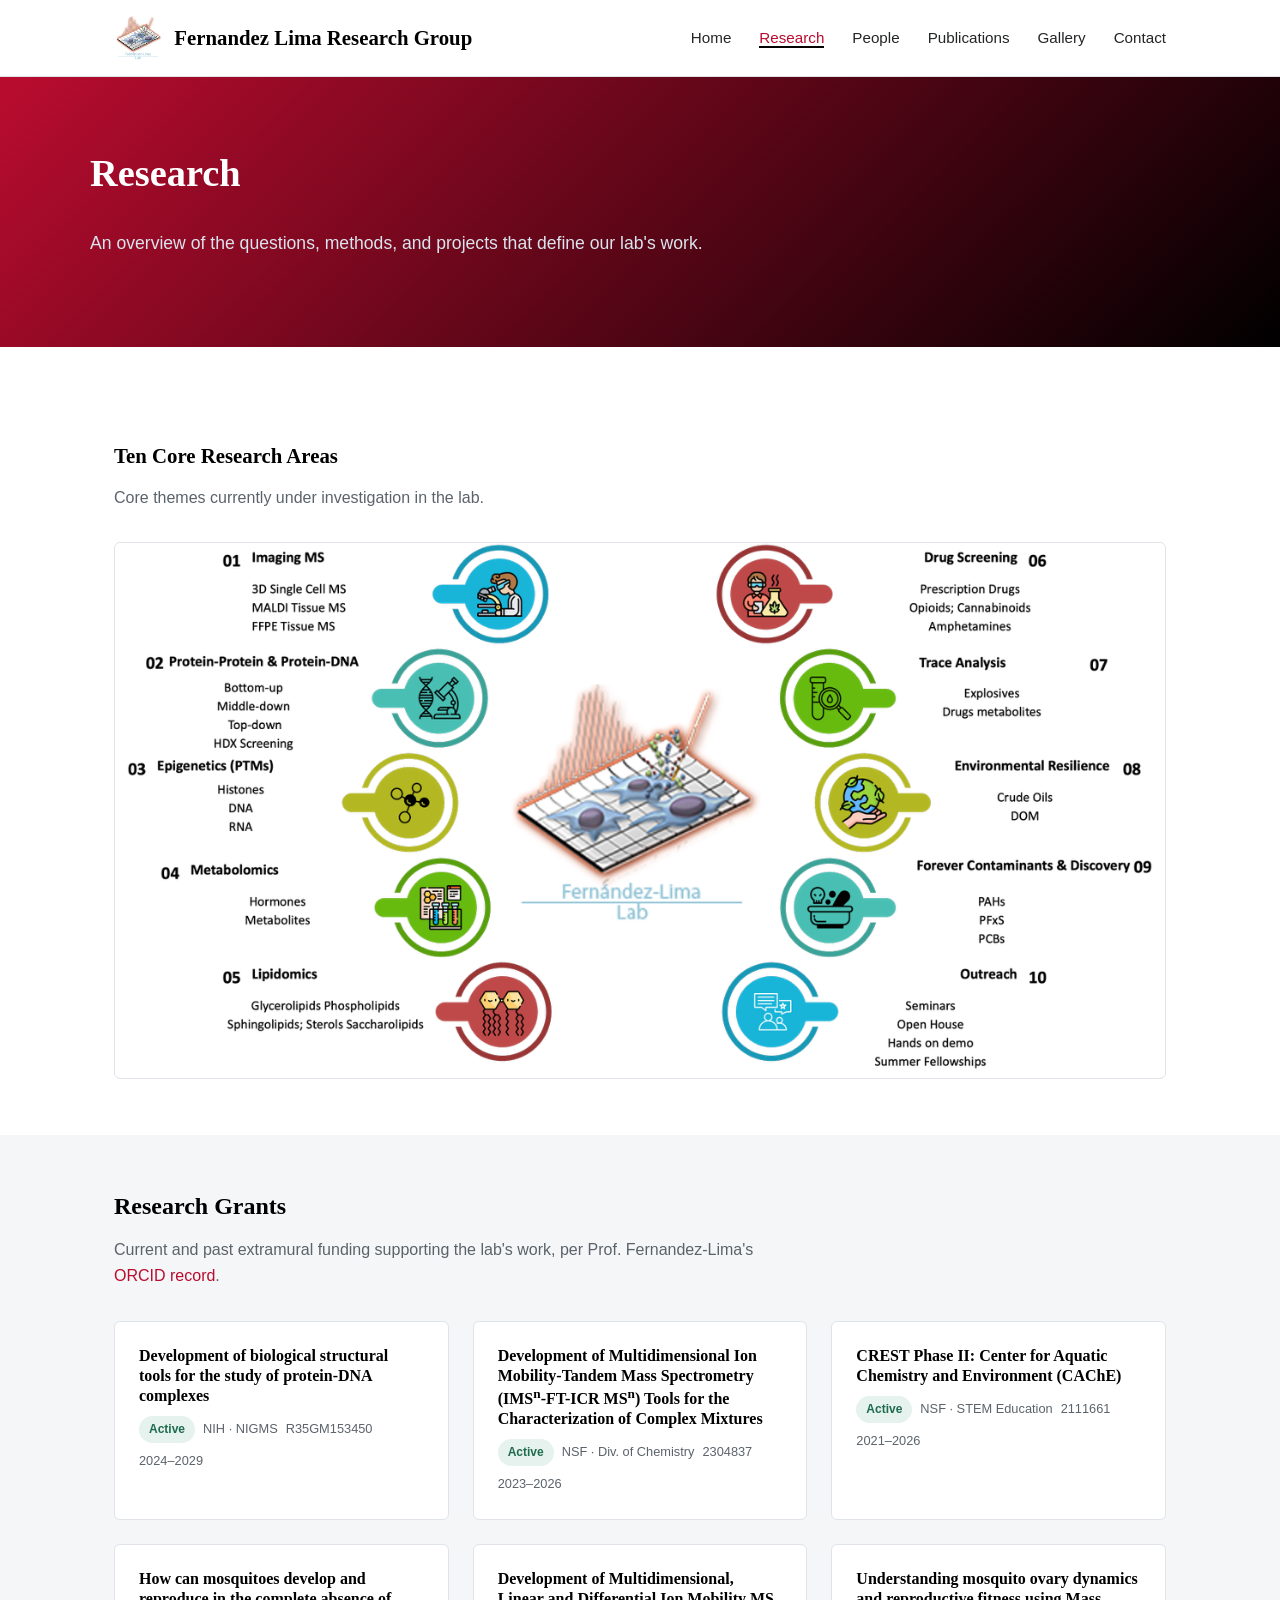
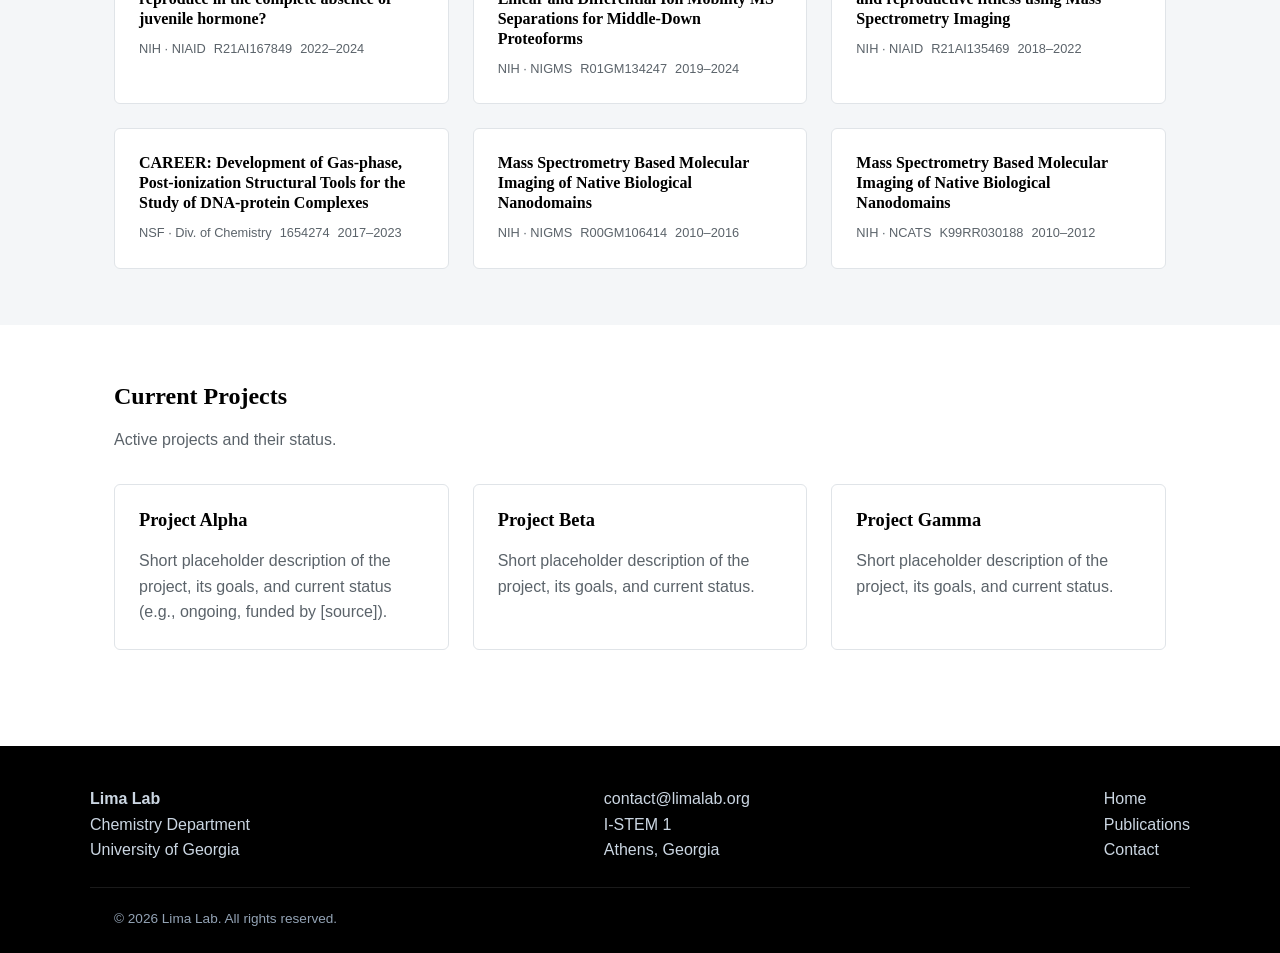
<file: research.html>
<!DOCTYPE html>
<html lang="en">
<head>
  <meta charset="UTF-8" />
  <meta name="viewport" content="width=device-width, initial-scale=1.0" />
  <title>Research — Lima Lab</title>
  <meta name="description" content="Overview of research themes and projects at Lima Lab." />
  <link rel="stylesheet" href="css/style.css" />
</head>
<body>

  <header class="site-header">
    <div class="nav-wrap">
      <a href="index.html" class="brand">
        <img src="images/logowebsite_image.png" alt="Fernández-Lima Lab logo" class="brand-mark" />
        Fernandez Lima Research Group
      </a>
      <button class="nav-toggle" aria-label="Toggle navigation" aria-expanded="false">
        <span class="nav-toggle-bar"></span>
        <span class="nav-toggle-bar"></span>
        <span class="nav-toggle-bar"></span>
      </button>
      <nav class="main-nav">
        <ul>
          <li><a href="index.html">Home</a></li>
          <li><a href="research.html" class="active">Research</a></li>
          <li><a href="people.html">People</a></li>
          <li><a href="publications.html">Publications</a></li>
          <li><a href="gallery.html">Gallery</a></li>
          <li><a href="contact.html">Contact</a></li>
        </ul>
      </nav>
    </div>
  </header>

  <section class="hero">
    <div class="hero-inner">
      <h1>Research</h1>
      <p>An overview of the questions, methods, and projects that define our lab's work.</p>
    </div>
  </section>

  <section>
    <div class="container">
      <h3 class="research-areas-heading">Ten Core Research Areas</h3>
		<p class="section-lede">Core themes currently under investigation in the lab.</p>
      <figure class="research-overview-figure">
        <img
          src="images/Research_Overview.png"
          alt="Fernandez-Lima Lab research areas overview: 01 Imaging MS (3D single-cell MS, MALDI tissue MS, FFPE tissue MS), 02 Protein-Protein &amp; Protein-DNA (bottom-up, middle-down, top-down, HDX screening), 03 Epigenetics/PTMs (histones, DNA, RNA), 04 Metabolomics (hormones, metabolites), 05 Lipidomics (glycerolipids, phospholipids, sphingolipids, sterols, saccharolipids), 06 Drug Screening (prescription drugs, opioids, cannabinoids, amphetamines), 07 Trace Analysis (explosives, drug metabolites), 08 Environmental Resilience (crude oils, dissolved organic matter), 09 Forever Contaminants &amp; Discovery (PAHs, PFAS, PCBs), 10 Outreach (seminars, open house, hands-on demos, summer fellowships)."
          loading="lazy"
        />
      </figure>
    </div>
  </section>

  <section class="alt">
    <div class="container">
      <h2 class="section-title">Research Grants</h2>
      <p class="section-lede">
        Current and past extramural funding supporting the lab's work, per Prof. Fernandez-Lima's
        <a href="https://orcid.org/0000-0002-1283-4390" target="_blank" rel="noopener">ORCID record</a>.
      </p>
      <div class="grid grid-3">
        <div class="card grant-card">
          <h3>Development of biological structural tools for the study of protein-DNA complexes</h3>
          <div class="grant-meta">
            <span class="badge badge-active">Active</span>
            <span>NIH · NIGMS</span>
            <span class="grant-number">R35GM153450</span>
            <span>2024–2029</span>
          </div>
        </div>
        <div class="card grant-card">
          <h3>Development of Multidimensional Ion Mobility-Tandem Mass Spectrometry (IMS<sup>n</sup>-FT-ICR MS<sup>n</sup>) Tools for the Characterization of Complex Mixtures</h3>
          <div class="grant-meta">
            <span class="badge badge-active">Active</span>
            <span>NSF · Div. of Chemistry</span>
            <span class="grant-number">2304837</span>
            <span>2023–2026</span>
          </div>
        </div>
        <div class="card grant-card">
          <h3>CREST Phase II: Center for Aquatic Chemistry and Environment (CAChE)</h3>
          <div class="grant-meta">
            <span class="badge badge-active">Active</span>
            <span>NSF · STEM Education</span>
            <span class="grant-number">2111661</span>
            <span>2021–2026</span>
          </div>
        </div>
        <div class="card grant-card">
          <h3>How can mosquitoes develop and reproduce in the complete absence of juvenile hormone?</h3>
          <div class="grant-meta">
            <span>NIH · NIAID</span>
            <span class="grant-number">R21AI167849</span>
            <span>2022–2024</span>
          </div>
        </div>
        <div class="card grant-card">
          <h3>Development of Multidimensional, Linear and Differential Ion Mobility MS Separations for Middle-Down Proteoforms</h3>
          <div class="grant-meta">
            <span>NIH · NIGMS</span>
            <span class="grant-number">R01GM134247</span>
            <span>2019–2024</span>
          </div>
        </div>
        <div class="card grant-card">
          <h3>Understanding mosquito ovary dynamics and reproductive fitness using Mass Spectrometry Imaging</h3>
          <div class="grant-meta">
            <span>NIH · NIAID</span>
            <span class="grant-number">R21AI135469</span>
            <span>2018–2022</span>
          </div>
        </div>
        <div class="card grant-card">
          <h3>CAREER: Development of Gas-phase, Post-ionization Structural Tools for the Study of DNA-protein Complexes</h3>
          <div class="grant-meta">
            <span>NSF · Div. of Chemistry</span>
            <span class="grant-number">1654274</span>
            <span>2017–2023</span>
          </div>
        </div>
        <div class="card grant-card">
          <h3>Mass Spectrometry Based Molecular Imaging of Native Biological Nanodomains</h3>
          <div class="grant-meta">
            <span>NIH · NIGMS</span>
            <span class="grant-number">R00GM106414</span>
            <span>2010–2016</span>
          </div>
        </div>
        <div class="card grant-card">
          <h3>Mass Spectrometry Based Molecular Imaging of Native Biological Nanodomains</h3>
          <div class="grant-meta">
            <span>NIH · NCATS</span>
            <span class="grant-number">K99RR030188</span>
            <span>2010–2012</span>
          </div>
        </div>
      </div>
    </div>
  </section>

  <section>
    <div class="container">
      <h2 class="section-title">Current Projects</h2>
      <p class="section-lede">Active projects and their status.</p>
      <div class="grid grid-3">
        <div class="card">
          <h3>Project Alpha</h3>
          <p>Short placeholder description of the project, its goals, and current status (e.g., ongoing, funded by [source]).</p>
        </div>
        <div class="card">
          <h3>Project Beta</h3>
          <p>Short placeholder description of the project, its goals, and current status.</p>
        </div>
        <div class="card">
          <h3>Project Gamma</h3>
          <p>Short placeholder description of the project, its goals, and current status.</p>
        </div>
      </div>
    </div>
  </section>

  <footer class="site-footer">
    <div class="footer-inner">
      <div>
        <strong>Lima Lab</strong><br />
        Chemistry Department<br />
        University of Georgia
      </div>
      <div>
        <a href="mailto:contact@limalab.org">contact@limalab.org</a><br />
        I-STEM 1<br />
        Athens, Georgia
      </div>
      <div>
        <a href="index.html">Home</a><br />
        <a href="publications.html">Publications</a><br />
        <a href="contact.html">Contact</a>
      </div>
    </div>
    <div class="footer-bottom container">
      &copy; 2026 Lima Lab. All rights reserved.
    </div>
  </footer>

  <script src="js/main.js"></script>
</body>
</html>
</file>
<file: css/style.css>
/* ===== Variables ===== */
:root {
  --color-primary: #ba0c2f;
  --color-primary-dark: #000000;
  --color-accent: #000000;
  --color-bg: #ffffff;
  --color-bg-alt: #f4f6f8;
  --color-text: #232527;
  --color-text-muted: #5b636a;
  --color-border: #e0e4e8;
  --max-width: 1100px;
  --radius: 6px;
  --font-body: -apple-system, BlinkMacSystemFont, "Segoe UI", Helvetica, Arial, sans-serif;
  --font-heading: Georgia, "Times New Roman", serif;
}

/* ===== Reset ===== */
* {
  box-sizing: border-box;
}

html {
  scroll-behavior: smooth;
}

body {
  margin: 0;
  font-family: var(--font-body);
  color: var(--color-text);
  background: var(--color-bg);
  line-height: 1.6;
}

img {
  max-width: 100%;
  display: block;
}

a {
  color: var(--color-primary);
  text-decoration: none;
}

a:hover {
  text-decoration: underline;
}

h1, h2, h3, h4 {
  font-family: var(--font-heading);
  color: var(--color-primary-dark);
  line-height: 1.25;
  margin-top: 0;
}

.container {
  max-width: var(--max-width);
  margin: 0 auto;
  padding: 0 24px;
}

/* ===== Header ===== */
.site-header {
  background: var(--color-bg);
  border-bottom: 1px solid var(--color-border);
  position: sticky;
  top: 0;
  z-index: 100;
}

.nav-wrap {
  display: flex;
  align-items: center;
  justify-content: space-between;
  padding: 16px 24px;
  max-width: var(--max-width);
  margin: 0 auto;
}

.brand {
  display: flex;
  align-items: center;
  gap: 12px;
  font-family: var(--font-heading);
  font-size: 1.3rem;
  font-weight: bold;
  color: var(--color-primary-dark);
}

.brand:hover {
  text-decoration: none;
}

.brand-mark {
  height: 44px;
  width: auto;
  flex-shrink: 0;
}

.nav-toggle {
  display: none;
  background: none;
  border: 1px solid var(--color-border);
  border-radius: var(--radius);
  padding: 8px 10px;
  cursor: pointer;
}

.nav-toggle-bar {
  display: block;
  width: 20px;
  height: 2px;
  background: var(--color-text);
  margin: 4px 0;
}

.main-nav ul {
  list-style: none;
  display: flex;
  gap: 28px;
  margin: 0;
  padding: 0;
}

.main-nav a {
  color: var(--color-text);
  font-size: 0.95rem;
  font-weight: 500;
}

.main-nav a.active,
.main-nav a:hover {
  color: var(--color-primary);
  text-decoration: none;
  border-bottom: 2px solid var(--color-accent);
}

/* ===== Hero ===== */
.hero {
  background: linear-gradient(135deg, var(--color-primary) 0%, var(--color-primary-dark) 100%);
  color: #fff;
  padding: 72px 24px;
}

.hero-inner {
  max-width: var(--max-width);
  margin: 0 auto;
}

.hero h1 {
  color: #fff;
  font-size: 2.4rem;
  max-width: 720px;
}

.hero p {
  max-width: 640px;
  font-size: 1.1rem;
  color: #dbe4ee;
}

.hero .btn {
  margin-top: 12px;
}

/* ===== Buttons ===== */
.btn {
  display: inline-block;
  background: var(--color-accent);
  color: #fff;
  padding: 10px 22px;
  border-radius: var(--radius);
  font-weight: 600;
  border: none;
  cursor: pointer;
}

.btn:hover {
  background: #2a2a2a;
  text-decoration: none;
}

.btn-outline {
  background: transparent;
  border: 1px solid #fff;
  color: #fff;
}

.btn-outline:hover {
  background: rgba(255, 255, 255, 0.1);
}

/* ===== Sections ===== */
section {
  padding: 56px 0;
}

section.alt {
  background: var(--color-bg-alt);
}

.section-title {
  margin-bottom: 8px;
}

.section-lede {
  color: var(--color-text-muted);
  max-width: 640px;
  margin-bottom: 32px;
}

/* ===== Cards / Grids ===== */
.grid {
  display: grid;
  gap: 24px;
}

.grid-3 {
  grid-template-columns: repeat(3, 1fr);
}

.grid-2 {
  grid-template-columns: repeat(2, 1fr);
}

.card {
  background: #fff;
  border: 1px solid var(--color-border);
  border-radius: var(--radius);
  padding: 24px;
}

.card h3 {
  margin-bottom: 8px;
  font-size: 1.15rem;
}

.card p {
  color: var(--color-text-muted);
  margin-bottom: 0;
}

/* Research areas overview figure */
.research-areas-heading {
  margin-top: 40px;
  margin-bottom: 16px;
  font-size: 1.3rem;
}

.research-overview-figure {
  margin: 0;
  text-align: center;
}

.research-overview-figure img {
  max-width: 100%;
  height: auto;
  border: 1px solid var(--color-border);
  border-radius: var(--radius);
  background: #fff;
}

/* ===== People ===== */
.person-card {
  text-align: center;
}

.avatar-placeholder {
  width: 120px;
  height: 120px;
  border-radius: 50%;
  background: var(--color-bg-alt);
  border: 1px solid var(--color-border);
  margin: 0 auto 16px;
  display: flex;
  align-items: center;
  justify-content: center;
  color: var(--color-text-muted);
  font-size: 0.85rem;
}

.avatar-photo {
  width: 120px;
  height: 120px;
  border-radius: 50%;
  object-fit: cover;
  border: 1px solid var(--color-border);
  margin: 0 auto 16px;
  flex-shrink: 0;
  display: block;
}

.person-role {
  color: var(--color-accent);
  font-size: 0.85rem;
  font-weight: 600;
  text-transform: uppercase;
  letter-spacing: 0.03em;
  margin-bottom: 8px;
}

.person-pi {
  display: flex;
  align-items: flex-start;
  gap: 40px;
  text-align: left;
  width: 100%;
  padding: 40px;
}

.person-pi-media {
  display: flex;
  flex-direction: column;
  align-items: center;
  gap: 16px;
  flex-shrink: 0;
}

.person-pi .avatar-placeholder,
.person-pi .avatar-photo {
  width: 200px;
  height: 200px;
  margin: 0;
  flex-shrink: 0;
  font-size: 0.95rem;
}

.person-pi h3 {
  font-size: 1.6rem;
}

.person-pi p {
  color: var(--color-text-muted);
  max-width: 640px;
}

@media (max-width: 640px) {
  .person-pi {
    flex-direction: column;
    text-align: center;
    padding: 28px;
  }
}

.contact-links {
  display: flex;
  flex-direction: row;
  justify-content: center;
  align-items: center;
  gap: 14px;
  margin-top: 12px;
}

.social-link {
  display: inline-flex;
  align-items: center;
  justify-content: center;
  color: var(--color-primary);
}

.contact-links .social-link {
  margin-top: 0;
}

.social-link:hover {
  opacity: 0.7;
}

.social-icon {
  width: 20px;
  height: 20px;
  fill: currentColor;
  flex-shrink: 0;
}

/* ===== Flip Cards ===== */
.flip-card {
  perspective: 1200px;
}

.flip-card-inner {
  position: relative;
  width: 100%;
  min-height: 360px;
  transition: transform 0.6s;
  transform-style: preserve-3d;
  cursor: pointer;
}

.flip-card.flipped .flip-card-inner {
  transform: rotateY(180deg);
}

.flip-card-front,
.flip-card-back {
  position: absolute;
  inset: 0;
  backface-visibility: hidden;
  -webkit-backface-visibility: hidden;
  background: #fff;
  border: 1px solid var(--color-border);
  border-radius: var(--radius);
  padding: 24px;
  text-align: center;
  display: flex;
  flex-direction: column;
  align-items: center;
}

.flip-card-front {
  justify-content: center;
}

.flip-card-back {
  transform: rotateY(180deg);
  overflow-y: auto;
  justify-content: flex-start;
}

.flip-card-back p {
  color: var(--color-text-muted);
  font-size: 0.88rem;
  text-align: left;
}

.flip-hint {
  margin-top: 14px;
  font-size: 0.78rem;
  color: var(--color-text-muted);
  font-style: italic;
}

.flip-back-hint {
  margin-top: auto;
  padding-top: 10px;
  font-size: 0.78rem;
  color: var(--color-text-muted);
  font-style: italic;
}

.flip-card:focus-visible .flip-card-inner {
  outline: 2px solid var(--color-primary);
  outline-offset: 4px;
}

/* ===== Gallery / Carousel ===== */
.carousel {
  max-width: 800px;
  margin: 0 auto;
  border-radius: var(--radius);
  overflow: hidden;
  background: var(--color-bg-alt);
}

.carousel-viewport {
  position: relative;
  overflow: hidden;
}

.carousel-track {
  display: flex;
  transition: transform 0.4s ease;
}

.carousel-slide {
  flex: 0 0 100%;
}

.carousel-slide img {
  width: 100%;
  aspect-ratio: 16 / 10;
  object-fit: cover;
  display: block;
}

.gallery-placeholder {
  width: 100%;
  aspect-ratio: 16 / 10;
  background: var(--color-bg-alt);
  border: 1px solid var(--color-border);
  display: flex;
  align-items: center;
  justify-content: center;
  color: var(--color-text-muted);
  font-size: 0.95rem;
}

.carousel-caption {
  padding: 16px 20px;
  color: var(--color-text-muted);
  font-size: 0.9rem;
  border-top: 1px solid var(--color-border);
  background: #fff;
}

.carousel-btn {
  position: absolute;
  top: 0;
  bottom: 0;
  width: 52px;
  border: none;
  background: rgba(0, 0, 0, 0.35);
  color: #fff;
  font-size: 1.6rem;
  cursor: pointer;
  display: flex;
  align-items: center;
  justify-content: center;
  transition: background 0.2s ease;
}

.carousel-btn:hover {
  background: rgba(0, 0, 0, 0.55);
}

.carousel-prev {
  left: 0;
}

.carousel-next {
  right: 0;
}

.carousel-dots {
  display: flex;
  justify-content: center;
  gap: 10px;
  padding: 16px 20px 20px;
  background: #fff;
}

.carousel-dot {
  width: 10px;
  height: 10px;
  border-radius: 50%;
  border: 1px solid var(--color-primary);
  background: transparent;
  padding: 0;
  cursor: pointer;
}

.carousel-dot.active {
  background: var(--color-primary);
}

@media (max-width: 640px) {
  .carousel-btn {
    width: 40px;
    font-size: 1.3rem;
  }
}

/* ===== Publications ===== */
.pub-list {
  list-style: none;
  padding: 0;
  margin: 0;
}

.pub-item {
  border-bottom: 1px solid var(--color-border);
  padding: 20px 0;
}

.pub-item:first-child {
  padding-top: 0;
}

.pub-item .pub-year {
  display: inline-block;
  background: var(--color-bg-alt);
  color: var(--color-text-muted);
  font-size: 0.8rem;
  padding: 2px 8px;
  border-radius: 4px;
  margin-bottom: 8px;
}

.pub-item h3 {
  font-size: 1.05rem;
  margin-bottom: 4px;
}

.pub-item .pub-authors,
.pub-item .pub-venue {
  color: var(--color-text-muted);
  font-size: 0.92rem;
  margin: 0;
}

.filter-bar {
  display: flex;
  gap: 10px;
  flex-wrap: wrap;
  margin-bottom: 28px;
}

.filter-btn {
  background: #fff;
  border: 1px solid var(--color-border);
  border-radius: 999px;
  padding: 6px 16px;
  font-size: 0.85rem;
  cursor: pointer;
}

.filter-btn.active,
.filter-btn:hover {
  background: var(--color-primary);
  color: #fff;
  border-color: var(--color-primary);
}

.filter-count {
  opacity: 0.7;
  font-variant-numeric: tabular-nums;
}

/* Category tags — aligned with the lab's 10 core research areas, plus a legacy
   "Foundational Physics & Instrumentation" bucket for pre-2013 papers */
:root {
  --cat-imaging: #1f8fb0;
  --cat-protein: #178a82;
  --cat-epigenetics: #8a8f1f;
  --cat-metabolomics: #4a8f3c;
  --cat-lipidomics: #8c2f3d;
  --cat-drug: #ba0c2f;
  --cat-trace: #2f8f52;
  --cat-environmental: #a98f2b;
  --cat-contaminants: #2f8f7a;
  --cat-outreach: #3b6e8f;
  --cat-physics: #6b6f76;
}

.pub-item h3 {
  font-size: 1.05rem;
  margin-bottom: 6px;
}

.pub-item h3 a {
  color: var(--color-primary-dark);
}

.pub-item h3 a:hover {
  color: var(--color-primary);
}

.pub-tags {
  display: flex;
  flex-wrap: wrap;
  align-items: center;
  gap: 8px;
  margin-top: 10px;
}

.tag {
  display: inline-flex;
  align-items: center;
  gap: 6px;
  font-size: 0.75rem;
  font-weight: 600;
  padding: 4px 10px;
  border-radius: 999px;
  background: color-mix(in srgb, var(--tag-color) 12%, #fff);
  color: var(--tag-color);
}

.tag-dot {
  width: 6px;
  height: 6px;
  border-radius: 50%;
  background: var(--tag-color);
  flex-shrink: 0;
}

.tag-imaging { --tag-color: var(--cat-imaging); }
.tag-protein { --tag-color: var(--cat-protein); }
.tag-epigenetics { --tag-color: var(--cat-epigenetics); }
.tag-metabolomics { --tag-color: var(--cat-metabolomics); }
.tag-lipidomics { --tag-color: var(--cat-lipidomics); }
.tag-drug { --tag-color: var(--cat-drug); }
.tag-trace { --tag-color: var(--cat-trace); }
.tag-environmental { --tag-color: var(--cat-environmental); }
.tag-contaminants { --tag-color: var(--cat-contaminants); }
.tag-outreach { --tag-color: var(--cat-outreach); }
.tag-physics { --tag-color: var(--cat-physics); }

.badge {
  display: inline-flex;
  align-items: center;
  font-size: 0.75rem;
  font-weight: 600;
  padding: 4px 10px;
  border-radius: 999px;
}

.badge-oa {
  background: #e5f2ed;
  color: #1f6b4f;
}

.badge-preprint {
  background: var(--color-bg-alt);
  color: var(--color-text-muted);
}

.badge-active {
  background: #e5f2ed;
  color: #1f6b4f;
}

/* Research grants */
.grant-card h3 {
  font-size: 1rem;
}

.grant-meta {
  display: flex;
  flex-wrap: wrap;
  align-items: center;
  gap: 8px;
  margin-top: 10px;
  font-size: 0.8rem;
  color: var(--color-text-muted);
}

.grant-number {
  font-variant-numeric: tabular-nums;
}

.empty-state {
  display: none;
  padding: 40px 24px;
  text-align: center;
  color: var(--color-text-muted);
  background: var(--color-bg-alt);
  border: 1px solid var(--color-border);
  border-radius: var(--radius);
}

.empty-state.show {
  display: block;
}

/* ===== News ===== */
.news-item {
  display: grid;
  grid-template-columns: 120px 1fr;
  gap: 24px;
  padding: 24px 0;
  border-bottom: 1px solid var(--color-border);
}

.news-date {
  color: var(--color-text-muted);
  font-size: 0.85rem;
  font-weight: 600;
}

/* ===== Contact ===== */
.contact-grid {
  display: grid;
  grid-template-columns: 1fr 1fr;
  gap: 40px;
}

.contact-form label {
  display: block;
  font-weight: 600;
  margin-bottom: 6px;
  font-size: 0.9rem;
}

.contact-form input,
.contact-form textarea {
  width: 100%;
  padding: 10px 12px;
  border: 1px solid var(--color-border);
  border-radius: var(--radius);
  margin-bottom: 18px;
  font-family: inherit;
  font-size: 0.95rem;
}

.contact-form textarea {
  min-height: 140px;
  resize: vertical;
}

.contact-info p {
  margin: 0 0 12px;
}

.map-placeholder {
  margin-top: 20px;
  background: var(--color-bg-alt);
  border: 1px solid var(--color-border);
  border-radius: var(--radius);
  height: 220px;
  display: flex;
  align-items: center;
  justify-content: center;
  color: var(--color-text-muted);
}

/* ===== Footer ===== */
.site-footer {
  background: var(--color-primary-dark);
  color: #cbd6e2;
  padding: 40px 24px 24px;
  margin-top: 40px;
}

.footer-inner {
  max-width: var(--max-width);
  margin: 0 auto;
  display: flex;
  justify-content: space-between;
  flex-wrap: wrap;
  gap: 24px;
}

.site-footer a {
  color: #cbd6e2;
}

.footer-bottom {
  max-width: var(--max-width);
  margin: 24px auto 0;
  padding-top: 20px;
  border-top: 1px solid rgba(255, 255, 255, 0.1);
  font-size: 0.85rem;
  color: #93a3b5;
}

/* ===== Responsive ===== */
@media (max-width: 800px) {
  .grid-3 {
    grid-template-columns: 1fr 1fr;
  }
  .contact-grid {
    grid-template-columns: 1fr;
  }
}

@media (max-width: 640px) {
  .nav-toggle {
    display: block;
  }

  .main-nav {
    display: none;
    width: 100%;
  }

  .main-nav.open {
    display: block;
  }

  .nav-wrap {
    flex-wrap: wrap;
  }

  .main-nav ul {
    flex-direction: column;
    gap: 0;
    padding-top: 12px;
  }

  .main-nav a {
    display: block;
    padding: 12px 0;
    border-bottom: 1px solid var(--color-border);
  }

  .grid-3,
  .grid-2 {
    grid-template-columns: 1fr;
  }

  .news-item {
    grid-template-columns: 1fr;
    gap: 6px;
  }

  .hero h1 {
    font-size: 1.8rem;
  }
}
</file>
